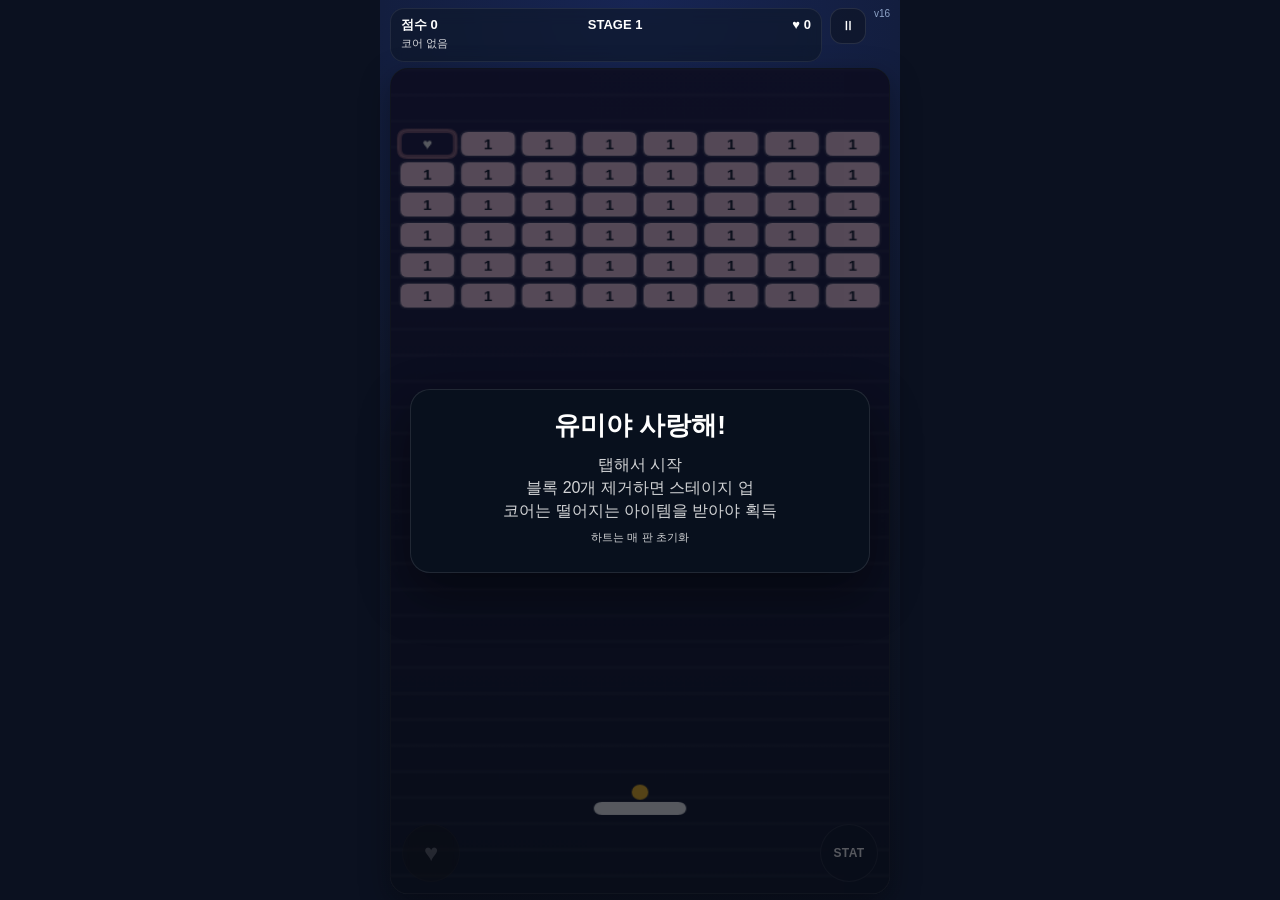
<file: index.html>
<!DOCTYPE html>
<html lang="ko">
<head>
<meta charset="utf-8" />
<meta name="viewport" content="width=device-width,initial-scale=1,viewport-fit=cover,user-scalable=no" />
<title>유미 벽돌깨기</title>
<meta name="theme-color" content="#0f172a" />
<meta name="apple-mobile-web-app-capable" content="yes" />
<meta name="apple-mobile-web-app-status-bar-style" content="black-translucent" />
<meta name="apple-mobile-web-app-title" content="유미 벽돌깨기" />
<link rel="manifest" href="./manifest.json?v=18" />
<link rel="apple-touch-icon" href="./apple-touch-icon.png?v=18" />
<style>
  :root{--bg:#0f172a;--bg2:#111827;--panel:rgba(15,23,42,0.66);--line:rgba(255,255,255,0.10);--text:#ffffff;--muted:rgba(255,255,255,0.82);--accent:#7dd3fc;--heart:#fb7185;--warn:#f59e0b;--danger:#ef4444;}
  *{box-sizing:border-box;-webkit-tap-highlight-color:transparent}
  html,body{margin:0;height:100%;background:#0b1120;color:var(--text);font-family:-apple-system,BlinkMacSystemFont,'Segoe UI',Roboto,sans-serif;overflow:hidden}
  body{display:flex;justify-content:center;align-items:stretch}
  .app{position:relative;width:100%;max-width:520px;height:100vh;display:flex;flex-direction:column;padding:8px 10px calc(env(safe-area-inset-bottom) + 6px);background:radial-gradient(circle at top,#172554 0%,#0f172a 55%,#0b1120 100%)}
  .topbar{display:grid;grid-template-columns:1fr auto auto;gap:8px;align-items:start;margin-bottom:6px}
  .hud{background:var(--panel);border:1px solid rgba(255,255,255,0.08);border-radius:14px;padding:8px 10px;line-height:1.25;min-height:54px;backdrop-filter:blur(8px)}
  .hud .row{display:flex;justify-content:space-between;gap:10px;font-weight:700;font-size:13px}
  .hud .sub{margin-top:4px;font-size:11px;color:var(--muted);min-height:16px;white-space:nowrap;overflow:hidden;text-overflow:ellipsis}
  .miniBtn{width:36px;height:36px;border-radius:12px;border:1px solid rgba(255,255,255,0.1);background:rgba(15,23,42,0.78);color:var(--text);font-weight:900;font-size:12px}
  .miniBtn:active{transform:scale(.97)}
  .gameWrap{position:relative;flex:1;min-height:0}
  canvas{display:block;width:100%;height:100%;border-radius:18px;border:1px solid #ffffff18;background:linear-gradient(180deg,#111827 0%,#0b1220 100%);box-shadow:0 10px 30px rgba(0,0,0,.35);touch-action:none}
  .corner{position:absolute;bottom:12px;width:58px;height:58px;border-radius:50%;display:flex;align-items:center;justify-content:center;border:1px solid var(--line);background:var(--panel);backdrop-filter:blur(6px);font-size:24px;font-weight:900;color:var(--text)}
  .corner.left{left:12px}
  .corner.right{right:12px;font-size:12px;letter-spacing:.4px}
  .corner.disabled{opacity:.35;filter:grayscale(1)}
  .overlay{position:absolute;inset:0;background:rgba(6,10,18,.68);display:none;align-items:center;justify-content:center;padding:16px;border-radius:18px}
  .overlay.show{display:flex}
  .panel{width:min(100%,460px);background:#09111ef0;border:1px solid var(--line);border-radius:20px;padding:18px;box-shadow:0 20px 50px rgba(0,0,0,.45)}
  .panel h2{margin:0 0 10px;font-size:26px;text-align:center}
  .panel p{margin:8px 0;color:var(--muted);text-align:center;line-height:1.45}
  .cards{display:grid;grid-template-columns:repeat(3,1fr);gap:10px;margin-top:14px}
  .card{border:1px solid var(--line);border-radius:16px;padding:12px;background:#132238;min-height:146px;display:flex;flex-direction:column;gap:6px;justify-content:space-between}
  .card.off{opacity:.42;filter:grayscale(.6)}
  .cost{font-size:12px;color:#ffd1dc;font-weight:800}
  .name{font-size:18px;font-weight:900}
  .desc{font-size:12px;color:var(--muted);line-height:1.3;white-space:pre-line}
  .delta{font-size:11px;color:#cde8ff}
  .buy{padding:8px 0;border:none;border-radius:12px;font-weight:900;background:#38bdf8;color:#062339}
  .closeRow{display:flex;justify-content:center;margin-top:12px}
  .closeBtn{padding:10px 18px;border:none;border-radius:12px;font-weight:900;background:#1f2937;color:var(--text);border:1px solid var(--line)}
  .stateList{display:grid;grid-template-columns:1fr 1fr;gap:8px 12px;font-size:13px;color:#dbeafe;margin-top:8px}
  .stateList div{padding:8px 10px;background:#112033;border-radius:12px;border:1px solid #ffffff12}
  .small{font-size:11px;color:var(--muted);text-align:center;margin-top:8px}
</style>
</head>
<body>
<div class="app">
  <div class="topbar">
    <div class="hud" id="hudMain">
      <div class="row"><span id="scoreText">점수 0</span><span id="stageText">STAGE 1</span><span id="heartText">♥ 0</span></div>
      <div class="sub" id="coreText">코어 없음</div>
    </div>
    <button class="miniBtn" id="pauseBtn">Ⅱ</button>
    <div style="display:flex;align-items:center;justify-content:center;font-size:10px;color:#8ea3c7">v16</div>
  </div>
  <div class="gameWrap">
    <canvas id="game" width="420" height="760"></canvas>
    <button class="corner left disabled" id="shopBtn">♥</button>
    <button class="corner right" id="statusBtn">STAT</button>

    <div class="overlay show" id="startOverlay"><div class="panel"><h2>유미야 사랑해!</h2><p>탭해서 시작<br>블록 20개 제거하면 스테이지 업<br>코어는 떨어지는 아이템을 받아야 획득</p><p class="small">하트는 매 판 초기화</p></div></div>
    <div class="overlay" id="messageOverlay"><div class="panel"><h2 id="messageTitle">유미야 사랑해!</h2><p id="messageBody">탭해서 계속</p></div></div>
    <div class="overlay" id="shopOverlay"><div class="panel"><h2>상점</h2><p>카드 1장 선택 시 즉시 적용되고 게임이 계속 진행돼.</p><div class="cards" id="cards"></div><div class="closeRow"><button class="closeBtn" id="shopCloseBtn">닫기</button></div></div></div>
    <div class="overlay" id="statusOverlay"><div class="panel"><h2>상태</h2><div class="stateList" id="stateList"></div><div class="closeRow"><button class="closeBtn" id="statusCloseBtn">닫기</button></div></div></div>
  </div>
</div>
<script>
(() => {
'use strict';
const VERSION = 'v16';
const canvas = document.getElementById('game');
const ctx = canvas.getContext('2d');
const W = canvas.width, H = canvas.height;
const shopBtn = document.getElementById('shopBtn');
const statusBtn = document.getElementById('statusBtn');
const pauseBtn = document.getElementById('pauseBtn');
const overlays = {
  start: document.getElementById('startOverlay'),
  msg: document.getElementById('messageOverlay'),
  shop: document.getElementById('shopOverlay'),
  status: document.getElementById('statusOverlay'),
};
const messageTitle = document.getElementById('messageTitle');
const messageBody = document.getElementById('messageBody');
const scoreText = document.getElementById('scoreText');
const stageText = document.getElementById('stageText');
const heartText = document.getElementById('heartText');
const coreText = document.getElementById('coreText');
const cardsBox = document.getElementById('cards');
const stateList = document.getElementById('stateList');
document.getElementById('shopCloseBtn').onclick = () => closeShop();
document.getElementById('statusCloseBtn').onclick = () => toggleStatus(false);

const CFG = {
  cols: 8,
  brickGap: 6,
  brickH: 22,
  topMargin: 58,
  side: 8,
  paddleY: H - 84,
  basePaddleW: 78,
  basePaddleH: 12,
  ballR: 7,
  coreDropChance: 0.017,
  coreDropVy: 1.9,
  heartEveryRows: 5,
  coreMaxLv: 10,
  coreLineInterval: 7000,
  bossDebuffInterval: 2000,
};
CFG.brickW = (W - CFG.side * 2 - CFG.brickGap * (CFG.cols - 1)) / CFG.cols;
CFG.rowPitch = CFG.brickH + CFG.brickGap;

const THEMES = [
  { top: '#1e1b4b', bottom: '#0f172a', block: '#f472b6', number: '#fbcfe8', boss: '#fb7185', accent: '#f9a8d4', line: '#fdf2f8' },
  { top: '#082f49', bottom: '#0f172a', block: '#38bdf8', number: '#bae6fd', boss: '#60a5fa', accent: '#7dd3fc', line: '#e0f2fe' },
  { top: '#312e81', bottom: '#0f172a', block: '#a78bfa', number: '#ddd6fe', boss: '#c084fc', accent: '#c4b5fd', line: '#f5f3ff' },
  { top: '#3f1d2e', bottom: '#0f172a', block: '#fb7185', number: '#fecdd3', boss: '#f97316', accent: '#fda4af', line: '#fff1f2' },
  { top: '#1f2937', bottom: '#0f172a', block: '#f8fafc', number: '#cbd5e1', boss: '#f59e0b', accent: '#fde68a', line: '#ffffff' }
];
function theme(){ return THEMES[Math.floor((state.stage - 1) / 10) % THEMES.length]; }


let state;

function resetState() {
  state = {
    running: false,
    paused: false,
    gameOver: false,
    gameOverPhase: 0,
    score: 0,
    stage: 1,
    killsInStage: 0,
    destroyedTotal: 0,
    rowsAdded: 0,
    hearts: 0,
    heartsSinceShop: 0,
    shopReady: false,
    coreLevels: { triangle: 0, long: 0, vlight: 0, hlight: 0 },
    upgrades: {
      crit: 0,
      attack: 1,
      maxBallBonus: 0,
      bomb: false,
      speed: 0,
      giantCard: 0,
      leftDrone: 0,
      rightDrone: 0,
      shields: 0,
    },
    balls: [],
    blocks: [],
    coreDrops: [],
    debuffs: [],
    projectiles: [],
    effects: [],
    texts: [],
    boss: null,
    bossIndex: 0,
    nextVlight: 0,
    nextHlight: 0,
    nextBossDebuff: 0,
    rowsTimer: 0,
    overlayMode: 'start',
    stageBossSpawnedFor: 0,
    heartRowsCounter: 0,
    dragActive: false,
    pointerX: W/2,
    shopCards: [],
  };

  const paddleScale = longScale();
  state.paddle = { x: W/2 - (CFG.basePaddleW*paddleScale)/2, y: CFG.paddleY, w: CFG.basePaddleW*paddleScale, h: CFG.basePaddleH };
  state.balls.push(makeBall(state.paddle.x + state.paddle.w/2, state.paddle.y - CFG.ballR - 2, 0, 0, true, 1));
  spawnInitialRows();
  updateHUD();
  showOverlay('start');
}

function makeBall(x,y,vx,vy,held=false,sizeMult=1){
  return {x,y,vx,vy,held,r:CFG.ballR*sizeMult,sizeMult, bombHits:0,bombReady:false};
}

function cloneBallFrom(ball, angle, speed){
  return makeBall(ball.x, ball.y, Math.cos(angle)*speed, Math.sin(angle)*speed, false, ball.sizeMult);
}

function longScale(){
  const lv = state?.coreLevels.long || 0;
  return 1 + (lv/10)*3; // lv10 => 4x
}

function triangleOutputs(){
  return 1 + (state.coreLevels.triangle||0);
}

function maxBalls(){
  const tri = state.coreLevels.triangle;
  const base = tri > 0 ? tri + 1 : 2;
  return base + state.upgrades.maxBallBonus;
}

function ballSpeed(){
  return 4.7 + state.upgrades.speed * 0.5;
}

function critChance(){ return Math.min(0.8, state.upgrades.crit * 0.05); }
function lineCount(type){
  const lv = state.coreLevels[type];
  if (lv >= 10) return 5;
  if (lv >= 7) return 4;
  if (lv >= 5) return 3;
  if (lv >= 3) return 2;
  if (lv >= 1) return 1;
  return 0;
}
function rowInterval(stage){
  if (stage >= 250) return 500;
  if (stage >= 200) return 700;
  if (stage >= 100) return 1000;
  if (stage >= 70) return 2000;
  if (stage >= 50) return 3000;
  if (stage >= 40) return 4000;
  if (stage >= 30) return 5000;
  if (stage >= 20) return 6000;
  if (stage >= 10) return 7000;
  return 8000;
}

function showOverlay(which){
  for (const k in overlays) overlays[k].classList.remove('show');
  if (which && overlays[which]) overlays[which].classList.add('show');
  state.overlayMode = which || null;
}

function addText(text,x,y,color='#fff',life=900,size=14){ state.texts.push({text,x,y,life,max:life,color,size}); }
function addEffect(obj){ state.effects.push(obj); }

function damageFloat(x,y,dmg,isCrit=false){
  addText((isCrit?'CRIT ':'') + (Math.round(dmg*100)/100), x, y, isCrit ? '#ff4d4f' : '#f8fafc', 750, isCrit?16:13);
}

function updateHUD(){
  scoreText.textContent = '점수 ' + state.score;
  stageText.textContent = 'STAGE ' + state.stage;
  heartText.textContent = '♥ ' + state.hearts;
  const c = state.coreLevels;
  const parts = [];
  if (c.triangle) parts.push('△ Lv' + c.triangle);
  if (c.long) parts.push('━ Lv' + c.long);
  if (c.vlight) parts.push('│⚡ Lv' + c.vlight);
  if (c.hlight) parts.push('─⚡ Lv' + c.hlight);
  if (!parts.length) parts.push('코어 없음');
  const fusion = [];
  if (state.upgrades.shields) fusion.push('실드 ' + state.upgrades.shields);
  if (state.upgrades.bomb) fusion.push('폭탄');
  coreText.textContent = parts.join(' · ') + (fusion.length ? ' | ' + fusion.join(' · ') : '');
  const ready = state.hearts >= 5 && state.heartsSinceShop >= 5;
  shopBtn.classList.toggle('disabled', !ready);
}

function strongestTierInfo(stage){
  if (stage === 1) return { base:1, strong:1, count:0 };
  const strong = 2 + Math.floor((stage - 2) / 6);
  const progress = ((stage - 2) % 6) + 1; //1..6
  const count = progress < 6 ? progress : CFG.cols;
  return { base: strong - 1, strong, count };
}

function makeBrick(col,rowY,hp,type='normal'){
  const x = CFG.side + col * (CFG.brickW + CFG.brickGap);
  return { x, y: rowY, w: CFG.brickW, h: CFG.brickH, hp, maxHp: hp, type };
}

function spawnRow(y, heart=false, eliteCount=0) {
  const info = strongestTierInfo(state.stage);
  const row = [];
  for (let c=0;c<CFG.cols;c++) row.push(makeBrick(c, y, info.base, 'normal'));
  let positions = [...Array(CFG.cols).keys()].sort(() => Math.random() - 0.5);
  for (let i=0;i<Math.min(info.count, CFG.cols);i++) row[positions[i]].hp = row[positions[i]].maxHp = info.strong;
  if (heart) {
    const idx = positions[CFG.cols-1] ?? Math.floor(Math.random()*CFG.cols);
    row[idx].type = 'heart';
    row[idx].hp = row[idx].maxHp = Math.max(1, info.base);
  }
  if (eliteCount > 0) {
    const pos2 = [...Array(CFG.cols).keys()].sort(() => Math.random() - 0.5).slice(0, eliteCount);
    for (const idx of pos2) {
      row[idx].type = 'elite';
      row[idx].hp = row[idx].maxHp = Math.max(info.strong, info.base + 1);
    }
  }
  state.blocks.push(...row);
}

function spawnInitialRows(){
  const rows = 6;
  for (let i=0;i<rows;i++) {
    const y = CFG.topMargin + i * CFG.rowPitch;
    spawnRow(y, i===0, 0);
  }
}

function addTopRow(){
  for (const b of state.blocks) b.y += CFG.rowPitch;
  if (state.boss) state.boss.y += CFG.rowPitch;
  state.rowsAdded++;
  state.heartRowsCounter++;
  let heart = false;
  if (state.heartRowsCounter >= CFG.heartEveryRows) {
    heart = true;
    state.heartRowsCounter = 0;
  }
  spawnRow(CFG.topMargin, heart, 0);
  if (state.blocks.some(b => b.y + b.h >= state.paddle.y - 2) || (state.boss && state.boss.y + state.boss.h >= state.paddle.y - 2)) {
    triggerGameOver();
  }
}

function spawnBossForStage(){
  if (state.stage % 10 !== 0 || state.stageBossSpawnedFor === state.stage) return;
  state.stageBossSpawnedFor = state.stage;
  state.bossIndex += 1;
  const hp = state.stage + 12; // restored from doubled to moderate original-ish
  state.boss = { x: CFG.side, y: CFG.topMargin - CFG.rowPitch*3, w: W - CFG.side*2, h: CFG.rowPitch*3 - CFG.brickGap, hp, maxHp: hp, halfTriggered:false, lastHitAt:0, debuffCount:0 };
  addText('BOSS 등장!', W/2, 160, '#fca5a5', 1200, 24);
}

function bossDebuffCount(){
  if (!state.boss || state.bossIndex < 11) return 0;
  return Math.min(10, Math.floor((state.bossIndex - 1) / 10));
}

function bossEliteCount(){
  if (state.bossIndex >= 111) return 10;
  return 5;
}

function triggerBossHalfPhase(){
  if (!state.boss || state.boss.halfTriggered) return;
  state.boss.halfTriggered = true;
  // elite blocks
  const eliteN = bossEliteCount();
  let attempts = 0;
  while (attempts < eliteN) {
    const col = Math.floor(Math.random()*CFG.cols);
    const row = Math.floor(Math.random()*5) + 1;
    const y = CFG.topMargin + row*CFG.rowPitch;
    const existing = state.blocks.find(b => Math.abs(b.x - (CFG.side + col*(CFG.brickW+CFG.brickGap))) < 1 && Math.abs(b.y - y) < 1);
    if (!existing) {
      const info = strongestTierInfo(state.stage);
      const hp = info.strong + Math.floor(state.stage/12);
      state.blocks.push({x: CFG.side + col*(CFG.brickW+CFG.brickGap), y, w: CFG.brickW, h: CFG.brickH, hp, maxHp: hp, type:'elite'});
      attempts++;
    } else { attempts++; }
  }
  addText('보스 분노!', W/2, 170, '#fb7185', 1400, 24);
  state.nextBossDebuff = 0;
}

function spawnDebuffBurst(){
  const count = bossDebuffCount();
  if (!count) return;
  for (let i=0;i<count;i++) {
    state.debuffs.push({ x: 30 + Math.random()*(W-60), y: 80 + Math.random()*40, vy: 2 + Math.random()*0.8, size: 15 });
  }
  addText('디버프 x' + count, W/2, 110, '#f87171', 900, 16);
}

function coreTypeName(type){ return ({triangle:'세모',long:'긴패들',vlight:'세로번개',hlight:'가로번개'})[type]||type; }

function spawnCoreDrop(x,y){
  const types = ['triangle','long','vlight','hlight'];
  const type = types[(Math.random()*types.length)|0];
  state.coreDrops.push({ x, y, vx: (Math.random()*2-1)*1.6, vy: CFG.coreDropVy + Math.random()*0.5, size: 18, type, collectDelay: 220 });
}

function gainCore(type){
  if (state.coreLevels[type] >= CFG.coreMaxLv) {
    addText('MAX', state.paddle.x + state.paddle.w/2, state.paddle.y - 18, '#7dd3fc', 700, 14);
    return;
  }
  state.coreLevels[type] += 1;
  if (type === 'long') state.paddle.w = CFG.basePaddleW * longScale();
  updateHUD();
  const label = state.coreLevels[type] === 1 ? 'NEW' : 'Lv Up';
  addText(label, state.paddle.x + state.paddle.w/2, state.paddle.y - 20, '#7dd3fc', 800, 16);
  addEffect({type:'flash', t:0, dur:220});
}

function lowerRandomCore(){
  const keys = Object.keys(state.coreLevels).filter(k => state.coreLevels[k] > 0);
  if (!keys.length) return false;
  const k = keys[(Math.random()*keys.length)|0];
  state.coreLevels[k]--;
  if (k === 'long') state.paddle.w = CFG.basePaddleW * longScale();
  updateHUD();
  addText(coreTypeName(k)+' Lv Down', W/2, state.paddle.y - 24, '#f87171', 900, 16);
  return true;
}

function damageBoss(amount, x, y){
  const now = performance.now();
  if (!state.boss || now - state.boss.lastHitAt < 55) return false;
  state.boss.lastHitAt = now;
  state.boss.hp -= amount;
  damageFloat(x, y, amount, false);
  if (!state.boss.halfTriggered && state.boss.hp <= state.boss.maxHp * 0.5) triggerBossHalfPhase();
  if (state.boss.hp <= 0) {
    state.hearts += 3; state.heartsSinceShop += 3;
    addText('+3 ♥', W/2, 140, '#fb7185', 1200, 20);
    state.boss = null;
    updateHUD();
  }
  return true;
}

function tryCrit(){ return Math.random() < critChance(); }

function hitBrick(brick, damage, ball){
  if (!brick) return;
  const isCrit = tryCrit();
  const dealt = damage * (isCrit ? 2 : 1);
  brick.hp -= dealt;
  damageFloat(ball.x, ball.y, dealt, isCrit);
  if (brick.type === 'heart' && brick.hp <= 0) {
    state.hearts += 1;
    state.heartsSinceShop += 1;
    addText('+1 ♥', brick.x+brick.w/2, brick.y+brick.h/2, '#fb7185', 1000, 16);
    addEffect({type:'heartBurst', x:brick.x+brick.w/2, y:brick.y+brick.h/2, t:0, dur:550});
    updateHUD();
  }
  if (brick.hp <= 0) {
    removeBlock(brick);
    if (Math.random() < CFG.coreDropChance && brick.type !== 'heart' && brick.type !== 'elite') spawnCoreDrop(brick.x + brick.w/2, brick.y + brick.h/2);
  }
}

function removeBlock(brick){
  const idx = state.blocks.indexOf(brick);
  if (idx >= 0) state.blocks.splice(idx,1);
  state.score += 1;
  state.destroyedTotal += 1;
  state.killsInStage += 1;
  if (state.killsInStage >= 20) {
    state.killsInStage = 0;
    state.stage += 1;
    addText('STAGE ' + state.stage, W/2, 150, '#f8fafc', 900, 20);
    spawnBossForStage();
  }
  updateHUD();
}

function explodeAt(x,y){
  addEffect({type:'explosion', x,y, t:0, dur:500});
  addText('BOOM!', x, y, '#f59e0b', 700, 18);
  for (const b of [...state.blocks]) {
    const cx = b.x + b.w/2, cy = b.y + b.h/2;
    if (Math.hypot(cx-x, cy-y) < 72) {
      b.hp -= 2;
      damageFloat(cx, cy, 2, false);
      if (b.type === 'heart' && b.hp <= 0) {
        state.hearts += 1; state.heartsSinceShop += 1; updateHUD(); addText('+1 ♥', cx, cy, '#fb7185', 900, 16);
      }
      if (b.hp <= 0) removeBlock(b);
    }
  }
}

function openShop(){
  if (state.gameOver) return;
  if (!(state.hearts >= 5 && state.heartsSinceShop >= 5)) return;
  state.paused = true;
  state.shopCards = rollShopCards();
  renderShopCards();
  showOverlay('shop');
}

function closeShop(consumed=false){
  if (state.overlayMode !== 'shop') return;
  state.heartsSinceShop = 0;
  updateHUD();
  state.paused = false;
  showOverlay(null);
}

function toggleStatus(force){
  const open = force===undefined ? state.overlayMode !== 'status' : force;
  if (open) {
    renderStatus();
    state.paused = true;
    showOverlay('status');
  } else {
    state.paused = false;
    showOverlay(null);
  }
}

function rollShopCards(){
  const pool5 = [
    {price:5,name:'치명타 +5%',desc:'치명타 확률 +5%',delta:()=>'현재 ' + (state.upgrades.crit*5) + '% → ' + ((state.upgrades.crit+1)*5) + '%',apply:()=>state.upgrades.crit+=1},
    {price:5,name:'공격력 +0.25',desc:'공 기본 데미지 +0.25',delta:()=>'현재 ' + state.upgrades.attack.toFixed(2) + ' → ' + (state.upgrades.attack+0.25).toFixed(2),apply:()=>state.upgrades.attack+=0.25},
    {price:5,name:'최대 공 +1 (25%)',desc:'25% 확률로 최대 공 한도 +1',delta:()=>'현재 ' + maxBalls() + ' → ? ',apply:()=>{ if (Math.random()<0.25){ state.upgrades.maxBallBonus += 1; addText('최대 공 증가!', W/2, state.paddle.y - 36, '#7dd3fc', 900, 16); } else { addText('꽝!', W/2, state.paddle.y - 36, '#f8fafc', 700, 16); } }},
  ];
  const pool10 = [
    {price:10,name:'폭탄',desc:'5번 패들 반사마다 1회 폭발',delta:()=>(state.upgrades.bomb?'이미 장착':'새 효과'),apply:()=>state.upgrades.bomb=true},
    {price:10,name:'거대 공',desc:'랜덤 공 1개를 2배\n모두 크면 랜덤 1개를 3배',delta:()=>'현재 공 강화',apply:()=>applyGiantBall()},
    {price:10,name:'속도 +0.5',desc:'공 이동속도 증가',delta:()=>'현재 ' + ballSpeed().toFixed(1) + ' → ' + (ballSpeed()+0.5).toFixed(1),apply:()=>state.upgrades.speed+=1},
  ];
  const pool15 = [
    {price:15,name:'뿅뿅이',desc:'왼쪽 드론 미사일 +0.5',delta:()=>'Lv ' + state.upgrades.leftDrone + ' → ' + (state.upgrades.leftDrone+1),apply:()=>state.upgrades.leftDrone+=1},
    {price:15,name:'뾱뾱이',desc:'오른쪽 드론 미사일 +0.5',delta:()=>'Lv ' + state.upgrades.rightDrone + ' → ' + (state.upgrades.rightDrone+1),apply:()=>state.upgrades.rightDrone+=1},
    {price:15,name:'실드 +1',desc:'보스 디버프 1회 방어',delta:()=>'현재 ' + state.upgrades.shields + ' → ' + Math.min(10,state.upgrades.shields+1),apply:()=>state.upgrades.shields=Math.min(10,state.upgrades.shields+1)},
  ];
  const groups=[pool5,pool10,pool15];
  const cards=[];
  for(let i=0;i<3;i++){
    const g=groups[(Math.random()*groups.length)|0];
    cards.push(g[(Math.random()*g.length)|0]);
  }
  return cards;
}

function renderShopCards(){
  cardsBox.innerHTML='';
  state.shopCards.forEach((card,idx)=>{
    const affordable = state.hearts >= card.price;
    const el = document.createElement('div');
    el.className = 'card' + (affordable ? '' : ' off');
    el.innerHTML = '<div class="cost">' + card.price + ' ♥</div><div class="name">' + card.name + '</div><div class="desc">' + card.desc + '</div><div class="delta">' + card.delta() + '</div>';
    const btn=document.createElement('button'); btn.className='buy'; btn.textContent='구매'; btn.disabled=!affordable;
    btn.onclick=()=>{ if(state.hearts<card.price)return; state.hearts-=card.price; card.apply(); updateHUD(); closeShop(true); };
    el.appendChild(btn); cardsBox.appendChild(el);
  });
}

function renderStatus(){
  stateList.innerHTML='';
  const items = [
    ['공격력', state.upgrades.attack.toFixed(2)],
    ['치명타', (state.upgrades.crit*5)+'%'],
    ['속도', ballSpeed().toFixed(1)],
    ['최대 공', maxBalls()],
    ['폭탄', state.upgrades.bomb ? 'ON' : 'OFF'],
    ['실드', state.upgrades.shields],
    ['뿅뿅이', 'Lv ' + state.upgrades.leftDrone],
    ['뾱뾱이', 'Lv ' + state.upgrades.rightDrone],
    ['세모', 'Lv ' + state.coreLevels.triangle],
    ['긴 패들', 'Lv ' + state.coreLevels.long],
    ['세로 번개', 'Lv ' + state.coreLevels.vlight],
    ['가로 번개', 'Lv ' + state.coreLevels.hlight],
  ];
  for (const [k,v] of items){ const d=document.createElement('div'); d.textContent=k+': '+v; stateList.appendChild(d); }
}

function applyGiantBall(){
  if (!state.balls.length) return;
  const tier2 = state.balls.filter(b => b.sizeMult >= 2).length;
  if (tier2 < state.balls.length) {
    const pool = state.balls.filter(b => b.sizeMult < 2);
    const b = pool[(Math.random()*pool.length)|0];
    b.sizeMult = 2; b.r = CFG.ballR*2;
    addText('거대 공!', b.x, b.y, '#fbbf24', 900, 16);
  } else {
    const b = state.balls[(Math.random()*state.balls.length)|0];
    b.sizeMult = Math.max(b.sizeMult, 3); b.r = CFG.ballR*b.sizeMult;
    addText('초거대 공!', b.x, b.y, '#f59e0b', 900, 16);
  }
}

function launchHeldBalls(targetX, targetY){
  const held = state.balls.filter(b=>b.held);
  if (!held.length) return;
  const originX = state.paddle.x + state.paddle.w/2;
  const originY = state.paddle.y;
  const dx = targetX - originX;
  let dy = targetY - originY; if (dy > -20) dy = -20;
  const len = Math.hypot(dx,dy)||1; const sp = ballSpeed();
  if (held.length === 1) {
    held[0].held=false; held[0].vx = dx/len*sp; held[0].vy = dy/len*sp;
  } else {
    const spread = Math.min(Math.PI/2.8, 0.2 + held.length*0.08);
    for (let i=0;i<held.length;i++) {
      const t = held.length===1?0.5:i/(held.length-1);
      const ang = Math.atan2(dy,dx) - spread/2 + spread*t;
      held[i].held=false; held[i].vx=Math.cos(ang)*sp; held[i].vy=Math.sin(ang)*sp;
    }
  }
  state.running = true; showOverlay(null);
}

function movePaddle(clientX){
  const rect = canvas.getBoundingClientRect();
  const x = (clientX - rect.left) * (W / rect.width);
  state.paddle.x = Math.max(0, Math.min(W - state.paddle.w, x - state.paddle.w/2));
  for (const b of state.balls) if (b.held){ b.x = state.paddle.x + state.paddle.w/2; b.y = state.paddle.y - b.r - 2; }
}

function triggerGameOver(){
  if (state.gameOver) return;
  state.gameOver = true;
  state.running = false;
  state.paused = true;
  state.gameOverPhase = 1;
  messageTitle.textContent = '게임 오버';
  messageBody.textContent = '당신은 유미에게 ' + Math.floor(state.score/20) + '번 사랑한다고 말했습니다!\n탭해서 계속';
  showOverlay('msg');
}

function handleOverlayTap(){
  if (state.overlayMode === 'start') {
    showOverlay(null); state.running = true; state.paused = false; return;
  }
  if (state.overlayMode === 'msg') {
    if (state.gameOverPhase === 1) {
      state.gameOverPhase = 2;
      messageTitle.textContent = '유미야 사랑해!';
      messageBody.textContent = '더 많이 사랑을 고백해보세요!\n다시 탭하면 새 게임';
      return;
    }
    resetState();
    return;
  }
}

function pointInRect(x,y,r){ return x >= r.x && x <= r.x+r.w && y >= r.y && y <= r.y+r.h; }

function onTap(clientX, clientY){
  if (state.overlayMode === 'shop' || state.overlayMode === 'status') return;
  if (state.overlayMode === 'start' || state.overlayMode === 'msg') { handleOverlayTap(); return; }
  const rect = canvas.getBoundingClientRect();
  const x = (clientX - rect.left) * (W / rect.width);
  const y = (clientY - rect.top) * (H / rect.height);
  if (state.balls.some(b=>b.held)) launchHeldBalls(x,y);
}

function spawnProjectile(fromX, fromY, angle, power){
  const sp = 6.5;
  state.projectiles.push({x:fromX,y:fromY,vx:Math.cos(angle)*sp,vy:Math.sin(angle)*sp,r:4,damage:0.5+power*0.5});
}

let droneSweep = 0;

function update(dt){
  if (state.paused || state.gameOver) return;
  if (state.running) {
    state.rowsTimer += dt;
    const interval = rowInterval(state.stage);
    while (state.rowsTimer >= interval) {
      state.rowsTimer -= interval;
      addTopRow();
    }
  }

  const now = performance.now();
  if (state.running && state.coreLevels.vlight && now >= state.nextVlight) { fireLine('vlight'); state.nextVlight = now + CFG.coreLineInterval; }
  if (state.running && state.coreLevels.hlight && now >= state.nextHlight) { fireLine('hlight'); state.nextHlight = now + CFG.coreLineInterval; }

  if (state.boss && state.boss.halfTriggered && bossDebuffCount() > 0 && now >= state.nextBossDebuff) {
    spawnDebuffBurst();
    state.nextBossDebuff = now + CFG.bossDebuffInterval;
  }

  // drones
  droneSweep += dt * 0.0018;
  if (state.running && (state.upgrades.leftDrone || state.upgrades.rightDrone)) {
    if (!state.nextDroneFire) state.nextDroneFire = 0;
    state.nextDroneFire -= dt;
    if (state.nextDroneFire <= 0) {
      state.nextDroneFire = 550;
      const swing = Math.sin(droneSweep) * (Math.PI/4);
      if (state.upgrades.leftDrone) spawnProjectile(state.paddle.x + state.paddle.w*0.35, state.paddle.y - 20, -Math.PI/2 + swing, state.upgrades.leftDrone);
      if (state.upgrades.rightDrone) spawnProjectile(state.paddle.x + state.paddle.w*0.65, state.paddle.y - 20, -Math.PI/2 - swing, state.upgrades.rightDrone);
    }
  }

  // projectiles
  for (const p of [...state.projectiles]) {
    p.x += p.vx; p.y += p.vy;
    if (state.boss && pointInRect(p.x,p.y,{x:state.boss.x,y:state.boss.y,w:state.boss.w,h:state.boss.h})) {
      damageBoss(p.damage, p.x, p.y); state.projectiles.splice(state.projectiles.indexOf(p),1); continue;
    }
    let hit = null;
    for (const b of state.blocks) if (pointInRect(p.x,p.y,b)) { hit = b; break; }
    if (hit) { hitBrick(hit,p.damage,{x:p.x,y:p.y}); state.projectiles.splice(state.projectiles.indexOf(p),1); continue; }
    if (p.x<0||p.x>W||p.y<0||p.y>H) state.projectiles.splice(state.projectiles.indexOf(p),1);
  }

  // debuffs
  for (const d of [...state.debuffs]) {
    d.y += d.vy;
    if (d.y > H + 20) { state.debuffs.splice(state.debuffs.indexOf(d),1); continue; }
    if (d.y + d.size >= state.paddle.y && d.x >= state.paddle.x && d.x <= state.paddle.x + state.paddle.w) {
      if (state.upgrades.shields > 0) { state.upgrades.shields--; addText('SHIELD!', d.x, d.y, '#93c5fd', 900, 16); }
      else { lowerRandomCore(); }
      state.debuffs.splice(state.debuffs.indexOf(d),1); updateHUD();
    }
  }

  // core drops
  for (const it of [...state.coreDrops]) {
    it.collectDelay -= dt;
    it.x += it.vx; it.y += it.vy;
    if (it.x < it.size/2 || it.x > W-it.size/2) { it.vx *= -1; it.x = Math.max(it.size/2, Math.min(W-it.size/2, it.x)); }
    if (it.y > H + 24) { state.coreDrops.splice(state.coreDrops.indexOf(it),1); continue; }
    if (it.collectDelay <= 0 && it.y + it.size >= state.paddle.y && it.x >= state.paddle.x && it.x <= state.paddle.x + state.paddle.w) {
      gainCore(it.type); state.coreDrops.splice(state.coreDrops.indexOf(it),1);
    }
  }

  // balls
  for (const ball of [...state.balls]) {
    if (ball.held) { ball.x = state.paddle.x + state.paddle.w/2; ball.y = state.paddle.y - ball.r - 2; continue; }
    ball.x += ball.vx; ball.y += ball.vy;
    if (ball.x - ball.r <= 0) { ball.x = ball.r; ball.vx *= -1; }
    if (ball.x + ball.r >= W) { ball.x = W-ball.r; ball.vx *= -1; }
    if (ball.y - ball.r <= 0) { ball.y = ball.r; ball.vy *= -1; }
    if (ball.y - ball.r > H + 40) { state.balls.splice(state.balls.indexOf(ball),1); if (!state.balls.length) triggerGameOver(); continue; }

    // paddle
    const pr = {x:state.paddle.x, y:state.paddle.y, w:state.paddle.w, h:state.paddle.h};
    if (circleRect(ball, pr) && ball.vy > 0) {
      ball.bombHits += 1;
      if (state.upgrades.bomb && ball.bombHits >= 5) {
        ball.bombReady = true;
        ball.bombHits = 5;
        addText('폭탄 준비!', ball.x, ball.y-16, '#f59e0b', 600, 13);
      }
      const rel = (ball.x - (state.paddle.x + state.paddle.w/2)) / (state.paddle.w/2);
      const baseAngle = -Math.PI/2 + rel * 0.9;
      const desired = triangleOutputs();
      const cap = maxBalls();
      if (state.coreLevels.triangle > 0 && state.balls.length < cap) {
        const possible = Math.min(desired, cap - (state.balls.length - 1));
        const sp = ballSpeed();
        const arr = [];
        const spread = Math.min(1.8, 0.35 + possible*0.08);
        for (let i=0;i<possible;i++) {
          const t = possible===1?0.5:i/(possible-1);
          const ang = baseAngle - spread/2 + spread*t;
          arr.push(cloneBallFrom(ball, ang, sp));
        }
        const idx = state.balls.indexOf(ball); if (idx>=0) state.balls.splice(idx,1);
        state.balls.push(...arr);
        continue;
      } else {
        const sp = ballSpeed();
        ball.vx = Math.cos(baseAngle) * sp; ball.vy = Math.sin(baseAngle) * sp; ball.y = state.paddle.y - ball.r - 1;
      }
    }

    // boss collision
    if (state.boss && circleRect(ball, {x:state.boss.x,y:state.boss.y,w:state.boss.w,h:state.boss.h})) {
      const dmg = state.upgrades.attack;
      const was = damageBoss(dmg, ball.x, ball.y);
      if (ball.bombReady) { explodeAt(ball.x, ball.y); ball.bombReady = false; ball.bombHits = 0; }
      // bounce
      if (ball.y < state.boss.y + 8 || ball.y > state.boss.y + state.boss.h - 8) ball.vy *= -1;
      else ball.vx *= -1;
      continue;
    }

    // bricks
    let hitBrickObj = null;
    for (const b of state.blocks) if (circleRect(ball,b)) { hitBrickObj = b; break; }
    if (hitBrickObj) {
      hitBrick(hitBrickObj, state.upgrades.attack, ball);
      if (ball.bombReady) { explodeAt(ball.x, ball.y); ball.bombReady=false; ball.bombHits=0; }
      // bounce estimate
      const cx = hitBrickObj.x + hitBrickObj.w/2, cy = hitBrickObj.y + hitBrickObj.h/2;
      const dx = ball.x - cx, dy = ball.y - cy;
      if (Math.abs(dx/hitBrickObj.w) > Math.abs(dy/hitBrickObj.h)) ball.vx *= -1; else ball.vy *= -1;
    }
  }

  // float texts/effects
  for (const t of [...state.texts]) { t.life -= dt; t.y -= dt*0.02; if (t.life<=0) state.texts.splice(state.texts.indexOf(t),1); }
  for (const e of [...state.effects]) { e.t += dt; if (e.t >= e.dur) state.effects.splice(state.effects.indexOf(e),1); }
}

function fireLine(type){
  const count = lineCount(type); if (!count) return;
  const used = new Set();
  for (let i=0;i<count;i++) {
    let idx = 0;
    do { idx = (Math.random()*CFG.cols)|0; } while (used.has(idx) && used.size < CFG.cols);
    used.add(idx);
    if (type === 'vlight') {
      const x = CFG.side + idx*(CFG.brickW+CFG.brickGap) + CFG.brickW/2;
      addEffect({type:'vline',x,t:0,dur:280});
      for (const b of [...state.blocks]) {
        if (x >= b.x && x <= b.x+b.w) { b.hp -= 1; damageFloat(x, b.y+b.h/2, 1, false); if (b.type==='heart' && b.hp<=0){state.hearts++;state.heartsSinceShop++;updateHUD();addText('+1 ♥',x,b.y,'#fb7185',900,16);} if (b.hp<=0) removeBlock(b); }
      }
      if (state.boss && x >= state.boss.x && x <= state.boss.x+state.boss.w) damageBoss(1, x, state.boss.y + state.boss.h/2);
    } else {
      const possibleRows = [...new Set(state.blocks.map(b => b.y))];
      if (!possibleRows.length) continue;
      const y = possibleRows[(Math.random()*possibleRows.length)|0] + CFG.brickH/2;
      addEffect({type:'hline',y,t:0,dur:280});
      for (const b of [...state.blocks]) {
        if (y >= b.y && y <= b.y+b.h) { b.hp -= 1; damageFloat(b.x+b.w/2, y, 1, false); if (b.type==='heart' && b.hp<=0){state.hearts++;state.heartsSinceShop++;updateHUD();addText('+1 ♥',b.x,y,'#fb7185',900,16);} if (b.hp<=0) removeBlock(b); }
      }
      if (state.boss && y >= state.boss.y && y <= state.boss.y+state.boss.h) damageBoss(1, state.boss.x+state.boss.w/2, y);
    }
  }
  updateHUD();
}

function circleRect(ball, rect){
  const cx = Math.max(rect.x, Math.min(ball.x, rect.x+rect.w));
  const cy = Math.max(rect.y, Math.min(ball.y, rect.y+rect.h));
  const dx = ball.x - cx, dy = ball.y - cy;
  return dx*dx + dy*dy <= ball.r*ball.r;
}


function drawBrick(b){
  const t = theme();
  let fill = t.block;
  let stroke = 'rgba(255,255,255,0.12)';
  if (b.type==='elite') fill = '#8b5cf6';
  else if (b.type==='heart') {
    const pulse = 0.86 + Math.sin(performance.now() / 180) * 0.14;
    ctx.save();
    ctx.globalAlpha = pulse;
    rr(b.x,b.y,b.w,b.h,6,'#fb7185','rgba(255,255,255,0.4)');
    ctx.restore();
    ctx.save();
    ctx.strokeStyle='rgba(253,164,175,0.45)';
    ctx.lineWidth=4;
    rr(b.x-1,b.y-1,b.w+2,b.h+2,7,null,'rgba(253,164,175,0.45)');
    ctx.restore();
    ctx.fillStyle='#fff';
    ctx.font='bold 14px sans-serif';
    ctx.textAlign='center';
    ctx.fillText('♥', b.x+b.w/2, b.y+b.h/2+5);
    return;
  } else {
    fill = t.number;
  }
  rr(b.x,b.y,b.w,b.h,6,fill,stroke);
  ctx.fillStyle='#0f172a';
  ctx.font='bold 13px sans-serif';
  ctx.textAlign='center';
  ctx.fillText(String(Math.max(1,Math.ceil(b.hp))), b.x+b.w/2, b.y+b.h/2+5);
}


function rr(x,y,w,h,r,fill,stroke){
  ctx.beginPath();
  ctx.moveTo(x+r,y); ctx.lineTo(x+w-r,y); ctx.quadraticCurveTo(x+w,y,x+w,y+r);
  ctx.lineTo(x+w,y+h-r); ctx.quadraticCurveTo(x+w,y+h,x+w-r,y+h);
  ctx.lineTo(x+r,y+h); ctx.quadraticCurveTo(x,y+h,x,y+h-r);
  ctx.lineTo(x,y+r); ctx.quadraticCurveTo(x,y,x+r,y);
  ctx.closePath(); ctx.fillStyle=fill; ctx.fill(); if(stroke){ctx.strokeStyle=stroke; ctx.stroke();}
}

function drawEffects(){
  for (const e of state.effects) {
    const p = e.t/e.dur;
    if (e.type==='flash') {
      ctx.fillStyle = 'rgba(125,211,252,' + (0.18*(1-p)) + ')'; ctx.fillRect(0,0,W,H);
    } else if (e.type==='heartBurst') {
      for (let i=0;i<8;i++){
        const a = (Math.PI*2/8)*i + p*2; const r = 10 + p*22;
        ctx.fillStyle = 'rgba(251,113,133,' + (1-p) + ')';
        ctx.beginPath(); ctx.arc(e.x + Math.cos(a)*r, e.y + Math.sin(a)*r, 3*(1-p)+1, 0, Math.PI*2); ctx.fill();
      }
    } else if (e.type==='explosion') {
      ctx.strokeStyle = 'rgba(245,158,11,' + (1-p) + ')'; ctx.lineWidth=4; ctx.beginPath(); ctx.arc(e.x,e.y,18+p*42,0,Math.PI*2); ctx.stroke();
    } else if (e.type==='vline') {
      ctx.strokeStyle='rgba(56,189,248,' + (1-p) + ')'; ctx.lineWidth=6; ctx.beginPath(); ctx.moveTo(e.x, CFG.topMargin); ctx.lineTo(e.x, H-40); ctx.stroke();
    } else if (e.type==='hline') {
      ctx.strokeStyle='rgba(56,189,248,' + (1-p) + ')'; ctx.lineWidth=6; ctx.beginPath(); ctx.moveTo(CFG.side, e.y); ctx.lineTo(W-CFG.side, e.y); ctx.stroke();
    }
  }
}


function drawBoss(){
  const b = state.boss; if (!b) return;
  const t = theme();
  rr(b.x,b.y,b.w,b.h,14,t.boss,'rgba(255,255,255,0.25)');
  const ratio = Math.max(0,b.hp/b.maxHp);
  ctx.strokeStyle='rgba(255,255,255,0.45)'; ctx.lineWidth=2;
  if (ratio < 0.75) { ctx.beginPath(); ctx.moveTo(b.x + 80, b.y + 20); ctx.lineTo(b.x + 130, b.y + 54); ctx.lineTo(b.x + 102, b.y + 82); ctx.stroke(); }
  if (ratio < 0.5) { ctx.beginPath(); ctx.moveTo(b.x + b.w - 90, b.y + 14); ctx.lineTo(b.x + b.w - 138, b.y + 48); ctx.lineTo(b.x + b.w - 98, b.y + 86); ctx.stroke(); }
  if (ratio < 0.25) { ctx.beginPath(); ctx.moveTo(b.x + b.w/2, b.y + 10); ctx.lineTo(b.x + b.w/2 - 30, b.y + 40); ctx.lineTo(b.x + b.w/2 + 20, b.y + 90); ctx.stroke(); }
  ctx.fillStyle='#fff';
  ctx.font='bold 18px sans-serif'; ctx.textAlign='center';
  ctx.fillText('BOSS ' + Math.ceil(b.hp), b.x + b.w/2, b.y + b.h/2 + 6);
}



function drawCoreDrop(it){
  const t = theme();
  const pulse = 0.92 + Math.sin(performance.now() / 150 + it.x) * 0.08;
  ctx.save();
  ctx.translate(it.x,it.y);
  ctx.rotate((it.rot||0) + performance.now()*0.002 + it.x*0.01);
  ctx.scale(pulse,pulse);
  ctx.lineWidth=2.5;
  ctx.beginPath();
  ctx.arc(0,0,18,0,Math.PI*2);
  ctx.fillStyle='rgba(15,23,42,0.72)';
  ctx.fill();
  ctx.strokeStyle=t.accent;
  ctx.stroke();
  ctx.strokeStyle='#ffffff';
  ctx.fillStyle=t.accent;
  if (it.type==='triangle') {
    ctx.beginPath(); ctx.moveTo(0,-14); ctx.lineTo(-13,10); ctx.lineTo(13,10); ctx.closePath(); ctx.fill(); ctx.stroke();
  } else if (it.type==='long') {
    rr(-22,-6,44,12,6,t.accent,'#ffffff');
  } else if (it.type==='vlight') {
    ctx.beginPath(); ctx.moveTo(0,-16); ctx.lineTo(-6,-2); ctx.lineTo(1,-2); ctx.lineTo(-5,16); ctx.lineTo(7,1); ctx.lineTo(0,1); ctx.closePath(); ctx.fill(); ctx.stroke();
  } else if (it.type==='hlight') {
    ctx.rotate(Math.PI/2);
    ctx.beginPath(); ctx.moveTo(0,-16); ctx.lineTo(-6,-2); ctx.lineTo(1,-2); ctx.lineTo(-5,16); ctx.lineTo(7,1); ctx.lineTo(0,1); ctx.closePath(); ctx.fill(); ctx.stroke();
  }
  ctx.restore();
}



function drawPaddle(){
  rr(state.paddle.x, state.paddle.y, state.paddle.w, state.paddle.h, 7, '#ffffff');
  if (state.coreLevels.triangle > 0) {
    ctx.fillStyle = theme().accent;
    ctx.beginPath();
    ctx.moveTo(state.paddle.x + state.paddle.w/2, state.paddle.y - 24);
    ctx.lineTo(state.paddle.x + state.paddle.w/2 - 18, state.paddle.y);
    ctx.lineTo(state.paddle.x + state.paddle.w/2 + 18, state.paddle.y);
    ctx.closePath();
    ctx.fill();
  }
  if (state.upgrades.shields > 0) {
    ctx.strokeStyle='rgba(125,211,252,.9)'; ctx.lineWidth=3;
    for (let i=0;i<Math.min(10,state.upgrades.shields);i++) {
      const py = state.paddle.y - 6 - i*3;
      ctx.beginPath(); ctx.moveTo(state.paddle.x+5,py); ctx.lineTo(state.paddle.x+state.paddle.w-5,py); ctx.stroke();
    }
  }
}


function drawBalls(){
  for (const b of state.balls) {
    ctx.beginPath(); ctx.arc(b.x,b.y,b.r,0,Math.PI*2); ctx.fillStyle='#fbbf24'; ctx.fill();
    if (b.sizeMult >= 2) { ctx.strokeStyle='rgba(255,255,255,.7)'; ctx.lineWidth=2; ctx.stroke(); }
    if (b.bombReady) { ctx.strokeStyle='rgba(245,158,11,.95)'; ctx.lineWidth=3; const pulse = 2 + Math.sin(performance.now()*0.01)*1.5; ctx.beginPath(); ctx.arc(b.x,b.y,b.r+pulse,0,Math.PI*2); ctx.stroke(); }
  }
}


function drawProjectiles(){
  for (const p of state.projectiles) {
    ctx.strokeStyle = p.color || '#fb7185';
    ctx.lineWidth = 2;
    ctx.beginPath();
    ctx.moveTo(p.x, p.y);
    ctx.lineTo(p.x - p.vx * 2, p.y - p.vy * 2);
    ctx.stroke();
  }
}



function drawDebuffs(){
  ctx.strokeStyle='#ef4444'; ctx.lineWidth=3; ctx.fillStyle='rgba(239,68,68,.18)';
  for (const d of state.debuffs){
    ctx.beginPath(); ctx.arc(d.x,d.y,d.size,0,Math.PI*2); ctx.fill(); ctx.stroke();
    ctx.beginPath(); ctx.moveTo(d.x-8,d.y-8); ctx.lineTo(d.x+8,d.y+8); ctx.moveTo(d.x+8,d.y-8); ctx.lineTo(d.x-8,d.y+8); ctx.stroke();
  }
}


function drawTexts(){
  for (const t of state.texts) {
    ctx.globalAlpha = Math.max(0, t.life/t.max);
    ctx.fillStyle=t.color; ctx.font='bold '+t.size+'px sans-serif'; ctx.textAlign='center'; ctx.fillText(t.text,t.x,t.y);
    ctx.globalAlpha=1;
  }
}


function draw(){
  const t = theme();
  const g = ctx.createLinearGradient(0,0,0,H);
  g.addColorStop(0,t.top); g.addColorStop(1,t.bottom);
  ctx.fillStyle=g; ctx.fillRect(0,0,W,H);
  ctx.strokeStyle='rgba(255,255,255,.04)';
  for(let y=0;y<H;y+=24){ ctx.beginPath(); ctx.moveTo(0,y); ctx.lineTo(W,y); ctx.stroke(); }

  if (state.effects) drawEffects();
  if (state.beams) {
    for (const beam of state.beams) {
      ctx.strokeStyle = beam.color || t.accent;
      ctx.lineWidth = 4;
      ctx.globalAlpha = 0.7;
      ctx.beginPath();
      if (beam.type === 'v') { ctx.moveTo(beam.x, CFG.topMargin - 8); ctx.lineTo(beam.x, state.paddle.y + 18); }
      else { ctx.moveTo(0, beam.y); ctx.lineTo(W, beam.y); }
      ctx.stroke();
      ctx.globalAlpha = 1;
    }
  }
  for (const b of state.blocks) drawBrick(b);
  drawBoss();
  drawProjectiles();
  drawDebuffs();
  for (const it of state.coreDrops) drawCoreDrop(it);
  drawPaddle();
  drawBalls();
  if (state.upgrades.leftDrone){ ctx.fillStyle='#fb7185'; ctx.beginPath(); ctx.arc(state.paddle.x + state.paddle.w/2 - 24, state.paddle.y-20, 8, 0, Math.PI*2); ctx.fill(); ctx.fillStyle='#fff'; ctx.font='bold 10px sans-serif'; ctx.textAlign='center'; ctx.fillText('♥', state.paddle.x + state.paddle.w/2 - 24, state.paddle.y - 17); }
  if (state.upgrades.rightDrone){ ctx.fillStyle='#f9a8d4'; ctx.beginPath(); ctx.arc(state.paddle.x + state.paddle.w/2 + 24, state.paddle.y-20, 8, 0, Math.PI*2); ctx.fill(); ctx.fillStyle='#fff'; ctx.font='bold 10px sans-serif'; ctx.textAlign='center'; ctx.fillText('♥', state.paddle.x + state.paddle.w/2 + 24, state.paddle.y - 17); }
  drawTexts();
  if (!state.running && !state.gameOver && state.overlayMode===null) {
    ctx.fillStyle='rgba(255,255,255,.18)'; ctx.font='bold 22px sans-serif'; ctx.textAlign='center'; ctx.fillText('탭해서 시작', W/2, H/2);
  }
}


let last = performance.now();
function loop(now){
  const dt = Math.min(33, now-last); last=now;
  update(dt); draw(); requestAnimationFrame(loop);
}
requestAnimationFrame(loop);

pauseBtn.onclick = () => { if (state.gameOver || state.overlayMode==='shop' || state.overlayMode==='status') return; state.paused = !state.paused; pauseBtn.textContent = state.paused ? '▶' : 'Ⅱ'; if (!state.paused && state.overlayMode===null) state.running = true; };
shopBtn.onclick = () => openShop();
statusBtn.onclick = () => toggleStatus();

canvas.addEventListener('touchstart', e => { e.preventDefault(); const t = e.touches[0]; movePaddle(t.clientX); onTap(t.clientX, t.clientY); }, {passive:false});
canvas.addEventListener('touchmove', e => { e.preventDefault(); const t = e.touches[0]; movePaddle(t.clientX); }, {passive:false});
canvas.addEventListener('mousedown', e => { movePaddle(e.clientX); onTap(e.clientX, e.clientY); });
canvas.addEventListener('mousemove', e => { if (e.buttons===1) movePaddle(e.clientX); });

overlays.start.addEventListener('click', handleOverlayTap);
overlays.msg.addEventListener('click', handleOverlayTap);

resetState();
})();
</script>
</body>
</html>
</file>
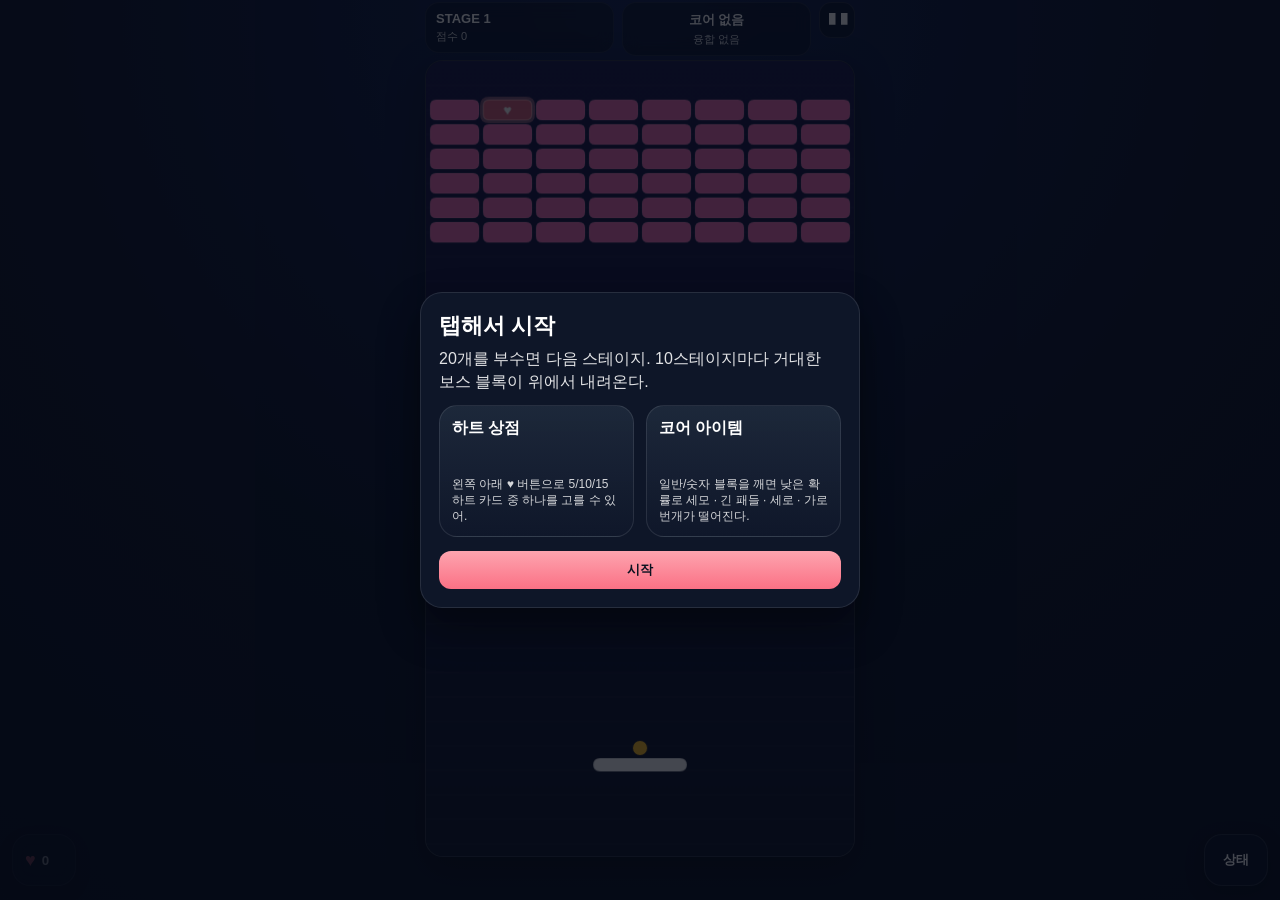
<file: index 2.html>
<!DOCTYPE html>
<html lang="ko">
<head>
  <meta charset="UTF-8" />
  <meta name="viewport" content="width=device-width, initial-scale=1.0, viewport-fit=cover" />
  <meta name="theme-color" content="#0f172a" />
  <meta name="apple-mobile-web-app-capable" content="yes" />
  <meta name="apple-mobile-web-app-status-bar-style" content="black-translucent" />
  <meta name="apple-mobile-web-app-title" content="유미 벽돌깨기" />
  <title>유미 벽돌깨기</title>
  
  
  <style>
* { box-sizing: border-box; }
html, body {
  margin: 0;
  padding: 0;
  background: #0b1220;
  color: #fff;
  font-family: -apple-system, BlinkMacSystemFont, "Segoe UI", Roboto, sans-serif;
}
body { min-height: 100vh; }
.app {
  min-height: 100vh;
  display: flex;
  flex-direction: column;
  align-items: center;
  justify-content: flex-start;
  padding: env(safe-area-inset-top) 8px calc(8px + env(safe-area-inset-bottom));
  position: relative;
  background: radial-gradient(circle at top, #172554 0%, #0f172a 55%, #0b1120 100%);
}
.topbar {
  width: min(98vw, 430px);
  display: grid;
  grid-template-columns: 1fr 1fr auto;
  gap: 8px;
  align-items: start;
  margin: 2px 0 4px;
}
.stat-group {
  background: rgba(15, 23, 42, 0.66);
  border: 1px solid rgba(255,255,255,0.08);
  border-radius: 14px;
  padding: 8px 10px;
  backdrop-filter: blur(8px);
  min-height: 48px;
}
.stat-group.center { text-align: center; }
.stat-group > div:first-child { font-size: 13px; font-weight: 800; }
.stat-group > div:last-child { font-size: 11px; opacity: 0.82; margin-top: 3px; }
.pause-btn {
  align-self: stretch;
  width: 36px;
  height: 36px;
  border: none;
  border-radius: 12px;
  background: rgba(15,23,42,0.78);
  color: #fff;
  font-weight: 900;
  font-size: 12px;
  border: 1px solid rgba(255,255,255,0.1);
}
#game {
  width: min(98vw, 430px);
  height: auto;
  border-radius: 18px;
  border: 1px solid rgba(255,255,255,0.12);
  box-shadow: 0 12px 36px rgba(0,0,0,0.35);
  display: block;
  touch-action: none;
  background: linear-gradient(180deg, #0f172a 0%, #111827 100%);
}
.corner-btn {
  position: fixed;
  bottom: calc(14px + env(safe-area-inset-bottom));
  min-width: 64px;
  min-height: 52px;
  border: none;
  border-radius: 18px;
  padding: 8px 12px;
  font-weight: 800;
  background: rgba(15,23,42,0.85);
  color: #fff;
  border: 1px solid rgba(255,255,255,0.1);
  box-shadow: 0 6px 18px rgba(0,0,0,0.25);
  backdrop-filter: blur(8px);
}
.shop-btn { left: 12px; display: flex; align-items: center; gap: 6px; }
.shop-btn .heart { font-size: 18px; color: #fb7185; }
.shop-btn.disabled { opacity: 0.4; }
.status-btn { right: 12px; }
.overlay.hidden { display: none; }
.overlay {
  position: fixed;
  inset: 0;
  background: rgba(3,7,18,0.74);
  display: flex;
  align-items: center;
  justify-content: center;
  padding: 20px;
  z-index: 20;
}
.modal {
  width: min(94vw, 440px);
  max-height: 90vh;
  overflow-y: auto;
  background: rgba(15,23,42,0.96);
  border: 1px solid rgba(255,255,255,0.1);
  border-radius: 22px;
  box-shadow: 0 20px 40px rgba(0,0,0,0.4);
  padding: 18px;
}
.modal h2 {
  margin: 0 0 6px;
  font-size: 22px;
}
.modal p { margin: 0 0 12px; line-height: 1.45; color: rgba(255,255,255,0.88); }
.cards {
  display: grid;
  gap: 12px;
}
.cards.cols-3 {
  grid-template-columns: repeat(3, 1fr);
}
.cards.cols-2 {
  grid-template-columns: repeat(2, 1fr);
}
.card {
  border-radius: 18px;
  padding: 12px;
  background: linear-gradient(180deg, rgba(30,41,59,0.95) 0%, rgba(15,23,42,1) 100%);
  border: 1px solid rgba(255,255,255,0.1);
  min-height: 132px;
  display: flex;
  flex-direction: column;
  justify-content: space-between;
  gap: 8px;
}
.card h3 { margin: 0; font-size: 16px; }
.card .cost { font-size: 12px; font-weight: 800; color: #fda4af; }
.card .desc { font-size: 12px; color: rgba(255,255,255,0.82); line-height: 1.35; }
.card button, .modal .ghost-btn, .modal .primary-btn {
  border: none;
  border-radius: 12px;
  padding: 10px 12px;
  font-weight: 800;
  color: #08111f;
}
.card button, .modal .primary-btn { background: linear-gradient(180deg, #fda4af 0%, #fb7185 100%); }
.card button.disabled { opacity: 0.4; }
.modal .ghost-btn {
  background: rgba(255,255,255,0.08);
  color: #fff;
  border: 1px solid rgba(255,255,255,0.1);
}
.modal .actions {
  display: flex;
  gap: 10px;
  margin-top: 14px;
}
.kv { display: grid; grid-template-columns: 1fr auto; gap: 8px; padding: 6px 0; border-bottom: 1px solid rgba(255,255,255,0.08); font-size: 13px; }
.kv:last-child { border-bottom: none; }
.big-love {
  font-size: 32px;
  font-weight: 900;
  text-align: center;
  color: #fda4af;
  text-shadow: 0 0 18px rgba(251,113,133,0.5);
}
.center-note { text-align: center; }
@media (max-width: 420px) {
  .cards.cols-3 { grid-template-columns: 1fr; }
  .cards.cols-2 { grid-template-columns: 1fr; }
}

.card .preview { color: #fde68a; font-weight: 700; }

</style>
</head>
<body>
  <div class="app">
    <div class="topbar">
      <div class="stat-group left">
        <div id="stageInfo">STAGE 1</div>
        <div id="scoreInfo">점수 0</div>
      </div>
      <div class="stat-group center">
        <div id="itemLevelInfo">코어 없음</div>
        <div id="fusionInfo">융합 없음</div>
      </div>
      <button id="pauseBtn" class="pause-btn" aria-label="일시정지">❚❚</button>
    </div>

    <canvas id="game" width="420" height="780"></canvas>

    <button id="shopBtn" class="corner-btn shop-btn" aria-label="상점">
      <span class="heart">♥</span>
      <span id="heartCount">0</span>
    </button>

    <button id="statusBtn" class="corner-btn status-btn" aria-label="상태">상태</button>

    <div id="overlay" class="overlay hidden"></div>
  </div>

  <script>
const canvas = document.getElementById('game');
const ctx = canvas.getContext('2d');

const stageInfoEl = document.getElementById('stageInfo');
const scoreInfoEl = document.getElementById('scoreInfo');
const itemLevelInfoEl = document.getElementById('itemLevelInfo');
const fusionInfoEl = document.getElementById('fusionInfo');
const pauseBtn = document.getElementById('pauseBtn');
const shopBtn = document.getElementById('shopBtn');
const heartCountEl = document.getElementById('heartCount');
const statusBtn = document.getElementById('statusBtn');
const overlayEl = document.getElementById('overlay');

const W = canvas.width;
const H = canvas.height;
const STORAGE_KEY = 'yumi_brick_breaker_stage_shop_v14';

const THEMES = [
  { top: '#1e1b4b', bottom: '#0f172a', block: '#f472b6', number: '#fbcfe8', boss: '#fb7185', accent: '#f9a8d4', line: '#fdf2f8' },
  { top: '#082f49', bottom: '#0f172a', block: '#38bdf8', number: '#bae6fd', boss: '#60a5fa', accent: '#7dd3fc', line: '#e0f2fe' },
  { top: '#312e81', bottom: '#0f172a', block: '#a78bfa', number: '#ddd6fe', boss: '#c084fc', accent: '#c4b5fd', line: '#f5f3ff' },
  { top: '#3f1d2e', bottom: '#0f172a', block: '#fb7185', number: '#fecdd3', boss: '#f97316', accent: '#fda4af', line: '#fff1f2' },
  { top: '#1f2937', bottom: '#0f172a', block: '#f8fafc', number: '#cbd5e1', boss: '#f59e0b', accent: '#fde68a', line: '#ffffff' }
];

const BRICK = {
  cols: 8,
  gap: 4,
  height: 20,
  top: 38,
};
BRICK.width = Math.floor((W - 8 - BRICK.gap * (BRICK.cols - 1)) / BRICK.cols);
BRICK.left = 4;
const ROW_STEP = BRICK.height + BRICK.gap;
const START_ROWS = 6;
const BASE_PADDLE = { width: 92, height: 13, y: H - 96 };
const BALL_RADIUS = 7;
const BASE_BALL_SPEED = 5.2;
const LOVE_DELAY = 3000;
const LASER_INTERVAL = 7000;
const MISSILE_INTERVAL = 380;
const MAX_STAGE_ROW_INTERVAL = 8000;
const CORE_DROP_CHANCE = 0.018;

const save = loadSave();
const state = {
  stage: 1,
  score: 0,
  totalLove: save.totalLove || 0,
  runLove: 0,
  destroyedThisStage: 0,
  destroyedTotal: 0,
  status: 'start', // start, playing, paused, shop, status, choose, love, gameover1, gameover2
  previousStatus: 'start',
  rowTimer: 0,
  lastTime: 0,
  bossStage: false,
  bossSpawnAnim: 0,
  bossHp: 0,
  bossMaxHp: 0,
  hearts: 0,
  comboTextUntil: 0,
  comboText: '',
  overlaysLocked: false,
  particles: [],
  floatingTexts: [],
  missiles: [],
  beams: [],
  lastVerticalAt: 0,
  lastHorizontalAt: 0,
  lastMissileAt: 0,
  pauseRequested: false,
  loveUntil: 0,
  gameOverTapCount: 0,
  selectedCoreUntil: 0,
  shopOffers: [],
  heartCycleProgress: 0,
  heartScheduledRows: randomHeartRows(),
  shopCharge: 0,
  itemLevels: {
    triangle: 0,
    long: 0,
    vlaser: 0,
    hlaser: 0,
  },
  upgrades: {
    crit: 0,
    attack: 0,
    maxBallBonus: 0,
    bomb: 0,
    giantBall: 0,
    speed: 0,
    leftDrone: 0,
    rightDrone: 0,
    shield: 0,
  },
};

const paddle = {
  x: W / 2 - BASE_PADDLE.width / 2,
  y: BASE_PADDLE.y,
  width: BASE_PADDLE.width,
  height: BASE_PADDLE.height,
};

let bricks = [];
let balls = [];
let drones = [];
let items = [];
let debuffs = [];


function updateHUD() {
  stageInfoEl.textContent = `STAGE ${state.stage}`;
  scoreInfoEl.textContent = `점수 ${Math.floor(state.score)}`;
  heartCountEl.textContent = String(state.hearts);

  const coreParts = [];
  if (state.itemLevels.triangle > 0) coreParts.push(`△ Lv${state.itemLevels.triangle}`);
  if (state.itemLevels.long > 0) coreParts.push(`━ Lv${state.itemLevels.long}`);
  if (state.itemLevels.vlaser > 0) coreParts.push(`│⚡ Lv${state.itemLevels.vlaser}`);
  if (state.itemLevels.hlaser > 0) coreParts.push(`─⚡ Lv${state.itemLevels.hlaser}`);
  itemLevelInfoEl.textContent = coreParts.length ? coreParts.join('  ') : '코어 없음';

  const fusionParts = [];
  if (state.upgrades.crit > 0) fusionParts.push(`치명 ${state.upgrades.crit * 5}%`);
  if (state.upgrades.attack > 0) fusionParts.push(`공격 +${(state.upgrades.attack * 0.25).toFixed(2)}`);
  if (state.upgrades.maxBallBonus > 0) fusionParts.push(`최대공 +${state.upgrades.maxBallBonus}`);
  if (state.upgrades.bomb > 0) fusionParts.push(`폭탄 Lv${state.upgrades.bomb}`);
  if (state.upgrades.giantBall > 0) fusionParts.push(`거대공 Lv${state.upgrades.giantBall}`);
  if (state.upgrades.speed > 0) fusionParts.push(`속도 +${(state.upgrades.speed * 0.5).toFixed(1)}`);
  if (state.upgrades.leftDrone > 0) fusionParts.push(`좌드론 Lv${state.upgrades.leftDrone}`);
  if (state.upgrades.rightDrone > 0) fusionParts.push(`우드론 Lv${state.upgrades.rightDrone}`);
  if (state.upgrades.shield > 0) fusionParts.push(`실드 ${state.upgrades.shield}`);
  fusionInfoEl.textContent = fusionParts.length ? fusionParts.join(' · ') : '융합 없음';

  if (state.hearts >= 5 && state.shopCharge >= 5) shopBtn.classList.remove('disabled');
  else shopBtn.classList.add('disabled');
}


function loadSave() {
  try {
    return JSON.parse(localStorage.getItem(STORAGE_KEY)) || {};
  } catch {
    return {};
  }
}

function persistSave() {
  localStorage.setItem(STORAGE_KEY, JSON.stringify({
    totalLove: state.totalLove,
  }));
}

function theme() {
  return THEMES[Math.floor((state.stage - 1) / 10) % THEMES.length];
}

function nowMs() { return performance.now(); }
function clamp(v, min, max) { return Math.max(min, Math.min(max, v)); }
function rand(min, max) { return min + Math.random() * (max - min); }
function choice(arr) { return arr[Math.floor(Math.random() * arr.length)]; }
function randomHeartRows() {
  const rows = new Set();
  while (rows.size < 2) rows.add(1 + Math.floor(Math.random() * 5));
  return [...rows];
}

function mainFusionText() {
  const i = state.itemLevels;
  if (i.vlaser > 0 && i.hlaser > 0) return '융합: 십자 번개';
  if (i.triangle > 0 && i.long > 0) return '융합: 와이드 스플릿';
  if (i.triangle > 0) return '융합: 스플릿';
  if (i.long > 0) return '융합: 와이드';
  if (i.vlaser > 0) return '융합: 세로 번개';
  if (i.hlaser > 0) return '융합: 가로 번개';
  return '융합 없음';
}

function coreLevelText() {
  const entries = [];
  if (state.itemLevels.triangle) entries.push(`세모 Lv.${state.itemLevels.triangle}`);
  if (state.itemLevels.long) entries.push(`패들 Lv.${state.itemLevels.long}`);
  if (state.itemLevels.vlaser) entries.push(`세로 Lv.${state.itemLevels.vlaser}`);
  if (state.itemLevels.hlaser) entries.push(`가로 Lv.${state.itemLevels.hlaser}`);
  return entries.length ? entries.join(' · ') : '코어 없음';
}

function randomCoreType() {
  return choice(['triangle', 'long', 'vlaser', 'hlaser']);
}

function spawnCoreDropFromBrick(brick) {
  items.push({
    x: brick.x + brick.width / 2,
    y: brick.y + brick.height / 2,
    vy: 1.75,
    vx: rand(-1.15, 1.15),
    wobble: rand(0, Math.PI * 2),
    rotation: rand(-0.2, 0.2),
    spin: rand(-0.04, 0.04),
    type: randomCoreType(),
    size: 23,
    collectAfter: nowMs() + 700,
  });
}

function attackPower() { return 1 + state.upgrades.attack * 0.25; }
function critChance() { return state.upgrades.crit * 0.05; }
function ballSpeed() { return BASE_BALL_SPEED + state.upgrades.speed * 0.5; }
function shieldCount() { return state.upgrades.shield || 0; }
function longMultiplier() {
  const lv = state.itemLevels.long;
  if (lv <= 0) return 1;
  return 1 + (3 * lv) / 10; // Lv10 => x4.0 (old Lv3 scale)
}
function maxBallCount() {
  const base = Math.max(1, state.itemLevels.triangle + 1);
  return base + (state.upgrades.maxBallBonus || 0);
}

function splitCountForLevel() {
  const lv = state.itemLevels.triangle;
  if (lv <= 0) return 0;
  return lv + 1;
}
function lightningCount(lv) {
  if (lv <= 0) return 0;
  if (lv >= 10) return 5;
  if (lv >= 7) return 4;
  if (lv >= 5) return 3;
  if (lv >= 3) return 2;
  return 1;
}
function dronePower(side) {
  const v = side === 'left' ? state.upgrades.leftDrone : state.upgrades.rightDrone;
  return v * 0.5;
}

function bossNumber() { return Math.floor(state.stage / 10); }
function bossDebuffCount() {
  const n = bossNumber();
  if (n < 11) return 0;
  if (n >= 101) return 10;
  return Math.min(10, Math.floor((n - 1) / 10));
}
function bossReinforcementCount() {
  const n = bossNumber();
  if (n >= 111) return 10;
  return 5;
}
function bossDebuffInterval() {
  return bossNumber() >= 121 ? 1500 : 2000;
}
function strongestBlockHp() {
  const plan = currentNumberBlockPlan();
  return Math.max(1, plan.hp);
}

function rowIntervalMs() {
  if (state.stage >= 250) return 500;
  if (state.stage >= 200) return 700;
  if (state.stage >= 100) return 1000;
  if (state.stage >= 70) return 2000;
  const bucket = Math.floor((state.stage - 1) / 10);
  return Math.max(3000, 8000 - bucket * 1000);
}

function currentNumberBlockPlan() {
  if (state.stage === 1) return { hp: 1, count: 0 };
  const cycleIndex = state.stage - 2;
  return {
    hp: 2 + Math.floor(cycleIndex / 6),
    count: Math.min(BRICK.cols, 1 + (cycleIndex % 6)),
  };
}

function addFloatingText(text, x, y, color = '#ffffff', size = 16) {
  state.floatingTexts.push({ text, x, y, color, size, until: nowMs() + 900 });
}

function addParticles(x, y, color, count = 12, speed = 2.4) {
  for (let i = 0; i < count; i += 1) {
    const angle = Math.random() * Math.PI * 2;
    const s = rand(0.4, speed);
    state.particles.push({ x, y, vx: Math.cos(angle) * s, vy: Math.sin(angle) * s, size: rand(2, 4), color, until: nowMs() + rand(300, 700) });
  }
}

function makeBall(x, y, angle = -Math.PI / 2, radius = BALL_RADIUS) {
  const speed = ballSpeed();
  return {
    x,
    y,
    vx: Math.cos(angle) * speed,
    vy: Math.sin(angle) * speed,
    r: radius,
    held: false,
    paddleHits: 0,
    skipSplitUntil: 0,
    bombReady: false,
  };
}

function resetPaddle() {
  paddle.width = BASE_PADDLE.width * longMultiplier();
  paddle.height = BASE_PADDLE.height;
  paddle.x = clamp(paddle.x, 0, W - paddle.width);
}

function syncHeldBalls() {
  const held = balls.filter((b) => b.held);
  if (!held.length) return;
  const center = paddle.x + paddle.width / 2;
  const spread = Math.min(10, paddle.width / 6);
  held.forEach((ball, idx) => {
    const offset = (idx - (held.length - 1) / 2) * spread;
    ball.x = center + offset;
    ball.y = paddle.y - 10;
    ball.vx = 0;
    ball.vy = 0;
  });
}

function launchHeldBalls(targetX, targetY) {
  const held = balls.filter((b) => b.held);
  if (!held.length) return;
  let dx = targetX - (paddle.x + paddle.width / 2);
  let dy = targetY - paddle.y;
  if (dy > -30) dy = -30;
  const baseAngle = Math.atan2(dy, dx);
  const fan = held.length > 1 ? Math.min(Math.PI / 3, held.length * 0.08) : 0;
  held.forEach((ball, idx) => {
    const offset = held.length > 1 ? (-fan / 2) + (fan * idx) / (held.length - 1) : 0;
    ball.held = false;
    const speed = ballSpeed();
    ball.vx = Math.cos(baseAngle + offset) * speed;
    ball.vy = Math.sin(baseAngle + offset) * speed;
  });
  state.status = 'playing';
}

function createBrick(col, row, type = 'normal', hp = 1) {
  const x = BRICK.left + col * (BRICK.width + BRICK.gap);
  const y = BRICK.top + row * ROW_STEP;
  return {
    x,
    y,
    col,
    row,
    width: BRICK.width,
    height: BRICK.height,
    type,
    hp,
    maxHp: hp,
  };
}

function allBlocksCleared() {
  return bricks.every((b) => b.destroyed || b.type === 'boss');
}

function createStageRows() {
  bricks = [];
  resetPaddle();
  state.heartCycleProgress = 0;
  state.heartScheduledRows = randomHeartRows();
  const heartCol = Math.floor(rand(0, BRICK.cols));
  const numberPlan = currentNumberBlockPlan();
  const protectedCols = new Set();
  if (numberPlan.count > 0) {
    while (protectedCols.size < numberPlan.count) protectedCols.add(Math.floor(rand(0, BRICK.cols)));
  }
  for (let r = 0; r < START_ROWS; r += 1) {
    for (let c = 0; c < BRICK.cols; c += 1) {
      let type = 'normal';
      let hp = 1;
      if (r === 0 && c === heartCol) {
        type = 'heart';
      } else if (protectedCols.has(c) && r >= START_ROWS - 2) {
        type = 'number';
        hp = numberPlan.hp;
      }
      bricks.push(createBrick(c, r, type, hp));
    }
  }
}

function maybeMarkNewRowHeart(newRowBricks) {
  state.heartCycleProgress += 1;
  if (state.heartScheduledRows.includes(state.heartCycleProgress) && newRowBricks.length) {
    const pool = newRowBricks.filter((b) => b.type !== 'heart');
    const target = choice(pool.length ? pool : newRowBricks);
    target.type = 'heart';
    target.hp = 1;
    target.maxHp = 1;
  }
  if (state.heartCycleProgress >= 5) {
    state.heartCycleProgress = 0;
    state.heartScheduledRows = randomHeartRows();
  }
}

function createBossStage() {
  if (bricks.some((b) => !b.destroyed && b.type === 'boss')) return;
  const hp = state.stage + 10;
  state.bossMaxHp = hp;
  state.bossHp = hp;
  const spawnY = BRICK.top - 3 * ROW_STEP;
  bricks.push({
    x: BRICK.left,
    y: spawnY,
    targetY: BRICK.top,
    width: W - 8,
    height: BRICK.height * 3 + BRICK.gap * 2,
    type: 'boss',
    hp,
    maxHp: hp,
    destroyed: false,
  });
}

function initStage() {
  state.rowTimer = 0;
  state.bossStage = state.stage % 10 === 0;
  state.destroyedThisStage = 0;
  if (!balls.length) {
    balls = [makeBall(paddle.x + paddle.width / 2, paddle.y - 12)];
    balls[0].held = true;
  }
  syncHeldBalls();
  updateHUD();
}

function fullReset() {
  state.stage = 1;
  state.score = 0;
  state.runLove = 0;
  state.destroyedThisStage = 0;
  state.destroyedTotal = 0;
  state.status = 'start';
  state.previousStatus = 'start';
  state.lastVerticalAt = nowMs();
  state.lastHorizontalAt = nowMs();
  state.lastMissileAt = nowMs();
  state.gameOverTapCount = 0;
  state.shopOffers = [];
  state.heartCycleProgress = 0;
  state.heartScheduledRows = randomHeartRows();
  state.hearts = 0;
  state.shopCharge = 0;
  state.itemLevels = { triangle: 0, long: 0, vlaser: 0, hlaser: 0 };
  state.upgrades = {
    crit: 0,
    attack: 0,
    maxBallBonus: 0,
    bomb: 0,
    giantBall: 0,
    speed: 0,
    leftDrone: 0,
    rightDrone: 0,
    shield: 0,
  };
  bricks = [];
  balls = [];
  items = [];
  debuffs = [];
  state.particles = [];
  state.floatingTexts = [];
  state.missiles = [];
  state.beams = [];
  paddle.x = W / 2 - BASE_PADDLE.width / 2;
  resetPaddle();
  createStageRows();
  initStage();
}

function update(dt) {
  if (state.status === 'love') {
    if (nowMs() >= state.loveUntil) {
      closeOverlay();
      balls = balls.length ? balls : [makeBall(paddle.x + paddle.width / 2, paddle.y - 12)];
      balls.forEach((b) => { b.paddleHits = 0; });
      state.status = 'playing';
    }
    return;
  }
  if (state.status !== 'playing') return;

  updateBossAnimation(dt);
  updateRows(dt);
  updateAbilities(dt);
  updateBossDebuffs();
  updateItems();
  updateBalls(dt);
  updateEffects(dt);
  syncHeldBalls();
  checkDanger();
  updateHUD();
}

function openOverlay(html) {
  overlayEl.innerHTML = html;
  overlayEl.classList.remove('hidden');
}
function closeOverlay() {
  overlayEl.classList.add('hidden');
  overlayEl.innerHTML = '';
}

function showStartOverlay() {
  state.status = 'start';
  openOverlay(`
    <div class="modal">
      <h2>탭해서 시작</h2>
      <p>20개를 부수면 다음 스테이지. 10스테이지마다 거대한 보스 블록이 위에서 내려온다.</p>
      <div class="cards cols-2">
        <div class="card"><h3>하트 상점</h3><div class="desc">왼쪽 아래 ♥ 버튼으로 5/10/15 하트 카드 중 하나를 고를 수 있어.</div></div>
        <div class="card"><h3>코어 아이템</h3><div class="desc">일반/숫자 블록을 깨면 낮은 확률로 세모 · 긴 패들 · 세로 · 가로 번개가 떨어진다.</div></div>
      </div>
      <div class="actions"><button id="startRunBtn" class="primary-btn" style="flex:1">시작</button></div>
    </div>
  `);
  document.getElementById('startRunBtn').onclick = () => {
    closeOverlay();
    state.status = 'playing';
  };
}

function showGameOverOverlay() {
  state.status = 'gameover1';
  state.gameOverTapCount = 0;
  openOverlay(`
    <div class="modal center-note">
      <h2>게임 오버</h2>
      <p>당신은 유미에게 <strong>${state.runLove}번</strong> 사랑한다고 말했습니다!</p>
      <p>한 번 탭해서 계속.</p>
    </div>
  `);
}

function advanceGameOverTap() {
  if (state.status === 'gameover1') {
    state.status = 'gameover2';
    openOverlay(`
      <div class="modal center-note">
        <h2>더 많이 사랑을 고백해보세요!</h2>
        <p>한 번 더 탭하면 처음으로 돌아갑니다.</p>
      </div>
    `);
    return;
  }
  if (state.status === 'gameover2') {
    closeOverlay();
    fullReset();
    showStartOverlay();
  }
}

function offerPreview(offer) {
  switch (offer.key) {
    case 'crit': {
      const cur = Math.round(critChance() * 100);
      return `현재 ${cur}% → ${cur + 5}%`;
    }
    case 'attack': {
      const cur = attackPower();
      return `현재 ${cur.toFixed(2)} → ${(cur + 0.25).toFixed(2)}`;
    }
    case 'addBall': {
      const cur = maxBallCount();
      return `현재 최대 ${cur}개 → ${cur + 1}개 (성공 시)`;
    }
    case 'bomb': {
      const cur = state.upgrades.bomb;
      return cur > 0 ? `현재 활성 → 폭발 반경 강화` : '5회 반사마다 1회 폭발';
    }
    case 'giantBall': {
      return '현재 공 중 하나가 2배, 이미 모두 2배면 하나가 3배';
    }
    case 'speed': {
      const cur = ballSpeed();
      return `현재 ${cur.toFixed(1)} → ${(cur + 0.5).toFixed(1)}`;
    }
    case 'leftDrone': {
      const cur = dronePower('left');
      return `현재 ${cur.toFixed(1)} → ${(cur + 0.5).toFixed(1)}`;
    }
    case 'rightDrone': {
      const cur = dronePower('right');
      return `현재 ${cur.toFixed(1)} → ${(cur + 0.5).toFixed(1)}`;
    }
    case 'shield': {
      const cur = shieldCount();
      return `현재 ${cur}개 → ${Math.min(10, cur + 1)}개`;
    }
    default:
      return '';
  }
}

function showPauseOverlay() {
  state.previousStatus = state.status;
  state.status = 'paused';
  openOverlay(`
    <div class="modal center-note">
      <h2>일시정지</h2>
      <p>왼쪽 아래 ♥ 상점, 오른쪽 아래 상태 버튼도 사용할 수 있어.</p>
      <div class="actions">
        <button id="resumeBtn" class="primary-btn" style="flex:1">계속</button>
      </div>
    </div>
  `);
  document.getElementById('resumeBtn').onclick = () => {
    closeOverlay();
    state.status = 'playing';
  };
}

function shopPool() {
  return [
    { key: 'crit', cost: 5, title: '치명타 +5%', desc: '공의 치명타 확률이 5% 증가', apply: () => state.upgrades.crit += 1 },
    { key: 'attack', cost: 5, title: '공격력 +0.25', desc: '공격력이 0.25 증가', apply: () => state.upgrades.attack += 1 },
    { key: 'addBall', cost: 5, title: '최대 공 +1 (25%)', desc: '25% 확률로 최대 공 개수가 1 증가', apply: () => tryIncreaseMaxBall() },
    { key: 'bomb', cost: 10, title: '폭탄', desc: '패들에 5번 맞을 때마다 1회 폭탄 충전, 다음 충돌 때 주변에 2 데미지', apply: () => state.upgrades.bomb += 1 },
    { key: 'giantBall', cost: 10, title: '거대 공', desc: '현재 공 중 랜덤 1개를 2배로, 이미 모두 2배면 1개를 3배로', apply: () => upgradeRandomBallSize() },
    { key: 'speed', cost: 10, title: '속도 +0.5', desc: '공 기본 속도 +0.5', apply: () => state.upgrades.speed += 1 },
    { key: 'leftDrone', cost: 15, title: '뿅뿅이', desc: '왼쪽 하트 드론 공격력 +0.5', apply: () => state.upgrades.leftDrone += 1 },
    { key: 'rightDrone', cost: 15, title: '뾱뾱이', desc: '오른쪽 하트 드론 공격력 +0.5', apply: () => state.upgrades.rightDrone += 1 },
    { key: 'shield', cost: 15, title: '실드 +1', desc: '보스 디버프 1개를 막는 패들 실드 추가', apply: () => state.upgrades.shield = Math.min(10, (state.upgrades.shield || 0) + 1) },
  ];
}

function makeShopOffers() {
  const costs = [5, 10, 15].map(() => choice([5, 10, 15]));
  const pool = shopPool();
  return costs.map((cost) => choice(pool.filter((p) => p.cost === cost)));
}

function showShopOverlay() {
  state.previousStatus = state.status;
  state.status = 'shop';
  state.shopOffers = makeShopOffers();
  openOverlay(`
    <div class="modal">
      <h2>하트 상점</h2>
      <p>하트를 써서 능력치를 올려. 닫으면 다시 하트 5개를 더 모을 때까지 상점을 열 수 없어.</p>
      <div class="cards cols-3" id="shopCards"></div>
      <div class="actions"><button id="closeShopBtn" class="ghost-btn" style="flex:1">닫기</button></div>
    </div>
  `);
  const wrap = document.getElementById('shopCards');
  state.shopOffers.forEach((offer, idx) => {
    const disabled = state.hearts < offer.cost;
    const card = document.createElement('div');
    card.className = 'card';
    card.innerHTML = `
      <div>
        <div class="cost">${offer.cost} ♥</div>
        <h3>${offer.title}</h3>
        <div class="desc">${offer.desc}</div>
        <div class="desc preview">${offerPreview(offer)}</div>
      </div>
      <button class="${disabled ? 'disabled' : ''}" ${disabled ? 'disabled' : ''}>선택</button>
    `;
    card.querySelector('button').onclick = () => {
      if (state.hearts < offer.cost) return;
      state.hearts -= offer.cost;
      offer.apply();
      state.shopCharge = 0;
      persistSave();
      closeOverlay();
      state.status = 'playing';
      updateHUD();
    };
    wrap.appendChild(card);
  });
  document.getElementById('closeShopBtn').onclick = () => {
    state.shopCharge = 0;
    closeOverlay();
    state.status = 'playing';
    updateHUD();
  };
}

function showStatusOverlay() {
  state.previousStatus = state.status;
  state.status = 'status';
  openOverlay(`
    <div class="modal">
      <h2>현재 능력치</h2>
      <div class="kv"><span>공격력</span><strong>${attackPower().toFixed(2)}</strong></div>
      <div class="kv"><span>치명타</span><strong>${Math.round(critChance() * 100)}%</strong></div>
      <div class="kv"><span>현재 공 수</span><strong>${balls.length}</strong></div>
      <div class="kv"><span>최대 공 수</span><strong>${maxBallCount()}</strong></div>
      <div class="kv"><span>공 속도</span><strong>${ballSpeed().toFixed(1)}</strong></div>
      <div class="kv"><span>거대 공 업그레이드</span><strong>${state.upgrades.giantBall || 0}</strong></div>
      <div class="kv"><span>폭탄 공</span><strong>${state.upgrades.bomb > 0 ? '활성' : '없음'}</strong></div>
      <div class="kv"><span>실드</span><strong>${shieldCount()}</strong></div>
      <div class="kv"><span>왼쪽 드론</span><strong>${dronePower('left').toFixed(1)}</strong></div>
      <div class="kv"><span>오른쪽 드론</span><strong>${dronePower('right').toFixed(1)}</strong></div>
      <div class="kv"><span>세모</span><strong>Lv.${state.itemLevels.triangle}</strong></div>
      <div class="kv"><span>긴 패들</span><strong>Lv.${state.itemLevels.long}</strong></div>
      <div class="kv"><span>세로 번개</span><strong>Lv.${state.itemLevels.vlaser}</strong></div>
      <div class="kv"><span>가로 번개</span><strong>Lv.${state.itemLevels.hlaser}</strong></div>
      <div class="kv"><span>융합 상태</span><strong>${mainFusionText().replace('융합: ', '')}</strong></div>
      <div class="actions"><button id="closeStatusBtn" class="primary-btn" style="flex:1">닫기</button></div>
    </div>
  `);
  document.getElementById('closeStatusBtn').onclick = () => {
    closeOverlay();
    state.status = state.previousStatus === 'playing' ? 'playing' : 'paused';
  };
}

function upgradeRandomBallSize() {
  if (!balls.length) {
    addFloatingText('공 없음', paddle.x + paddle.width / 2, paddle.y - 24, '#fca5a5', 14);
    return;
  }
  const normal = balls.filter((b) => b.r < BALL_RADIUS * 2 - 0.01);
  const doubled = balls.filter((b) => b.r >= BALL_RADIUS * 2 - 0.01 && b.r < BALL_RADIUS * 3 - 0.01);
  if (normal.length) {
    const target = choice(normal);
    target.r = BALL_RADIUS * 2;
    addFloatingText('거대 공!', target.x, target.y, '#93c5fd', 15);
  } else if (doubled.length) {
    const target = choice(doubled);
    target.r = BALL_RADIUS * 3;
    addFloatingText('초거대 공!', target.x, target.y, '#60a5fa', 15);
  } else {
    addFloatingText('모든 공 최대', paddle.x + paddle.width / 2, paddle.y - 24, '#fde68a', 14);
  }
  state.upgrades.giantBall = (state.upgrades.giantBall || 0) + 1;
}

function spawnBossReinforcements() {
  const count = bossReinforcementCount();
  const hp = strongestBlockHp();
  const used = new Set();
  for (let i = 0; i < count; i += 1) {
    let col = 0;
    let row = 0;
    let tries = 0;
    do {
      col = Math.floor(rand(0, BRICK.cols));
      row = Math.floor(rand(0, Math.max(START_ROWS + 2, 8)));
      tries += 1;
    } while (used.has(`${col}:${row}`) && tries < 30);
    used.add(`${col}:${row}`);
    const existing = bricks.find((b) => !b.destroyed && b.type !== 'boss' && b.col === col && b.row === row);
    if (existing) {
      existing.type = 'elite';
      existing.hp = Math.max(existing.hp, hp);
      existing.maxHp = existing.hp;
    } else {
      const brick = createBrick(col, row, 'elite', hp);
      bricks.push(brick);
    }
  }
  addFloatingText('보스 증원!', W / 2, BRICK.top + 24, '#fca5a5', 20);
}

function spawnBossDebuffs() {
  const count = bossDebuffCount();
  if (!count) return;
  for (let i = 0; i < count; i += 1) {
    debuffs.push({ x: rand(24, W - 24), y: BRICK.top - 16, vy: rand(2.1, 2.8), size: 14 });
  }
}

function randomActiveCoreKey() {
  const keys = Object.keys(state.itemLevels).filter((k) => state.itemLevels[k] > 0);
  return keys.length ? choice(keys) : null;
}

function applyBossDebuff() {
  if (shieldCount() > 0) {
    state.upgrades.shield -= 1;
    addFloatingText('실드 방어!', paddle.x + paddle.width / 2, paddle.y - 18, '#93c5fd', 15);
    return;
  }
  const hits = bossNumber() >= 121 ? 2 : 1;
  let changed = false;
  for (let i = 0; i < hits; i += 1) {
    const key = randomActiveCoreKey();
    if (!key) break;
    state.itemLevels[key] = Math.max(0, state.itemLevels[key] - 1);
    changed = true;
  }
  if (changed) {
    resetPaddle();
    updateHUD();
    addFloatingText('코어 다운!', paddle.x + paddle.width / 2, paddle.y - 18, '#fca5a5', 15);
  } else {
    addFloatingText('디버프 무효', paddle.x + paddle.width / 2, paddle.y - 18, '#fde68a', 14);
  }
}

function updateBossDebuffs() {
  for (const d of debuffs) d.y += d.vy;
  debuffs = debuffs.filter((d) => {
    const caught = d.y + d.size >= paddle.y && d.y - d.size <= paddle.y + paddle.height && d.x >= paddle.x && d.x <= paddle.x + paddle.width;
    if (caught) {
      applyBossDebuff();
      addParticles(d.x, d.y, '#f43f5e', 10, 2.5);
      return false;
    }
    return d.y - d.size <= H + 20;
  });
}

function showCoreChoice() {}

function movePaddle(clientX) {
  const rect = canvas.getBoundingClientRect();
  const scaleX = W / rect.width;
  paddle.x = clamp((clientX - rect.left) * scaleX - paddle.width / 2, 0, W - paddle.width);
  syncHeldBalls();
}

function pointerPos(clientX, clientY) {
  const rect = canvas.getBoundingClientRect();
  const scaleX = W / rect.width;
  const scaleY = H / rect.height;
  return { x: (clientX - rect.left) * scaleX, y: (clientY - rect.top) * scaleY };
}

function circleRectCollision(ball, rect) {
  const closestX = clamp(ball.x, rect.x, rect.x + rect.width);
  const closestY = clamp(ball.y, rect.y, rect.y + rect.height);
  const dx = ball.x - closestX;
  const dy = ball.y - closestY;
  return dx * dx + dy * dy <= ball.r * ball.r;
}

function stageAdvance() {
  state.stage += 1;
  state.bossStage = state.stage % 10 === 0;
  state.destroyedThisStage = 0;
  state.rowTimer = 0;
  if (state.bossStage) createBossStage();
  updateHUD();
  addFloatingText(`STAGE ${state.stage}`, W / 2, H / 2, theme().accent, 22);
}

function registerDestroyed(brick) {
  if (brick.type === 'boss') return;
  state.score += 1;
  state.destroyedThisStage += 1;
  state.destroyedTotal += 1;
  if (state.destroyedThisStage >= 20) {
    stageAdvance();
  }
}

function destroyBrick(brick, silent = false) {
  if (brick.destroyed) return;
  brick.destroyed = true;
  if (!silent) registerDestroyed(brick);
  if (!silent) {
    addParticles(brick.x + brick.width / 2, brick.y + brick.height / 2, brick.type === 'heart' ? '#fb7185' : theme().accent, 10);
  }
  if (brick.type === 'heart' && !silent) {
    state.hearts += 1;
    state.shopCharge += 1;
    persistSave();
    updateHUD();
  }
  if (!silent && brick.type !== 'heart' && brick.type !== 'boss' && Math.random() < CORE_DROP_CHANCE) {
    spawnCoreDropFromBrick(brick);
  }
  if (brick.type === 'boss') {
    state.hearts += 3;
    state.shopCharge += 3;
    state.runLove += 1;
    state.totalLove += 1;
    persistSave();
    updateHUD();
    state.loveUntil = nowMs() + LOVE_DELAY;
    state.status = 'love';
    openOverlay(`
      <div class="modal center-note">
        <div class="big-love">유미야 사랑해!</div>
        <p>하트 +3 · 3초 뒤 다음 스테이지로 이어집니다.</p>
      </div>
    `);
  }
}

function damageBrick(brick, amount, isBeam = false, hitColor = '#ffffff') {
  if (brick.destroyed) return;
  brick.hp -= amount;
  if (!isBeam) {
    addFloatingText(`-${amount % 1 === 0 ? amount : amount.toFixed(2)}`, brick.x + brick.width / 2, brick.y + 8, hitColor, hitColor === '#ff4d6d' ? 14 : 12);
  }
  if (brick.type === 'boss') {
    state.bossHp = Math.max(0, brick.hp);
    if (!brick.phaseTriggered && brick.hp > 0 && brick.hp <= brick.maxHp / 2) {
      brick.phaseTriggered = true;
      spawnBossReinforcements();
      brick.lastDebuffAt = nowMs();
      if (bossDebuffCount() > 0) spawnBossDebuffs();
    }
  }
  if (brick.hp <= 0) {
    destroyBrick(brick);
  }
}

function critDamage(base) {
  const isCrit = Math.random() < critChance();
  return { amount: isCrit ? base * 2 : base, isCrit };
}

function findBrickAtGrid(col, row) {
  return bricks.find((b) => !b.destroyed && b.type !== 'boss' && b.col === col && b.row === row);
}

function explosionAt(col, row) {
  for (let r = row - 1; r <= row + 1; r += 1) {
    for (let c = col - 1; c <= col + 1; c += 1) {
      const target = findBrickAtGrid(c, r);
      if (target) damageBrick(target, 2, true);
    }
  }
}

function splitBall(ball, totalCount) {
  if (nowMs() < ball.skipSplitUntil) return [ball];
  const speed = Math.max(3, Math.hypot(ball.vx, ball.vy));
  const spread = Math.PI / 2;
  const out = [];
  for (let i = 0; i < totalCount; i += 1) {
    const t = totalCount === 1 ? 0 : i / (totalCount - 1);
    const angle = -Math.PI / 2 - spread / 2 + spread * t;
    out.push({
      x: ball.x,
      y: ball.y - 2,
      vx: Math.cos(angle) * speed,
      vy: Math.sin(angle) * speed,
      r: ball.r,
      held: false,
      paddleHits: ball.paddleHits,
      skipSplitUntil: nowMs() + 350,
      bombReady: ball.bombReady,
    });
  }
  addParticles(ball.x, ball.y, theme().accent, 14, 3.5);
  return out;
}

function spawnSelfSplit(ball) {
  const speed = Math.max(3, Math.hypot(ball.vx, ball.vy));
  const angle = Math.atan2(ball.vy, ball.vx) + rand(-0.5, 0.5);
  balls.push({
    x: ball.x,
    y: ball.y,
    vx: Math.cos(angle) * speed,
    vy: Math.sin(angle) * speed,
    r: ball.r,
    held: false,
    paddleHits: 0,
    skipSplitUntil: nowMs() + 350,
    bombReady: false,
  });
  addFloatingText('+분열', ball.x, ball.y, '#fde68a', 12);
}


function tryIncreaseMaxBall() {
  if (Math.random() < 0.25) {
    state.upgrades.maxBallBonus = (state.upgrades.maxBallBonus || 0) + 1;
    addFloatingText('최대 공 증가!', paddle.x + paddle.width / 2, paddle.y - 24, '#93c5fd', 15);
    updateHUD();
  } else {
    addFloatingText('꽝!', paddle.x + paddle.width / 2, paddle.y - 24, '#fca5a5', 15);
  }
}

function addNewRow() {
  bricks.filter((b) => !b.destroyed).forEach((b) => {
    if (b.type === 'boss') {
      b.y += ROW_STEP;
      b.targetY = (b.targetY ?? b.y) + ROW_STEP;
    } else {
      b.row += 1;
      b.y += ROW_STEP;
    }
  });
  const plan = currentNumberBlockPlan();
  const numberCols = new Set();
  while (numberCols.size < plan.count) numberCols.add(Math.floor(rand(0, BRICK.cols)));
  const newRowBricks = [];
  for (let c = 0; c < BRICK.cols; c += 1) {
    const type = numberCols.has(c) ? 'number' : 'normal';
    const hp = type === 'number' ? plan.hp : 1;
    const brick = createBrick(c, 0, type, hp);
    bricks.push(brick);
    newRowBricks.push(brick);
  }
  maybeMarkNewRowHeart(newRowBricks);
}

function randomUniqueIndexes(total, count) {
  const set = new Set();
  while (set.size < Math.min(total, count)) set.add(Math.floor(rand(0, total)));
  return [...set];
}

function fireVerticalLightning() {
  const count = lightningCount(state.itemLevels.vlaser);
  if (!count) return;
  const cols = randomUniqueIndexes(BRICK.cols, count);
  cols.forEach((col) => {
    state.beams.push({ type: 'v', x: BRICK.left + col * (BRICK.width + BRICK.gap) + BRICK.width / 2, y: BRICK.top, until: nowMs() + 220, color: '#60a5fa' });
    bricks.filter((b) => !b.destroyed && b.type !== 'boss' && b.col === col).forEach((brick) => damageBrick(brick, 1, true));
    const boss = bricks.find((b) => !b.destroyed && b.type === 'boss');
    if (boss) {
      const bx = boss.x + boss.width / 2;
      if (Math.abs((BRICK.left + col * (BRICK.width + BRICK.gap) + BRICK.width / 2) - bx) < boss.width / 2) damageBrick(boss, 1, true);
    }
  });
}

function fireHorizontalLightning() {
  const count = lightningCount(state.itemLevels.hlaser);
  if (!count) return;
  const rowCount = 14;
  const rows = randomUniqueIndexes(rowCount, count);
  rows.forEach((row) => {
    state.beams.push({ type: 'h', y: BRICK.top + row * ROW_STEP + BRICK.height / 2, until: nowMs() + 220, color: '#c084fc' });
    bricks.filter((b) => !b.destroyed && b.type !== 'boss' && b.row === row).forEach((brick) => damageBrick(brick, 1, true));
    const boss = bricks.find((b) => !b.destroyed && b.type === 'boss');
    if (boss) {
      const by = BRICK.top + row * ROW_STEP + BRICK.height / 2;
      if (by >= boss.y && by <= boss.y + boss.height) damageBrick(boss, 1, true);
    }
  });
}

function updateDrones(dt) {
  const now = nowMs();
  if (now - state.lastMissileAt < MISSILE_INTERVAL) return;
  state.lastMissileAt = now;
  const powerLeft = dronePower('left');
  const powerRight = dronePower('right');
  const sweep = Math.sin(now / 400) * (Math.PI / 4);
  if (powerLeft > 0) {
    state.missiles.push({ x: paddle.x + paddle.width / 2 - 24, y: paddle.y - 20, vx: Math.cos(-Math.PI / 2 + sweep) * 4.4, vy: Math.sin(-Math.PI / 2 + sweep) * 4.4, dmg: powerLeft, color: '#fb7185' });
  }
  if (powerRight > 0) {
    state.missiles.push({ x: paddle.x + paddle.width / 2 + 24, y: paddle.y - 20, vx: Math.cos(-Math.PI / 2 - sweep) * 4.4, vy: Math.sin(-Math.PI / 2 - sweep) * 4.4, dmg: powerRight, color: '#f9a8d4' });
  }
}

function updateMissiles(dt) {
  for (const m of state.missiles) {
    m.x += m.vx;
    m.y += m.vy;
    for (const brick of bricks) {
      if (brick.destroyed) continue;
      if (m.x >= brick.x && m.x <= brick.x + brick.width && m.y >= brick.y && m.y <= brick.y + brick.height) {
        damageBrick(brick, m.dmg, true);
        m.dead = true;
        addParticles(m.x, m.y, m.color, 6);
        break;
      }
    }
  }
  state.missiles = state.missiles.filter((m) => !m.dead && m.x >= -20 && m.x <= W + 20 && m.y >= -20 && m.y <= H + 20);
}

function handleBallBrickCollision(ball) {
  for (const brick of bricks) {
    if (brick.destroyed) continue;
    const rect = { x: brick.x, y: brick.y, width: brick.width, height: brick.height };
    if (!circleRectCollision(ball, rect)) continue;

    const overlapLeft = Math.abs(ball.x + ball.r - brick.x);
    const overlapRight = Math.abs(brick.x + brick.width - (ball.x - ball.r));
    const overlapTop = Math.abs(ball.y + ball.r - brick.y);
    const overlapBottom = Math.abs(brick.y + brick.height - (ball.y - ball.r));
    const minOverlap = Math.min(overlapLeft, overlapRight, overlapTop, overlapBottom);
    if (minOverlap === overlapLeft) { ball.vx *= -1; ball.x = brick.x - ball.r - 0.5; }
    else if (minOverlap === overlapRight) { ball.vx *= -1; ball.x = brick.x + brick.width + ball.r + 0.5; }
    else if (minOverlap === overlapTop) { ball.vy *= -1; ball.y = brick.y - ball.r - 0.5; }
    else { ball.vy *= -1; ball.y = brick.y + brick.height + ball.r + 0.5; }

    const crit = critDamage(attackPower());
    damageBrick(brick, crit.amount, false, crit.isCrit ? '#ff4d6d' : '#ffffff');
    if (state.upgrades.bomb > 0 && ball.bombReady && brick.type !== 'boss') {
      explosionAt(brick.col, brick.row);
      addFloatingText('폭탄!', brick.x + brick.width / 2, brick.y, '#fbbf24', 18);
      addParticles(brick.x + brick.width / 2, brick.y + brick.height / 2, '#f59e0b', 26, 4.2);
      addParticles(brick.x + brick.width / 2, brick.y + brick.height / 2, '#fde68a', 18, 3.0);
      ball.bombReady = false;
      ball.paddleHits = 0;
    }
    return true;
  }
  return false;
}

function updateBossAnimation(dt) {
  const boss = bricks.find((b) => !b.destroyed && b.type === 'boss');
  if (!boss) return;
  if (boss.targetY == null) boss.targetY = boss.y;
  if (boss.y < boss.targetY) {
    boss.y = Math.min(boss.targetY, boss.y + dt * 0.12);
  }
}

function updateBalls(dt) {
  const next = [];
  for (const ball of balls) {
    if (ball.held) {
      next.push(ball);
      continue;
    }
    ball.x += ball.vx;
    ball.y += ball.vy;

    if (ball.x - ball.r <= 0) { ball.x = ball.r; ball.vx *= -1; }
    if (ball.x + ball.r >= W) { ball.x = W - ball.r; ball.vx *= -1; }
    if (ball.y - ball.r <= 0) { ball.y = ball.r; ball.vy *= -1; }

    const triSplitCount = splitCountForLevel();
    const triZone = triSplitCount > 0 ? {
      x: paddle.x,
      y: paddle.y - 24,
      width: paddle.width,
      height: 24 + paddle.height,
    } : null;

    if (triZone && circleRectCollision(ball, triZone) && ball.vy > 0) {
      const allowed = Math.max(1, maxBallCount() - (balls.length - 1));
      if (allowed > 1) next.push(...splitBall(ball, Math.min(triSplitCount, allowed)));
      else {
        ball.vy *= -1;
        ball.y = paddle.y - ball.r - 1;
        next.push(ball);
      }
      continue;
    }

    const paddleRect = { x: paddle.x, y: paddle.y, width: paddle.width, height: paddle.height };
    if (circleRectCollision(ball, paddleRect) && ball.vy > 0) {
      const hit = (ball.x - (paddle.x + paddle.width / 2)) / (paddle.width / 2);
      const angle = hit * (Math.PI / 3);
      const speed = ballSpeed();
      ball.vx = Math.sin(angle) * speed;
      ball.vy = -Math.abs(Math.cos(angle) * speed);
      ball.y = paddle.y - ball.r - 1;
      ball.paddleHits += 1;
      if (state.upgrades.bomb > 0 && ball.paddleHits > 0 && ball.paddleHits % 5 === 0) ball.bombReady = true;
      next.push(ball);
      continue;
    }

    handleBallBrickCollision(ball);
    if (ball.y - ball.r <= H + 20) next.push(ball);
  }
  balls = next;
  if (!balls.length) triggerGameOver();
}

function triggerGameOver() {
  if (state.status === 'gameover1' || state.status === 'gameover2') return;
  persistSave();
  showGameOverOverlay();
}

function collectCoreItem(item) {
  const prev = state.itemLevels[item.type];
  state.itemLevels[item.type] = Math.min(10, state.itemLevels[item.type] + 1);
  resetPaddle();
  updateHUD();
  const names = { triangle: '세모', long: '긴 패들', vlaser: '세로 번개', hlaser: '가로 번개' };
  const nextLv = state.itemLevels[item.type];
  const tag = prev === 0 ? 'NEW' : nextLv === prev ? 'MAX' : 'Lv Up';
  addFloatingText(tag, item.x, item.y - 10, '#ffffff', 14);
  addFloatingText(`${names[item.type]} Lv.${nextLv}`, item.x, item.y + 8, theme().accent, 14);
  addParticles(item.x, item.y, theme().accent, 14, 3.2);
}

function updateItems() {
  const now = nowMs();
  for (const item of items) {
    item.y += item.vy;
    item.x += item.vx || 0;
    item.wobble = (item.wobble || 0) + 0.08;
    item.x += Math.sin(item.wobble) * 0.25;
    item.rotation = (item.rotation || 0) + (item.spin || 0);
    if (item.x - item.size <= 0) { item.x = item.size; item.vx = Math.abs(item.vx || 0.6); }
    if (item.x + item.size >= W) { item.x = W - item.size; item.vx = -Math.abs(item.vx || 0.6); }
  }
  items = items.filter((item) => {
    const canCollect = now >= (item.collectAfter || 0);
    const caught = canCollect && item.y + item.size >= paddle.y && item.y - item.size <= paddle.y + paddle.height && item.x >= paddle.x && item.x <= paddle.x + paddle.width;
    if (caught) {
      collectCoreItem(item);
      return false;
    }
    return item.y - item.size <= H + 30;
  });
}

function updateRows(dt) {
  state.rowTimer += dt;
  if (state.rowTimer >= rowIntervalMs()) {
    state.rowTimer = 0;
    addNewRow();
  }
}

function updateAbilities(dt) {
  const now = nowMs();
  if (state.itemLevels.vlaser > 0 && now - state.lastVerticalAt >= LASER_INTERVAL) {
    state.lastVerticalAt = now;
    fireVerticalLightning();
  }
  if (state.itemLevels.hlaser > 0 && now - state.lastHorizontalAt >= LASER_INTERVAL) {
    state.lastHorizontalAt = now;
    fireHorizontalLightning();
  }
  const boss = bricks.find((b) => !b.destroyed && b.type === 'boss');
  if (boss && boss.phaseTriggered && bossDebuffCount() > 0) {
    boss.lastDebuffAt = boss.lastDebuffAt || now;
    if (now - boss.lastDebuffAt >= bossDebuffInterval()) {
      boss.lastDebuffAt = now;
      spawnBossDebuffs();
    }
  }
  updateDrones(dt);
}

function updateEffects(dt) {
  const now = nowMs();
  state.beams = state.beams.filter((b) => b.until > now);
  state.floatingTexts = state.floatingTexts.filter((t) => t.until > now);
  state.particles = state.particles.filter((p) => p.until > now);
  state.particles.forEach((p) => {
    p.x += p.vx;
    p.y += p.vy;
    p.vx *= 0.98;
    p.vy *= 0.98;
  });
  updateMissiles(dt);
}

function checkDanger() {
  if (bricks.some((b) => !b.destroyed && b.y + b.height >= paddle.y - 6)) {
    triggerGameOver();
  }
}

function update(dt) {
  if (state.status === 'love') {
    if (nowMs() >= state.loveUntil) {
      closeOverlay();
      balls = balls.length ? balls : [makeBall(paddle.x + paddle.width / 2, paddle.y - 12)];
      balls.forEach((b) => { b.paddleHits = 0; });
      state.status = 'playing';
    }
    return;
  }
  if (state.status !== 'playing') return;

  updateBossAnimation(dt);
  updateRows(dt);
  updateAbilities(dt);
  updateBossDebuffs();
  updateItems();
  updateBalls(dt);
  updateEffects(dt);
  syncHeldBalls();
  checkDanger();
  updateHUD();
}

function drawBackground() {
  const t = theme();
  const grad = ctx.createLinearGradient(0, 0, 0, H);
  grad.addColorStop(0, t.top);
  grad.addColorStop(1, t.bottom);
  ctx.fillStyle = grad;
  ctx.fillRect(0, 0, W, H);
  ctx.strokeStyle = 'rgba(255,255,255,0.04)';
  for (let y = 0; y < H; y += 24) {
    ctx.beginPath();
    ctx.moveTo(0, y);
    ctx.lineTo(W, y);
    ctx.stroke();
  }
}

function roundRect(x, y, w, h, r, fill, stroke) {
  ctx.beginPath();
  ctx.moveTo(x + r, y);
  ctx.lineTo(x + w - r, y);
  ctx.quadraticCurveTo(x + w, y, x + w, y + r);
  ctx.lineTo(x + w, y + h - r);
  ctx.quadraticCurveTo(x + w, y + h, x + w - r, y + h);
  ctx.lineTo(x + r, y + h);
  ctx.quadraticCurveTo(x, y + h, x, y + h - r);
  ctx.lineTo(x, y + r);
  ctx.quadraticCurveTo(x, y, x + r, y);
  ctx.closePath();
  if (fill) { ctx.fillStyle = fill; ctx.fill(); }
  if (stroke) { ctx.strokeStyle = stroke; ctx.stroke(); }
}

function drawBricks() {
  const t = theme();
  for (const brick of bricks) {
    if (brick.destroyed) continue;
    if (brick.type === 'boss') {
      roundRect(brick.x, brick.y, brick.width, brick.height, 14, t.boss, 'rgba(255,255,255,0.25)');
      ctx.fillStyle = '#fff';
      ctx.font = 'bold 18px sans-serif';
      ctx.textAlign = 'center';
      ctx.fillText(`BOSS ${Math.ceil(brick.hp)}`, brick.x + brick.width / 2, brick.y + brick.height / 2 + 6);
      continue;
    }
    let fill = t.block;
    let stroke = 'rgba(255,255,255,0.12)';
    if (brick.type === 'number') fill = t.number;
    if (brick.type === 'elite') fill = '#f59e0b';
    if (brick.type === 'heart') {
      const pulse = 0.86 + Math.sin(nowMs() / 180) * 0.14;
      ctx.save();
      ctx.globalAlpha = pulse;
      fill = '#fb7185';
      roundRect(brick.x, brick.y, brick.width, brick.height, 6, fill, 'rgba(255,255,255,0.4)');
      ctx.restore();
      ctx.save();
      ctx.strokeStyle = 'rgba(253,164,175,0.45)';
      ctx.lineWidth = 4;
      roundRect(brick.x - 1, brick.y - 1, brick.width + 2, brick.height + 2, 7, null, 'rgba(253,164,175,0.45)');
      ctx.restore();
    } else {
      roundRect(brick.x, brick.y, brick.width, brick.height, 6, fill, stroke);
    }
    ctx.textAlign = 'center';
    if (brick.type === 'heart') {
      ctx.fillStyle = '#fff';
      ctx.font = 'bold 14px sans-serif';
      ctx.fillText('♥', brick.x + brick.width / 2, brick.y + brick.height / 2 + 5);
    } else if (brick.type === 'number' || brick.type === 'elite') {
      ctx.fillStyle = '#111827';
      ctx.font = 'bold 13px sans-serif';
      ctx.fillText(String(Math.ceil(brick.hp)), brick.x + brick.width / 2, brick.y + brick.height / 2 + 5);
    }
  }
}

function drawItems() {
  for (const item of items) {
    const pulse = 0.92 + Math.sin(nowMs() / 150 + item.x) * 0.08;
    ctx.save();
    ctx.translate(item.x, item.y);
    ctx.rotate(item.rotation || 0);
    ctx.scale(pulse, pulse);
    ctx.strokeStyle = '#ffffff';
    ctx.fillStyle = theme().accent;
    ctx.lineWidth = 2.5;

    ctx.beginPath();
    ctx.arc(0, 0, item.size, 0, Math.PI * 2);
    ctx.fillStyle = 'rgba(15,23,42,0.72)';
    ctx.fill();
    ctx.strokeStyle = theme().accent;
    ctx.stroke();

    ctx.strokeStyle = '#ffffff';
    ctx.fillStyle = theme().accent;
    if (item.type === 'triangle') {
      ctx.beginPath();
      ctx.moveTo(0, -14);
      ctx.lineTo(-13, 10);
      ctx.lineTo(13, 10);
      ctx.closePath();
      ctx.fill();
      ctx.stroke();
    } else if (item.type === 'long') {
      roundRect(-22, -6, 44, 12, 6, theme().accent, '#ffffff');
    } else if (item.type === 'vlaser') {
      ctx.beginPath();
      ctx.moveTo(0, -16);
      ctx.lineTo(-6, -2);
      ctx.lineTo(1, -2);
      ctx.lineTo(-5, 16);
      ctx.lineTo(7, 1);
      ctx.lineTo(0, 1);
      ctx.closePath();
      ctx.fill();
      ctx.stroke();
    } else if (item.type === 'hlaser') {
      ctx.rotate(Math.PI / 2);
      ctx.beginPath();
      ctx.moveTo(0, -16);
      ctx.lineTo(-6, -2);
      ctx.lineTo(1, -2);
      ctx.lineTo(-5, 16);
      ctx.lineTo(7, 1);
      ctx.lineTo(0, 1);
      ctx.closePath();
      ctx.fill();
      ctx.stroke();
    }
    ctx.restore();
  }
}

function drawPaddle() {
  roundRect(paddle.x, paddle.y, paddle.width, paddle.height, 7, '#ffffff', null);
  if (shieldCount() > 0) {
    ctx.save();
    ctx.globalAlpha = 0.28;
    roundRect(paddle.x - 3, paddle.y - 5, paddle.width + 6, paddle.height + 10, 10, '#60a5fa', '#bfdbfe');
    ctx.restore();
    ctx.fillStyle = '#dbeafe';
    ctx.font = 'bold 12px sans-serif';
    ctx.textAlign = 'center';
    ctx.fillText(`x${shieldCount()}`, paddle.x + paddle.width / 2, paddle.y - 8);
  }
  if (state.itemLevels.triangle > 0) {
    ctx.fillStyle = theme().accent;
    ctx.beginPath();
    ctx.moveTo(paddle.x + paddle.width / 2, paddle.y - 24);
    ctx.lineTo(paddle.x + paddle.width / 2 - 18, paddle.y);
    ctx.lineTo(paddle.x + paddle.width / 2 + 18, paddle.y);
    ctx.closePath();
    ctx.fill();
  }
}

function drawBalls() {
  balls.forEach((ball) => {
    if (ball.bombReady) {
      ctx.beginPath();
      ctx.arc(ball.x, ball.y, ball.r + 4, 0, Math.PI * 2);
      ctx.strokeStyle = '#f59e0b';
      ctx.lineWidth = 3;
      ctx.stroke();
    }
    ctx.beginPath();
    ctx.arc(ball.x, ball.y, ball.r, 0, Math.PI * 2);
    ctx.fillStyle = ball.r >= BALL_RADIUS * 3 - 0.01 ? '#60a5fa' : ball.r >= BALL_RADIUS * 2 - 0.01 ? '#93c5fd' : '#fbbf24';
    ctx.fill();
  });
}

function drawDrones() {
  const leftPower = dronePower('left');
  const rightPower = dronePower('right');
  if (leftPower > 0) {
    ctx.fillStyle = '#fb7185';
    ctx.beginPath();
    ctx.arc(paddle.x + paddle.width / 2 - 24, paddle.y - 20, 8, 0, Math.PI * 2);
    ctx.fill();
    ctx.fillStyle = '#fff';
    ctx.font = 'bold 10px sans-serif';
    ctx.textAlign = 'center';
    ctx.fillText('♥', paddle.x + paddle.width / 2 - 24, paddle.y - 17);
  }
  if (rightPower > 0) {
    ctx.fillStyle = '#f9a8d4';
    ctx.beginPath();
    ctx.arc(paddle.x + paddle.width / 2 + 24, paddle.y - 20, 8, 0, Math.PI * 2);
    ctx.fill();
    ctx.fillStyle = '#fff';
    ctx.font = 'bold 10px sans-serif';
    ctx.textAlign = 'center';
    ctx.fillText('♥', paddle.x + paddle.width / 2 + 24, paddle.y - 17);
  }
}

function drawMissiles() {
  state.missiles.forEach((m) => {
    ctx.strokeStyle = m.color;
    ctx.lineWidth = 2;
    ctx.beginPath();
    ctx.moveTo(m.x, m.y);
    ctx.lineTo(m.x - m.vx * 2, m.y - m.vy * 2);
    ctx.stroke();
  });
}

function drawBeams() {
  state.beams.forEach((beam) => {
    ctx.strokeStyle = beam.color;
    ctx.lineWidth = 4;
    ctx.globalAlpha = 0.7;
    ctx.beginPath();
    if (beam.type === 'v') {
      ctx.moveTo(beam.x, BRICK.top - 8);
      ctx.lineTo(beam.x, paddle.y + 18);
    } else {
      ctx.moveTo(0, beam.y);
      ctx.lineTo(W, beam.y);
    }
    ctx.stroke();
    ctx.globalAlpha = 1;
  });
}

function drawParticles() {
  state.particles.forEach((p) => {
    ctx.globalAlpha = Math.max(0, (p.until - nowMs()) / 700);
    ctx.fillStyle = p.color;
    ctx.fillRect(p.x, p.y, p.size, p.size);
  });
  ctx.globalAlpha = 1;
}

function drawFloatingTexts() {
  state.floatingTexts.forEach((t) => {
    ctx.globalAlpha = Math.max(0, (t.until - nowMs()) / 900);
    ctx.fillStyle = t.color;
    ctx.font = `bold ${t.size}px sans-serif`;
    ctx.textAlign = 'center';
    ctx.fillText(t.text, t.x, t.y - ((900 - (t.until - nowMs())) / 45));
  });
  ctx.globalAlpha = 1;
}

function drawBossBar() {
  const boss = bricks.find((b) => !b.destroyed && b.type === 'boss');
  if (!boss) return;
  const x = 42;
  const y = 12;
  const w = W - 84;
  roundRect(x, y, w, 12, 6, 'rgba(255,255,255,0.12)', null);
  const ratio = clamp(boss.hp / boss.maxHp, 0, 1);
  roundRect(x, y, w * ratio, 12, 6, theme().boss, null);
}

function drawDebuffs() {
  debuffs.forEach((d) => {
    ctx.save();
    ctx.translate(d.x, d.y);
    ctx.fillStyle = '#f43f5e';
    ctx.strokeStyle = '#fecdd3';
    ctx.lineWidth = 2;
    ctx.beginPath();
    ctx.moveTo(0, -d.size);
    ctx.lineTo(-d.size * 0.9, d.size);
    ctx.lineTo(d.size * 0.9, d.size);
    ctx.closePath();
    ctx.fill();
    ctx.stroke();
    ctx.fillStyle = '#fff';
    ctx.font = 'bold 12px sans-serif';
    ctx.textAlign = 'center';
    ctx.fillText('!', 0, 4);
    ctx.restore();
  });
}

function drawOverlayHints() {
  if (state.status === 'start') return;
  if (state.status === 'playing' && balls.every((b) => b.held)) {
    ctx.fillStyle = 'rgba(0,0,0,0.35)';
    ctx.fillRect(0, 0, W, H);
    ctx.fillStyle = '#fff';
    ctx.font = 'bold 28px sans-serif';
    ctx.textAlign = 'center';
    ctx.fillText('탭해서 발사', W / 2, H / 2 - 10);
  }
}

function draw() {
  drawBackground();
  drawBeams();
  drawBricks();
  drawItems();
  drawDebuffs();
  drawMissiles();
  drawPaddle();
  drawDrones();
  drawBalls();
  drawParticles();
  drawFloatingTexts();
  drawBossBar();
  drawOverlayHints();
}

function handleTap(clientX, clientY) {
  const pos = pointerPos(clientX, clientY);
  if (state.status === 'gameover1' || state.status === 'gameover2') {
    advanceGameOverTap();
    return;
  }
  if (state.status === 'start') {
    closeOverlay();
    state.status = 'playing';
    return;
  }
  if (balls.some((b) => b.held)) {
    launchHeldBalls(pos.x, pos.y);
  }
}

canvas.addEventListener('touchstart', (e) => {
  e.preventDefault();
  const t = e.touches[0];
  movePaddle(t.clientX);
  handleTap(t.clientX, t.clientY);
}, { passive: false });

canvas.addEventListener('touchmove', (e) => {
  e.preventDefault();
  movePaddle(e.touches[0].clientX);
}, { passive: false });

canvas.addEventListener('mousedown', (e) => {
  movePaddle(e.clientX);
  handleTap(e.clientX, e.clientY);
});
canvas.addEventListener('mousemove', (e) => {
  if (e.buttons === 1) movePaddle(e.clientX);
});

pauseBtn.onclick = () => {
  if (state.status === 'playing') showPauseOverlay();
  else if (state.status === 'paused') {
    closeOverlay();
    state.status = 'playing';
  }
};
shopBtn.onclick = () => {
  if (state.hearts < 5 || state.shopCharge < 5 || ['choose', 'love', 'gameover1', 'gameover2', 'start'].includes(state.status)) return;
  showShopOverlay();
};
statusBtn.onclick = () => {
  if (['choose', 'love', 'gameover1', 'gameover2', 'start'].includes(state.status)) return;
  showStatusOverlay();
};

overlayEl.addEventListener('click', (e) => {
  if (state.status === 'gameover1' || state.status === 'gameover2') {
    advanceGameOverTap();
    return;
  }
  if (e.target === overlayEl && state.status === 'paused') {
    closeOverlay();
    state.status = 'playing';
  }
});

overlayEl.addEventListener('touchstart', (e) => {
  if (state.status === 'gameover1' || state.status === 'gameover2') {
    e.preventDefault();
    advanceGameOverTap();
  }
}, { passive: false });

function loop(ts) {
  if (!state.lastTime) state.lastTime = ts;
  const dt = ts - state.lastTime;
  state.lastTime = ts;
  update(dt);
  draw();
  requestAnimationFrame(loop);
}

fullReset();
showStartOverlay();
requestAnimationFrame(loop);

</script>
</body>
</html>
</file>
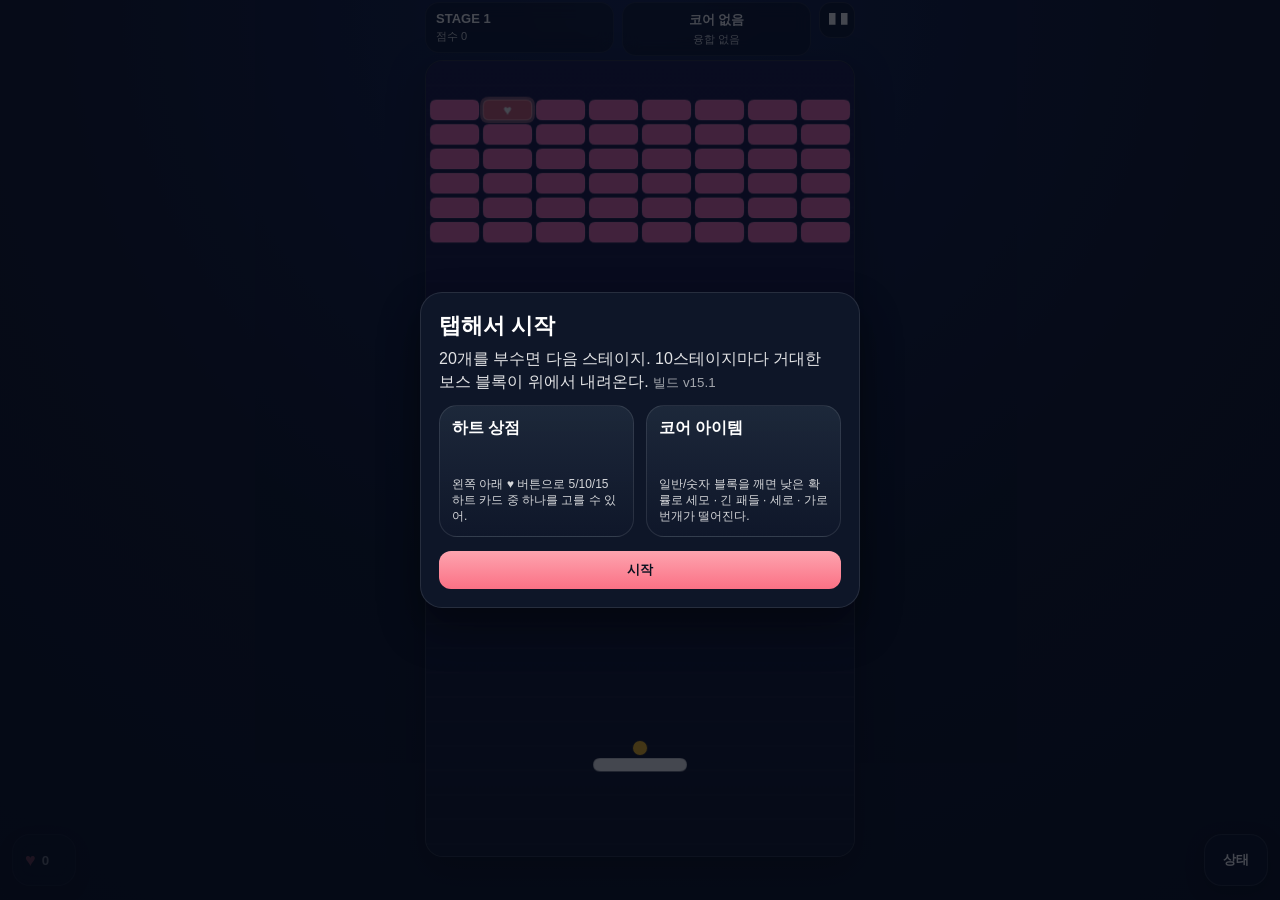
<file: index 3.html>
<!DOCTYPE html>
<html lang="ko">
<head>
  <meta charset="UTF-8" />
  <meta name="viewport" content="width=device-width, initial-scale=1.0, viewport-fit=cover" />
  <meta name="theme-color" content="#0f172a" />
  <meta name="apple-mobile-web-app-capable" content="yes" />
  <meta name="apple-mobile-web-app-status-bar-style" content="black-translucent" />
  <meta name="apple-mobile-web-app-title" content="유미 벽돌깨기" />
  <title>유미 벽돌깨기 v15.1</title>
  
  
  <style>
* { box-sizing: border-box; }
html, body {
  margin: 0;
  padding: 0;
  background: #0b1220;
  color: #fff;
  font-family: -apple-system, BlinkMacSystemFont, "Segoe UI", Roboto, sans-serif;
}
body { min-height: 100vh; }
.app {
  min-height: 100vh;
  display: flex;
  flex-direction: column;
  align-items: center;
  justify-content: flex-start;
  padding: env(safe-area-inset-top) 8px calc(8px + env(safe-area-inset-bottom));
  position: relative;
  background: radial-gradient(circle at top, #172554 0%, #0f172a 55%, #0b1120 100%);
}
.topbar {
  width: min(98vw, 430px);
  display: grid;
  grid-template-columns: 1fr 1fr auto;
  gap: 8px;
  align-items: start;
  margin: 2px 0 4px;
}
.stat-group {
  background: rgba(15, 23, 42, 0.66);
  border: 1px solid rgba(255,255,255,0.08);
  border-radius: 14px;
  padding: 8px 10px;
  backdrop-filter: blur(8px);
  min-height: 48px;
}
.stat-group.center { text-align: center; }
.stat-group > div:first-child { font-size: 13px; font-weight: 800; }
.stat-group > div:last-child { font-size: 11px; opacity: 0.82; margin-top: 3px; }
.pause-btn {
  align-self: stretch;
  width: 36px;
  height: 36px;
  border: none;
  border-radius: 12px;
  background: rgba(15,23,42,0.78);
  color: #fff;
  font-weight: 900;
  font-size: 12px;
  border: 1px solid rgba(255,255,255,0.1);
}
#game {
  width: min(98vw, 430px);
  height: auto;
  border-radius: 18px;
  border: 1px solid rgba(255,255,255,0.12);
  box-shadow: 0 12px 36px rgba(0,0,0,0.35);
  display: block;
  touch-action: none;
  background: linear-gradient(180deg, #0f172a 0%, #111827 100%);
}
.corner-btn {
  position: fixed;
  bottom: calc(14px + env(safe-area-inset-bottom));
  min-width: 64px;
  min-height: 52px;
  border: none;
  border-radius: 18px;
  padding: 8px 12px;
  font-weight: 800;
  background: rgba(15,23,42,0.85);
  color: #fff;
  border: 1px solid rgba(255,255,255,0.1);
  box-shadow: 0 6px 18px rgba(0,0,0,0.25);
  backdrop-filter: blur(8px);
}
.shop-btn { left: 12px; display: flex; align-items: center; gap: 6px; }
.shop-btn .heart { font-size: 18px; color: #fb7185; }
.shop-btn.disabled { opacity: 0.4; }
.status-btn { right: 12px; }
.overlay.hidden { display: none; }
.overlay {
  position: fixed;
  inset: 0;
  background: rgba(3,7,18,0.74);
  display: flex;
  align-items: center;
  justify-content: center;
  padding: 20px;
  z-index: 20;
}
.modal {
  width: min(94vw, 440px);
  max-height: 90vh;
  overflow-y: auto;
  background: rgba(15,23,42,0.96);
  border: 1px solid rgba(255,255,255,0.1);
  border-radius: 22px;
  box-shadow: 0 20px 40px rgba(0,0,0,0.4);
  padding: 18px;
}
.modal h2 {
  margin: 0 0 6px;
  font-size: 22px;
}
.modal p { margin: 0 0 12px; line-height: 1.45; color: rgba(255,255,255,0.88); }
.cards {
  display: grid;
  gap: 12px;
}
.cards.cols-3 {
  grid-template-columns: repeat(3, 1fr);
}
.cards.cols-2 {
  grid-template-columns: repeat(2, 1fr);
}
.card {
  border-radius: 18px;
  padding: 12px;
  background: linear-gradient(180deg, rgba(30,41,59,0.95) 0%, rgba(15,23,42,1) 100%);
  border: 1px solid rgba(255,255,255,0.1);
  min-height: 132px;
  display: flex;
  flex-direction: column;
  justify-content: space-between;
  gap: 8px;
}
.card h3 { margin: 0; font-size: 16px; }
.card .cost { font-size: 12px; font-weight: 800; color: #fda4af; }
.card .desc { font-size: 12px; color: rgba(255,255,255,0.82); line-height: 1.35; }
.card button, .modal .ghost-btn, .modal .primary-btn {
  border: none;
  border-radius: 12px;
  padding: 10px 12px;
  font-weight: 800;
  color: #08111f;
}
.card button, .modal .primary-btn { background: linear-gradient(180deg, #fda4af 0%, #fb7185 100%); }
.card button.disabled { opacity: 0.4; }
.modal .ghost-btn {
  background: rgba(255,255,255,0.08);
  color: #fff;
  border: 1px solid rgba(255,255,255,0.1);
}
.modal .actions {
  display: flex;
  gap: 10px;
  margin-top: 14px;
}
.kv { display: grid; grid-template-columns: 1fr auto; gap: 8px; padding: 6px 0; border-bottom: 1px solid rgba(255,255,255,0.08); font-size: 13px; }
.kv:last-child { border-bottom: none; }
.big-love {
  font-size: 32px;
  font-weight: 900;
  text-align: center;
  color: #fda4af;
  text-shadow: 0 0 18px rgba(251,113,133,0.5);
}
.center-note { text-align: center; }
@media (max-width: 420px) {
  .cards.cols-3 { grid-template-columns: 1fr; }
  .cards.cols-2 { grid-template-columns: 1fr; }
}

.card .preview { color: #fde68a; font-weight: 700; }

</style>
</head>
<body>
  <div class="app">
    <div class="topbar">
      <div class="stat-group left">
        <div id="stageInfo">STAGE 1</div>
        <div id="scoreInfo">점수 0</div>
      </div>
      <div class="stat-group center">
        <div id="itemLevelInfo">코어 없음</div>
        <div id="fusionInfo">융합 없음</div>
      </div>
      <button id="pauseBtn" class="pause-btn" aria-label="일시정지">❚❚</button>
    </div>

    <canvas id="game" width="420" height="780"></canvas>

    <button id="shopBtn" class="corner-btn shop-btn" aria-label="상점">
      <span class="heart">♥</span>
      <span id="heartCount">0</span>
    </button>

    <button id="statusBtn" class="corner-btn status-btn" aria-label="상태">상태</button>

    <div id="overlay" class="overlay hidden"></div>
  </div>

  <script>
const canvas = document.getElementById('game');
const ctx = canvas.getContext('2d');

const stageInfoEl = document.getElementById('stageInfo');
const scoreInfoEl = document.getElementById('scoreInfo');
const itemLevelInfoEl = document.getElementById('itemLevelInfo');
const fusionInfoEl = document.getElementById('fusionInfo');
const pauseBtn = document.getElementById('pauseBtn');
const shopBtn = document.getElementById('shopBtn');
const heartCountEl = document.getElementById('heartCount');
const statusBtn = document.getElementById('statusBtn');
const overlayEl = document.getElementById('overlay');

const W = canvas.width;
const H = canvas.height;
const STORAGE_KEY = 'yumi_brick_breaker_stage_shop_v14';

const THEMES = [
  { top: '#1e1b4b', bottom: '#0f172a', block: '#f472b6', number: '#fbcfe8', boss: '#fb7185', accent: '#f9a8d4', line: '#fdf2f8' },
  { top: '#082f49', bottom: '#0f172a', block: '#38bdf8', number: '#bae6fd', boss: '#60a5fa', accent: '#7dd3fc', line: '#e0f2fe' },
  { top: '#312e81', bottom: '#0f172a', block: '#a78bfa', number: '#ddd6fe', boss: '#c084fc', accent: '#c4b5fd', line: '#f5f3ff' },
  { top: '#3f1d2e', bottom: '#0f172a', block: '#fb7185', number: '#fecdd3', boss: '#f97316', accent: '#fda4af', line: '#fff1f2' },
  { top: '#1f2937', bottom: '#0f172a', block: '#f8fafc', number: '#cbd5e1', boss: '#f59e0b', accent: '#fde68a', line: '#ffffff' }
];

const BRICK = {
  cols: 8,
  gap: 4,
  height: 20,
  top: 38,
};
BRICK.width = Math.floor((W - 8 - BRICK.gap * (BRICK.cols - 1)) / BRICK.cols);
BRICK.left = 4;
const ROW_STEP = BRICK.height + BRICK.gap;
const START_ROWS = 6;
const BASE_PADDLE = { width: 92, height: 13, y: H - 96 };
const BALL_RADIUS = 7;
const BASE_BALL_SPEED = 5.2;
const LOVE_DELAY = 3000;
const LASER_INTERVAL = 7000;
const MISSILE_INTERVAL = 380;
const MAX_STAGE_ROW_INTERVAL = 8000;
const CORE_DROP_CHANCE = 0.018;

const save = loadSave();
const state = {
  stage: 1,
  score: 0,
  totalLove: save.totalLove || 0,
  runLove: 0,
  destroyedThisStage: 0,
  destroyedTotal: 0,
  status: 'start', // start, playing, paused, shop, status, choose, love, gameover1, gameover2
  previousStatus: 'start',
  rowTimer: 0,
  lastTime: 0,
  bossStage: false,
  bossSpawnAnim: 0,
  bossHp: 0,
  bossMaxHp: 0,
  hearts: 0,
  comboTextUntil: 0,
  comboText: '',
  overlaysLocked: false,
  particles: [],
  floatingTexts: [],
  missiles: [],
  beams: [],
  lastVerticalAt: 0,
  lastHorizontalAt: 0,
  lastMissileAt: 0,
  pauseRequested: false,
  loveUntil: 0,
  gameOverTapCount: 0,
  selectedCoreUntil: 0,
  shopOffers: [],
  heartCycleProgress: 0,
  heartScheduledRows: randomHeartRows(),
  shopCharge: 0,
  itemLevels: {
    triangle: 0,
    long: 0,
    vlaser: 0,
    hlaser: 0,
  },
  upgrades: {
    crit: 0,
    attack: 0,
    maxBallBonus: 0,
    bomb: 0,
    giantBall: 0,
    speed: 0,
    leftDrone: 0,
    rightDrone: 0,
    shield: 0,
  },
};

const paddle = {
  x: W / 2 - BASE_PADDLE.width / 2,
  y: BASE_PADDLE.y,
  width: BASE_PADDLE.width,
  height: BASE_PADDLE.height,
};

let bricks = [];
let balls = [];
let drones = [];
let items = [];
let debuffs = [];


function updateHUD() {
  stageInfoEl.textContent = `STAGE ${state.stage}`;
  scoreInfoEl.textContent = `점수 ${Math.floor(state.score)}`;
  heartCountEl.textContent = String(state.hearts);

  const coreParts = [];
  if (state.itemLevels.triangle > 0) coreParts.push(`△ Lv${state.itemLevels.triangle}`);
  if (state.itemLevels.long > 0) coreParts.push(`━ Lv${state.itemLevels.long}`);
  if (state.itemLevels.vlaser > 0) coreParts.push(`│⚡ Lv${state.itemLevels.vlaser}`);
  if (state.itemLevels.hlaser > 0) coreParts.push(`─⚡ Lv${state.itemLevels.hlaser}`);
  itemLevelInfoEl.textContent = coreParts.length ? coreParts.join('  ') : '코어 없음';

  const fusionParts = [];
  if (state.upgrades.crit > 0) fusionParts.push(`치명 ${state.upgrades.crit * 5}%`);
  if (state.upgrades.attack > 0) fusionParts.push(`공격 +${(state.upgrades.attack * 0.25).toFixed(2)}`);
  if (state.upgrades.maxBallBonus > 0) fusionParts.push(`최대공 +${state.upgrades.maxBallBonus}`);
  if (state.upgrades.bomb > 0) fusionParts.push(`폭탄 Lv${state.upgrades.bomb}`);
  if (state.upgrades.giantBall > 0) fusionParts.push(`거대공 Lv${state.upgrades.giantBall}`);
  if (state.upgrades.speed > 0) fusionParts.push(`속도 +${(state.upgrades.speed * 0.5).toFixed(1)}`);
  if (state.upgrades.leftDrone > 0) fusionParts.push(`좌드론 Lv${state.upgrades.leftDrone}`);
  if (state.upgrades.rightDrone > 0) fusionParts.push(`우드론 Lv${state.upgrades.rightDrone}`);
  if (state.upgrades.shield > 0) fusionParts.push(`실드 ${state.upgrades.shield}`);
  fusionInfoEl.textContent = fusionParts.length ? fusionParts.join(' · ') : '융합 없음';

  if (state.hearts >= 5 && state.shopCharge >= 5) shopBtn.classList.remove('disabled');
  else shopBtn.classList.add('disabled');
}


function loadSave() {
  try {
    return JSON.parse(localStorage.getItem(STORAGE_KEY)) || {};
  } catch {
    return {};
  }
}

function persistSave() {
  localStorage.setItem(STORAGE_KEY, JSON.stringify({
    totalLove: state.totalLove,
  }));
}

function theme() {
  return THEMES[Math.floor((state.stage - 1) / 10) % THEMES.length];
}

function nowMs() { return performance.now(); }
function clamp(v, min, max) { return Math.max(min, Math.min(max, v)); }
function rand(min, max) { return min + Math.random() * (max - min); }
function choice(arr) { return arr[Math.floor(Math.random() * arr.length)]; }
function randomHeartRows() {
  const rows = new Set();
  while (rows.size < 3) rows.add(1 + Math.floor(Math.random() * 5));
  return [...rows];
}

function mainFusionText() {
  const i = state.itemLevels;
  if (i.vlaser > 0 && i.hlaser > 0) return '융합: 십자 번개';
  if (i.triangle > 0 && i.long > 0) return '융합: 와이드 스플릿';
  if (i.triangle > 0) return '융합: 스플릿';
  if (i.long > 0) return '융합: 와이드';
  if (i.vlaser > 0) return '융합: 세로 번개';
  if (i.hlaser > 0) return '융합: 가로 번개';
  return '융합 없음';
}

function coreLevelText() {
  const entries = [];
  if (state.itemLevels.triangle) entries.push(`세모 Lv.${state.itemLevels.triangle}`);
  if (state.itemLevels.long) entries.push(`패들 Lv.${state.itemLevels.long}`);
  if (state.itemLevels.vlaser) entries.push(`세로 Lv.${state.itemLevels.vlaser}`);
  if (state.itemLevels.hlaser) entries.push(`가로 Lv.${state.itemLevels.hlaser}`);
  return entries.length ? entries.join(' · ') : '코어 없음';
}

function randomCoreType() {
  return choice(['triangle', 'long', 'vlaser', 'hlaser']);
}

function spawnCoreDropFromBrick(brick) {
  items.push({
    x: brick.x + brick.width / 2,
    y: brick.y + brick.height / 2,
    vy: 1.75,
    vx: rand(-1.15, 1.15),
    wobble: rand(0, Math.PI * 2),
    rotation: rand(-0.2, 0.2),
    spin: rand(-0.04, 0.04),
    type: randomCoreType(),
    size: 23,
    collectAfter: nowMs() + 700,
  });
}

function attackPower() { return 1 + state.upgrades.attack * 0.25; }
function critChance() { return state.upgrades.crit * 0.05; }
function ballSpeed() { return BASE_BALL_SPEED + state.upgrades.speed * 0.5; }
function shieldCount() { return state.upgrades.shield || 0; }
function longMultiplier() {
  const lv = state.itemLevels.long;
  if (lv <= 0) return 1;
  return 1 + (3 * lv) / 10; // Lv10 => x4.0 (old Lv3 scale)
}
function maxBallCount() {
  const base = Math.max(1, state.itemLevels.triangle + 1);
  return base + (state.upgrades.maxBallBonus || 0);
}

function applyPersistentBallSizes() {
  if (!balls.length) return;
  const units = Math.max(0, state.upgrades.giantBall || 0);
  balls.forEach((b) => { b.r = BALL_RADIUS; });
  for (let i = 0; i < units; i += 1) {
    const candidates = balls.filter((b) => b.r < BALL_RADIUS * 3 - 0.01);
    if (!candidates.length) break;
    const minR = Math.min(...candidates.map((b) => b.r));
    const pool = candidates.filter((b) => Math.abs(b.r - minR) < 0.01);
    const target = choice(pool);
    target.r = Math.min(BALL_RADIUS * 3, target.r + BALL_RADIUS);
  }
}

function splitCountForLevel() {
  const lv = state.itemLevels.triangle;
  if (lv <= 0) return 0;
  return lv + 1;
}
function lightningCount(lv) {
  if (lv <= 0) return 0;
  if (lv >= 10) return 5;
  if (lv >= 7) return 4;
  if (lv >= 5) return 3;
  if (lv >= 3) return 2;
  return 1;
}
function dronePower(side) {
  const v = side === 'left' ? state.upgrades.leftDrone : state.upgrades.rightDrone;
  return v * 0.5;
}

function bossNumber() { return Math.floor(state.stage / 10); }
function bossDebuffCount() {
  const n = bossNumber();
  if (n < 11) return 0;
  if (n >= 101) return 10;
  return Math.min(10, Math.floor((n - 1) / 10));
}
function bossReinforcementCount() {
  const n = bossNumber();
  if (n >= 111) return 10;
  return 5;
}
function bossDebuffInterval() {
  return bossNumber() >= 121 ? 1500 : 2000;
}
function strongestBlockHp() {
  const plan = currentNumberBlockPlan();
  return Math.max(1, plan.hp);
}

function rowIntervalMs() {
  if (state.stage >= 250) return 500;
  if (state.stage >= 200) return 700;
  if (state.stage >= 100) return 1000;
  if (state.stage >= 70) return 2000;
  const bucket = Math.floor((state.stage - 1) / 10);
  return Math.max(3000, 8000 - bucket * 1000);
}

function currentNumberBlockPlan() {
  if (state.stage === 1) return { hp: 1, count: 0 };
  const cycleIndex = state.stage - 2;
  return {
    hp: 2 + Math.floor(cycleIndex / 6),
    count: Math.min(BRICK.cols, 1 + (cycleIndex % 6)),
  };
}

function addFloatingText(text, x, y, color = '#ffffff', size = 16) {
  state.floatingTexts.push({ text, x, y, color, size, until: nowMs() + 900 });
}

function addParticles(x, y, color, count = 12, speed = 2.4) {
  for (let i = 0; i < count; i += 1) {
    const angle = Math.random() * Math.PI * 2;
    const s = rand(0.4, speed);
    state.particles.push({ x, y, vx: Math.cos(angle) * s, vy: Math.sin(angle) * s, size: rand(2, 4), color, until: nowMs() + rand(300, 700) });
  }
}

function makeBall(x, y, angle = -Math.PI / 2, radius = BALL_RADIUS) {
  const speed = ballSpeed();
  return {
    x,
    y,
    vx: Math.cos(angle) * speed,
    vy: Math.sin(angle) * speed,
    r: radius,
    held: false,
    paddleHits: 0,
    skipSplitUntil: 0,
    bombReady: false,
  };
}

function resetPaddle() {
  paddle.width = BASE_PADDLE.width * longMultiplier();
  paddle.height = BASE_PADDLE.height;
  paddle.x = clamp(paddle.x, 0, W - paddle.width);
}

function syncHeldBalls() {
  const held = balls.filter((b) => b.held);
  if (!held.length) return;
  const center = paddle.x + paddle.width / 2;
  const spread = Math.min(10, paddle.width / 6);
  held.forEach((ball, idx) => {
    const offset = (idx - (held.length - 1) / 2) * spread;
    ball.x = center + offset;
    ball.y = paddle.y - 10;
    ball.vx = 0;
    ball.vy = 0;
  });
}

function launchHeldBalls(targetX, targetY) {
  const held = balls.filter((b) => b.held);
  if (!held.length) return;
  let dx = targetX - (paddle.x + paddle.width / 2);
  let dy = targetY - paddle.y;
  if (dy > -30) dy = -30;
  const baseAngle = Math.atan2(dy, dx);
  const fan = held.length > 1 ? Math.min(Math.PI / 3, held.length * 0.08) : 0;
  held.forEach((ball, idx) => {
    const offset = held.length > 1 ? (-fan / 2) + (fan * idx) / (held.length - 1) : 0;
    ball.held = false;
    const speed = ballSpeed();
    ball.vx = Math.cos(baseAngle + offset) * speed;
    ball.vy = Math.sin(baseAngle + offset) * speed;
  });
  state.status = 'playing';
}

function createBrick(col, row, type = 'normal', hp = 1) {
  const x = BRICK.left + col * (BRICK.width + BRICK.gap);
  const y = BRICK.top + row * ROW_STEP;
  return {
    x,
    y,
    col,
    row,
    width: BRICK.width,
    height: BRICK.height,
    type,
    hp,
    maxHp: hp,
  };
}

function allBlocksCleared() {
  return bricks.every((b) => b.destroyed || b.type === 'boss');
}

function createStageRows() {
  bricks = [];
  resetPaddle();
  state.heartCycleProgress = 0;
  state.heartScheduledRows = randomHeartRows();
  const heartCol = Math.floor(rand(0, BRICK.cols));
  const numberPlan = currentNumberBlockPlan();
  const protectedCols = new Set();
  if (numberPlan.count > 0) {
    while (protectedCols.size < numberPlan.count) protectedCols.add(Math.floor(rand(0, BRICK.cols)));
  }
  for (let r = 0; r < START_ROWS; r += 1) {
    for (let c = 0; c < BRICK.cols; c += 1) {
      let type = 'normal';
      let hp = 1;
      if (r === 0 && c === heartCol) {
        type = 'heart';
      } else if (protectedCols.has(c) && r >= START_ROWS - 2) {
        type = 'number';
        hp = numberPlan.hp;
      }
      bricks.push(createBrick(c, r, type, hp));
    }
  }
}

function maybeMarkNewRowHeart(newRowBricks) {
  state.heartCycleProgress += 1;
  if (state.heartScheduledRows.includes(state.heartCycleProgress) && newRowBricks.length) {
    const pool = newRowBricks.filter((b) => b.type !== 'heart');
    const target = choice(pool.length ? pool : newRowBricks);
    target.type = 'heart';
    target.hp = 1;
    target.maxHp = 1;
  }
  if (state.heartCycleProgress >= 5) {
    state.heartCycleProgress = 0;
    state.heartScheduledRows = randomHeartRows();
  }
}

function createBossStage() {
  if (bricks.some((b) => !b.destroyed && b.type === 'boss')) return;
  const hp = state.stage + 10;
  state.bossMaxHp = hp;
  state.bossHp = hp;
  const spawnY = BRICK.top - 3 * ROW_STEP;
  bricks.push({
    x: BRICK.left,
    y: spawnY,
    targetY: BRICK.top,
    width: W - 8,
    height: BRICK.height * 3 + BRICK.gap * 2,
    type: 'boss',
    hp,
    maxHp: hp,
    destroyed: false,
  });
}

function initStage() {
  state.rowTimer = 0;
  state.bossStage = state.stage % 10 === 0;
  state.destroyedThisStage = 0;
  if (!balls.length) {
    balls = [makeBall(paddle.x + paddle.width / 2, paddle.y - 12)];
    balls[0].held = true;
  }
  syncHeldBalls();
  applyPersistentBallSizes();
  updateHUD();
}

function fullReset() {
  state.stage = 1;
  state.score = 0;
  state.runLove = 0;
  state.destroyedThisStage = 0;
  state.destroyedTotal = 0;
  state.status = 'start';
  state.previousStatus = 'start';
  state.lastVerticalAt = nowMs();
  state.lastHorizontalAt = nowMs();
  state.lastMissileAt = nowMs();
  state.gameOverTapCount = 0;
  state.shopOffers = [];
  state.heartCycleProgress = 0;
  state.heartScheduledRows = randomHeartRows();
  state.hearts = 0;
  state.shopCharge = 0;
  state.itemLevels = { triangle: 0, long: 0, vlaser: 0, hlaser: 0 };
  state.upgrades = {
    crit: 0,
    attack: 0,
    maxBallBonus: 0,
    bomb: 0,
    giantBall: 0,
    speed: 0,
    leftDrone: 0,
    rightDrone: 0,
    shield: 0,
  };
  bricks = [];
  balls = [];
  items = [];
  debuffs = [];
  state.particles = [];
  state.floatingTexts = [];
  state.missiles = [];
  state.beams = [];
  paddle.x = W / 2 - BASE_PADDLE.width / 2;
  resetPaddle();
  createStageRows();
  initStage();
}

function update(dt) {
  if (state.status === 'love') {
    if (nowMs() >= state.loveUntil) {
      closeOverlay();
      balls = balls.length ? balls : [makeBall(paddle.x + paddle.width / 2, paddle.y - 12)];
      balls.forEach((b) => { b.paddleHits = 0; });
      applyPersistentBallSizes();
      state.status = 'playing';
    }
    return;
  }
  if (state.status !== 'playing') return;

  updateBossAnimation(dt);
  updateRows(dt);
  updateAbilities(dt);
  updateBossDebuffs();
  updateItems();
  updateBalls(dt);
  updateEffects(dt);
  syncHeldBalls();
  checkDanger();
  updateHUD();
}

function openOverlay(html) {
  overlayEl.innerHTML = html;
  overlayEl.classList.remove('hidden');
}
function closeOverlay() {
  overlayEl.classList.add('hidden');
  overlayEl.innerHTML = '';
}

function showStartOverlay() {
  state.status = 'start';
  openOverlay(`
    <div class="modal">
      <h2>탭해서 시작</h2>
      <p>20개를 부수면 다음 스테이지. 10스테이지마다 거대한 보스 블록이 위에서 내려온다. <small style="opacity:.7">빌드 v15.1</small></p>
      <div class="cards cols-2">
        <div class="card"><h3>하트 상점</h3><div class="desc">왼쪽 아래 ♥ 버튼으로 5/10/15 하트 카드 중 하나를 고를 수 있어.</div></div>
        <div class="card"><h3>코어 아이템</h3><div class="desc">일반/숫자 블록을 깨면 낮은 확률로 세모 · 긴 패들 · 세로 · 가로 번개가 떨어진다.</div></div>
      </div>
      <div class="actions"><button id="startRunBtn" class="primary-btn" style="flex:1">시작</button></div>
    </div>
  `);
  document.getElementById('startRunBtn').onclick = () => {
    closeOverlay();
    state.status = 'playing';
  };
}

function showGameOverOverlay() {
  state.status = 'gameover1';
  state.gameOverTapCount = 0;
  openOverlay(`
    <div class="modal center-note">
      <h2>게임 오버</h2>
      <p>당신은 유미에게 <strong>${state.runLove}번</strong> 사랑한다고 말했습니다!</p>
      <p>한 번 탭해서 계속.</p>
    </div>
  `);
}

function advanceGameOverTap() {
  if (state.status === 'gameover1') {
    state.status = 'gameover2';
    openOverlay(`
      <div class="modal center-note">
        <h2>더 많이 사랑을 고백해보세요!</h2>
        <p>한 번 더 탭하면 처음으로 돌아갑니다.</p>
      </div>
    `);
    return;
  }
  if (state.status === 'gameover2') {
    closeOverlay();
    fullReset();
    showStartOverlay();
  }
}

function offerPreview(offer) {
  switch (offer.key) {
    case 'crit': {
      const cur = Math.round(critChance() * 100);
      return `현재 ${cur}% → ${cur + 5}%`;
    }
    case 'attack': {
      const cur = attackPower();
      return `현재 ${cur.toFixed(2)} → ${(cur + 0.25).toFixed(2)}`;
    }
    case 'addBall': {
      const cur = maxBallCount();
      return `현재 최대 ${cur}개 → ${cur + 1}개 (성공 시)`;
    }
    case 'bomb': {
      const cur = state.upgrades.bomb;
      return cur > 0 ? `현재 활성 → 폭발 반경 강화` : '5회 반사마다 1회 폭발';
    }
    case 'giantBall': {
      return '현재 공 중 하나가 2배, 이미 모두 2배면 하나가 3배';
    }
    case 'speed': {
      const cur = ballSpeed();
      return `현재 ${cur.toFixed(1)} → ${(cur + 0.5).toFixed(1)}`;
    }
    case 'leftDrone': {
      const cur = dronePower('left');
      return `현재 ${cur.toFixed(1)} → ${(cur + 0.5).toFixed(1)}`;
    }
    case 'rightDrone': {
      const cur = dronePower('right');
      return `현재 ${cur.toFixed(1)} → ${(cur + 0.5).toFixed(1)}`;
    }
    case 'shield': {
      const cur = shieldCount();
      return `현재 ${cur}개 → ${Math.min(10, cur + 1)}개`;
    }
    default:
      return '';
  }
}

function showPauseOverlay() {
  state.previousStatus = state.status;
  state.status = 'paused';
  openOverlay(`
    <div class="modal center-note">
      <h2>일시정지</h2>
      <p>왼쪽 아래 ♥ 상점, 오른쪽 아래 상태 버튼도 사용할 수 있어.</p>
      <div class="actions">
        <button id="resumeBtn" class="primary-btn" style="flex:1">계속</button>
      </div>
    </div>
  `);
  document.getElementById('resumeBtn').onclick = () => {
    closeOverlay();
    state.status = 'playing';
  };
}

function shopPool() {
  return [
    { key: 'crit', cost: 5, title: '치명타 +5%', desc: '공의 치명타 확률이 5% 증가', apply: () => state.upgrades.crit += 1 },
    { key: 'attack', cost: 5, title: '공격력 +0.25', desc: '공격력이 0.25 증가', apply: () => state.upgrades.attack += 1 },
    { key: 'addBall', cost: 5, title: '최대 공 +1 (25%)', desc: '25% 확률로 최대 공 개수가 1 증가', apply: () => tryIncreaseMaxBall() },
    { key: 'bomb', cost: 10, title: '폭탄', desc: '패들에 5번 맞을 때마다 1회 폭탄 충전, 다음 충돌 때 주변에 2 데미지', apply: () => state.upgrades.bomb += 1 },
    { key: 'giantBall', cost: 10, title: '거대 공', desc: '현재 공 중 랜덤 1개를 2배로, 이미 모두 2배면 1개를 3배로', apply: () => upgradeRandomBallSize() },
    { key: 'speed', cost: 10, title: '속도 +0.5', desc: '공 기본 속도 +0.5', apply: () => state.upgrades.speed += 1 },
    { key: 'leftDrone', cost: 15, title: '뿅뿅이', desc: '왼쪽 하트 드론 공격력 +0.5', apply: () => state.upgrades.leftDrone += 1 },
    { key: 'rightDrone', cost: 15, title: '뾱뾱이', desc: '오른쪽 하트 드론 공격력 +0.5', apply: () => state.upgrades.rightDrone += 1 },
    { key: 'shield', cost: 15, title: '실드 +1', desc: '보스 디버프 1개를 막는 패들 실드 추가', apply: () => state.upgrades.shield = Math.min(10, (state.upgrades.shield || 0) + 1) },
  ];
}

function makeShopOffers() {
  const costs = [5, 10, 15].map(() => choice([5, 10, 15]));
  const pool = shopPool();
  return costs.map((cost) => choice(pool.filter((p) => p.cost === cost)));
}

function showShopOverlay() {
  state.previousStatus = state.status;
  state.status = 'shop';
  state.shopOffers = makeShopOffers();
  openOverlay(`
    <div class="modal">
      <h2>하트 상점</h2>
      <p>하트를 써서 능력치를 올려. 닫으면 다시 하트 5개를 더 모을 때까지 상점을 열 수 없어.</p>
      <div class="cards cols-3" id="shopCards"></div>
      <div class="actions"><button id="closeShopBtn" class="ghost-btn" style="flex:1">닫기</button></div>
    </div>
  `);
  const wrap = document.getElementById('shopCards');
  state.shopOffers.forEach((offer, idx) => {
    const disabled = state.hearts < offer.cost;
    const card = document.createElement('div');
    card.className = 'card';
    card.innerHTML = `
      <div>
        <div class="cost">${offer.cost} ♥</div>
        <h3>${offer.title}</h3>
        <div class="desc">${offer.desc}</div>
        <div class="desc preview">${offerPreview(offer)}</div>
      </div>
      <button class="${disabled ? 'disabled' : ''}" ${disabled ? 'disabled' : ''}>선택</button>
    `;
    card.querySelector('button').onclick = () => {
      if (state.hearts < offer.cost) return;
      state.hearts -= offer.cost;
      offer.apply();
      state.shopCharge = 0;
      persistSave();
      closeOverlay();
      state.status = 'playing';
      updateHUD();
    };
    wrap.appendChild(card);
  });
  document.getElementById('closeShopBtn').onclick = () => {
    state.shopCharge = 0;
    closeOverlay();
    state.status = 'playing';
    updateHUD();
  };
}

function showStatusOverlay() {
  state.previousStatus = state.status;
  state.status = 'status';
  openOverlay(`
    <div class="modal">
      <h2>현재 능력치</h2>
      <div class="kv"><span>공격력</span><strong>${attackPower().toFixed(2)}</strong></div>
      <div class="kv"><span>치명타</span><strong>${Math.round(critChance() * 100)}%</strong></div>
      <div class="kv"><span>현재 공 수</span><strong>${balls.length}</strong></div>
      <div class="kv"><span>최대 공 수</span><strong>${maxBallCount()}</strong></div>
      <div class="kv"><span>공 속도</span><strong>${ballSpeed().toFixed(1)}</strong></div>
      <div class="kv"><span>거대 공 업그레이드</span><strong>${state.upgrades.giantBall || 0}</strong></div>
      <div class="kv"><span>폭탄 공</span><strong>${state.upgrades.bomb > 0 ? '활성' : '없음'}</strong></div>
      <div class="kv"><span>실드</span><strong>${shieldCount()}</strong></div>
      <div class="kv"><span>왼쪽 드론</span><strong>${dronePower('left').toFixed(1)}</strong></div>
      <div class="kv"><span>오른쪽 드론</span><strong>${dronePower('right').toFixed(1)}</strong></div>
      <div class="kv"><span>세모</span><strong>Lv.${state.itemLevels.triangle}</strong></div>
      <div class="kv"><span>긴 패들</span><strong>Lv.${state.itemLevels.long}</strong></div>
      <div class="kv"><span>세로 번개</span><strong>Lv.${state.itemLevels.vlaser}</strong></div>
      <div class="kv"><span>가로 번개</span><strong>Lv.${state.itemLevels.hlaser}</strong></div>
      <div class="kv"><span>융합 상태</span><strong>${mainFusionText().replace('융합: ', '')}</strong></div>
      <div class="actions"><button id="closeStatusBtn" class="primary-btn" style="flex:1">닫기</button></div>
    </div>
  `);
  document.getElementById('closeStatusBtn').onclick = () => {
    closeOverlay();
    state.status = state.previousStatus === 'playing' ? 'playing' : 'paused';
  };
}

function upgradeRandomBallSize() {
  if (!balls.length) {
    addFloatingText('공 없음', paddle.x + paddle.width / 2, paddle.y - 24, '#fca5a5', 14);
    return;
  }
  state.upgrades.giantBall = (state.upgrades.giantBall || 0) + 1;
  applyPersistentBallSizes();
  const maxR = Math.max(...balls.map((b) => b.r));
  if (maxR >= BALL_RADIUS * 3 - 0.01) addFloatingText('초거대 공!', paddle.x + paddle.width / 2, paddle.y - 24, '#60a5fa', 15);
  else addFloatingText('거대 공!', paddle.x + paddle.width / 2, paddle.y - 24, '#93c5fd', 15);
}

function spawnBossReinforcements() {
  const count = bossReinforcementCount();
  const hp = strongestBlockHp();
  const used = new Set();
  for (let i = 0; i < count; i += 1) {
    let col = 0;
    let row = 0;
    let tries = 0;
    do {
      col = Math.floor(rand(0, BRICK.cols));
      row = Math.floor(rand(0, Math.max(START_ROWS + 2, 8)));
      tries += 1;
    } while (used.has(`${col}:${row}`) && tries < 30);
    used.add(`${col}:${row}`);
    const existing = bricks.find((b) => !b.destroyed && b.type !== 'boss' && b.col === col && b.row === row);
    if (existing) {
      existing.type = 'elite';
      existing.hp = Math.max(existing.hp, hp);
      existing.maxHp = existing.hp;
    } else {
      const brick = createBrick(col, row, 'elite', hp);
      bricks.push(brick);
    }
  }
  addFloatingText('보스 증원!', W / 2, BRICK.top + 24, '#fca5a5', 20);
}

function spawnBossDebuffs() {
  const count = bossDebuffCount();
  if (!count) return;
  for (let i = 0; i < count; i += 1) {
    debuffs.push({ x: rand(24, W - 24), y: BRICK.top - 20, vy: rand(2.4, 3.1), size: 16, wobble: rand(0, Math.PI * 2) });
  }
  addFloatingText(`디버프 x${count}`, W / 2, BRICK.top + 40, '#fda4af', 18);
}

function randomActiveCoreKey() {
  const keys = Object.keys(state.itemLevels).filter((k) => state.itemLevels[k] > 0);
  return keys.length ? choice(keys) : null;
}

function applyBossDebuff() {
  if (shieldCount() > 0) {
    state.upgrades.shield -= 1;
    addFloatingText('실드 방어!', paddle.x + paddle.width / 2, paddle.y - 18, '#93c5fd', 15);
    return;
  }
  const hits = bossNumber() >= 121 ? 2 : 1;
  let changed = false;
  for (let i = 0; i < hits; i += 1) {
    const key = randomActiveCoreKey();
    if (!key) break;
    state.itemLevels[key] = Math.max(0, state.itemLevels[key] - 1);
    changed = true;
  }
  if (changed) {
    resetPaddle();
    updateHUD();
    addFloatingText('코어 다운!', paddle.x + paddle.width / 2, paddle.y - 18, '#fca5a5', 15);
  } else {
    addFloatingText('디버프 무효', paddle.x + paddle.width / 2, paddle.y - 18, '#fde68a', 14);
  }
}

function updateBossDebuffs() {
  for (const d of debuffs) {
    d.y += d.vy;
    d.wobble = (d.wobble || 0) + 0.09;
    d.x += Math.sin(d.wobble) * 0.8;
  }
  debuffs = debuffs.filter((d) => {
    const caught = d.y + d.size >= paddle.y && d.y - d.size <= paddle.y + paddle.height && d.x >= paddle.x && d.x <= paddle.x + paddle.width;
    if (caught) {
      applyBossDebuff();
      addParticles(d.x, d.y, '#f43f5e', 10, 2.5);
      return false;
    }
    return d.y - d.size <= H + 20;
  });
}

function showCoreChoice() {}

function movePaddle(clientX) {
  const rect = canvas.getBoundingClientRect();
  const scaleX = W / rect.width;
  paddle.x = clamp((clientX - rect.left) * scaleX - paddle.width / 2, 0, W - paddle.width);
  syncHeldBalls();
}

function pointerPos(clientX, clientY) {
  const rect = canvas.getBoundingClientRect();
  const scaleX = W / rect.width;
  const scaleY = H / rect.height;
  return { x: (clientX - rect.left) * scaleX, y: (clientY - rect.top) * scaleY };
}

function circleRectCollision(ball, rect) {
  const closestX = clamp(ball.x, rect.x, rect.x + rect.width);
  const closestY = clamp(ball.y, rect.y, rect.y + rect.height);
  const dx = ball.x - closestX;
  const dy = ball.y - closestY;
  return dx * dx + dy * dy <= ball.r * ball.r;
}

function stageAdvance() {
  state.stage += 1;
  state.bossStage = state.stage % 10 === 0;
  state.destroyedThisStage = 0;
  state.rowTimer = 0;
  if (state.bossStage) createBossStage();
  updateHUD();
  addFloatingText(`STAGE ${state.stage}`, W / 2, H / 2, theme().accent, 22);
}

function registerDestroyed(brick) {
  if (brick.type === 'boss') return;
  state.score += 1;
  state.destroyedThisStage += 1;
  state.destroyedTotal += 1;
  if (state.destroyedThisStage >= 20) {
    stageAdvance();
  }
}

function destroyBrick(brick, silent = false) {
  if (brick.destroyed) return;
  brick.destroyed = true;
  if (!silent) registerDestroyed(brick);
  if (!silent) {
    addParticles(brick.x + brick.width / 2, brick.y + brick.height / 2, brick.type === 'heart' ? '#fb7185' : theme().accent, 10);
  }
  if (brick.type === 'heart' && !silent) {
    state.hearts += 1;
    state.shopCharge += 1;
    persistSave();
    updateHUD();
  }
  if (!silent && brick.type !== 'heart' && brick.type !== 'boss' && Math.random() < CORE_DROP_CHANCE) {
    spawnCoreDropFromBrick(brick);
  }
  if (brick.type === 'boss') {
    state.hearts += 3;
    state.shopCharge += 3;
    state.runLove += 1;
    state.totalLove += 1;
    persistSave();
    updateHUD();
    state.loveUntil = nowMs() + LOVE_DELAY;
    state.status = 'love';
    openOverlay(`
      <div class="modal center-note">
        <div class="big-love">유미야 사랑해!</div>
        <p>하트 +3 · 3초 뒤 다음 스테이지로 이어집니다.</p>
      </div>
    `);
  }
}

function damageBrick(brick, amount, isBeam = false, hitColor = '#ffffff') {
  if (brick.destroyed) return;
  if (brick.type === 'boss') {
    const now = nowMs();
    if (!isBeam && brick.lastHitAt && now - brick.lastHitAt < 35) return;
    brick.lastHitAt = now;
  }
  brick.hp -= amount;
  if (!isBeam) {
    addFloatingText(`-${amount % 1 === 0 ? amount : amount.toFixed(2)}`, brick.x + brick.width / 2, brick.y + 8, hitColor, hitColor === '#ff4d6d' ? 14 : 12);
  }
  if (brick.type === 'boss') {
    state.bossHp = Math.max(0, brick.hp);
    if (!brick.phaseTriggered && brick.hp > 0 && brick.hp <= brick.maxHp / 2) {
      brick.phaseTriggered = true;
      spawnBossReinforcements();
      brick.lastDebuffAt = nowMs();
      if (bossDebuffCount() > 0) spawnBossDebuffs();
    }
  }
  if (brick.hp <= 0) {
    destroyBrick(brick);
  }
}

function critDamage(base) {
  const isCrit = Math.random() < critChance();
  return { amount: isCrit ? base * 2 : base, isCrit };
}

function findBrickAtGrid(col, row) {
  return bricks.find((b) => !b.destroyed && b.type !== 'boss' && b.col === col && b.row === row);
}

function explosionAt(col, row) {
  for (let r = row - 1; r <= row + 1; r += 1) {
    for (let c = col - 1; c <= col + 1; c += 1) {
      const target = findBrickAtGrid(c, r);
      if (target) damageBrick(target, 2, true);
    }
  }
}

function splitBall(ball, totalCount) {
  if (nowMs() < ball.skipSplitUntil) return [ball];
  const speed = Math.max(3, Math.hypot(ball.vx, ball.vy));
  const spread = Math.PI / 2;
  const out = [];
  for (let i = 0; i < totalCount; i += 1) {
    const t = totalCount === 1 ? 0 : i / (totalCount - 1);
    const angle = -Math.PI / 2 - spread / 2 + spread * t;
    out.push({
      x: ball.x,
      y: ball.y - 2,
      vx: Math.cos(angle) * speed,
      vy: Math.sin(angle) * speed,
      r: ball.r,
      held: false,
      paddleHits: ball.paddleHits,
      skipSplitUntil: nowMs() + 350,
      bombReady: ball.bombReady,
    });
  }
  addParticles(ball.x, ball.y, theme().accent, 14, 3.5);
  return out;
}

function spawnSelfSplit(ball) {
  const speed = Math.max(3, Math.hypot(ball.vx, ball.vy));
  const angle = Math.atan2(ball.vy, ball.vx) + rand(-0.5, 0.5);
  balls.push({
    x: ball.x,
    y: ball.y,
    vx: Math.cos(angle) * speed,
    vy: Math.sin(angle) * speed,
    r: ball.r,
    held: false,
    paddleHits: 0,
    skipSplitUntil: nowMs() + 350,
    bombReady: false,
  });
  addFloatingText('+분열', ball.x, ball.y, '#fde68a', 12);
}


function tryIncreaseMaxBall() {
  if (Math.random() < 0.25) {
    state.upgrades.maxBallBonus = (state.upgrades.maxBallBonus || 0) + 1;
    addFloatingText('최대 공 증가!', paddle.x + paddle.width / 2, paddle.y - 24, '#93c5fd', 15);
    updateHUD();
  } else {
    addFloatingText('꽝!', paddle.x + paddle.width / 2, paddle.y - 24, '#fca5a5', 15);
  }
}

function addNewRow() {
  bricks.filter((b) => !b.destroyed).forEach((b) => {
    if (b.type === 'boss') {
      b.y += ROW_STEP;
      b.targetY = (b.targetY ?? b.y) + ROW_STEP;
    } else {
      b.row += 1;
      b.y += ROW_STEP;
    }
  });
  const plan = currentNumberBlockPlan();
  const numberCols = new Set();
  while (numberCols.size < plan.count) numberCols.add(Math.floor(rand(0, BRICK.cols)));
  const newRowBricks = [];
  for (let c = 0; c < BRICK.cols; c += 1) {
    const type = numberCols.has(c) ? 'number' : 'normal';
    const hp = type === 'number' ? plan.hp : 1;
    const brick = createBrick(c, 0, type, hp);
    bricks.push(brick);
    newRowBricks.push(brick);
  }
  maybeMarkNewRowHeart(newRowBricks);
}

function randomUniqueIndexes(total, count) {
  const set = new Set();
  while (set.size < Math.min(total, count)) set.add(Math.floor(rand(0, total)));
  return [...set];
}

function fireVerticalLightning() {
  const count = lightningCount(state.itemLevels.vlaser);
  if (!count) return;
  const cols = randomUniqueIndexes(BRICK.cols, count);
  cols.forEach((col) => {
    state.beams.push({ type: 'v', x: BRICK.left + col * (BRICK.width + BRICK.gap) + BRICK.width / 2, y: BRICK.top, until: nowMs() + 220, color: '#60a5fa' });
    bricks.filter((b) => !b.destroyed && b.type !== 'boss' && b.col === col).forEach((brick) => damageBrick(brick, 1, true));
    const boss = bricks.find((b) => !b.destroyed && b.type === 'boss');
    if (boss) {
      const bx = boss.x + boss.width / 2;
      if (Math.abs((BRICK.left + col * (BRICK.width + BRICK.gap) + BRICK.width / 2) - bx) < boss.width / 2) damageBrick(boss, 1, true);
    }
  });
}

function fireHorizontalLightning() {
  const count = lightningCount(state.itemLevels.hlaser);
  if (!count) return;
  const rowCount = 14;
  const rows = randomUniqueIndexes(rowCount, count);
  rows.forEach((row) => {
    state.beams.push({ type: 'h', y: BRICK.top + row * ROW_STEP + BRICK.height / 2, until: nowMs() + 220, color: '#c084fc' });
    bricks.filter((b) => !b.destroyed && b.type !== 'boss' && b.row === row).forEach((brick) => damageBrick(brick, 1, true));
    const boss = bricks.find((b) => !b.destroyed && b.type === 'boss');
    if (boss) {
      const by = BRICK.top + row * ROW_STEP + BRICK.height / 2;
      if (by >= boss.y && by <= boss.y + boss.height) damageBrick(boss, 1, true);
    }
  });
}

function updateDrones(dt) {
  const now = nowMs();
  if (now - state.lastMissileAt < MISSILE_INTERVAL) return;
  state.lastMissileAt = now;
  const powerLeft = dronePower('left');
  const powerRight = dronePower('right');
  const sweep = Math.sin(now / 400) * (Math.PI / 4);
  if (powerLeft > 0) {
    state.missiles.push({ x: paddle.x + paddle.width / 2 - 24, y: paddle.y - 20, vx: Math.cos(-Math.PI / 2 + sweep) * 4.4, vy: Math.sin(-Math.PI / 2 + sweep) * 4.4, dmg: powerLeft, color: '#fb7185' });
  }
  if (powerRight > 0) {
    state.missiles.push({ x: paddle.x + paddle.width / 2 + 24, y: paddle.y - 20, vx: Math.cos(-Math.PI / 2 - sweep) * 4.4, vy: Math.sin(-Math.PI / 2 - sweep) * 4.4, dmg: powerRight, color: '#f9a8d4' });
  }
}

function updateMissiles(dt) {
  for (const m of state.missiles) {
    m.x += m.vx;
    m.y += m.vy;
    for (const brick of bricks) {
      if (brick.destroyed) continue;
      if (m.x >= brick.x && m.x <= brick.x + brick.width && m.y >= brick.y && m.y <= brick.y + brick.height) {
        damageBrick(brick, m.dmg, true);
        m.dead = true;
        addParticles(m.x, m.y, m.color, 6);
        break;
      }
    }
  }
  state.missiles = state.missiles.filter((m) => !m.dead && m.x >= -20 && m.x <= W + 20 && m.y >= -20 && m.y <= H + 20);
}

function handleBallBrickCollision(ball) {
  for (const brick of bricks) {
    if (brick.destroyed) continue;
    const rect = { x: brick.x, y: brick.y, width: brick.width, height: brick.height };
    if (!circleRectCollision(ball, rect)) continue;

    const overlapLeft = Math.abs(ball.x + ball.r - brick.x);
    const overlapRight = Math.abs(brick.x + brick.width - (ball.x - ball.r));
    const overlapTop = Math.abs(ball.y + ball.r - brick.y);
    const overlapBottom = Math.abs(brick.y + brick.height - (ball.y - ball.r));
    const minOverlap = Math.min(overlapLeft, overlapRight, overlapTop, overlapBottom);
    if (minOverlap === overlapLeft) { ball.vx *= -1; ball.x = brick.x - ball.r - 0.5; }
    else if (minOverlap === overlapRight) { ball.vx *= -1; ball.x = brick.x + brick.width + ball.r + 0.5; }
    else if (minOverlap === overlapTop) { ball.vy *= -1; ball.y = brick.y - ball.r - 0.5; }
    else { ball.vy *= -1; ball.y = brick.y + brick.height + ball.r + 0.5; }

    const crit = critDamage(attackPower());
    damageBrick(brick, crit.amount, false, crit.isCrit ? '#ff4d6d' : '#ffffff');
    if (state.upgrades.bomb > 0 && ball.bombReady && brick.type !== 'boss') {
      explosionAt(brick.col, brick.row);
      addFloatingText('폭탄!', brick.x + brick.width / 2, brick.y, '#fbbf24', 18);
      addParticles(brick.x + brick.width / 2, brick.y + brick.height / 2, '#f59e0b', 26, 4.2);
      addParticles(brick.x + brick.width / 2, brick.y + brick.height / 2, '#fde68a', 18, 3.0);
      ball.bombReady = false;
      ball.paddleHits = 0;
    }
    return true;
  }
  return false;
}

function updateBossAnimation(dt) {
  const boss = bricks.find((b) => !b.destroyed && b.type === 'boss');
  if (!boss) return;
  if (boss.targetY == null) boss.targetY = boss.y;
  if (boss.y < boss.targetY) {
    boss.y = Math.min(boss.targetY, boss.y + dt * 0.12);
  }
}

function updateBalls(dt) {
  const next = [];
  for (const ball of balls) {
    if (ball.held) {
      next.push(ball);
      continue;
    }
    ball.x += ball.vx;
    ball.y += ball.vy;

    if (ball.x - ball.r <= 0) { ball.x = ball.r; ball.vx *= -1; }
    if (ball.x + ball.r >= W) { ball.x = W - ball.r; ball.vx *= -1; }
    if (ball.y - ball.r <= 0) { ball.y = ball.r; ball.vy *= -1; }

    const triSplitCount = splitCountForLevel();
    const triZone = triSplitCount > 0 ? {
      x: paddle.x,
      y: paddle.y - 24,
      width: paddle.width,
      height: 24 + paddle.height,
    } : null;

    if (triZone && circleRectCollision(ball, triZone) && ball.vy > 0) {
      const allowed = Math.max(1, maxBallCount() - (balls.length - 1));
      if (allowed > 1) next.push(...splitBall(ball, Math.min(triSplitCount, allowed)));
      else {
        ball.vy *= -1;
        ball.y = paddle.y - ball.r - 1;
        next.push(ball);
      }
      continue;
    }

    const paddleRect = { x: paddle.x, y: paddle.y, width: paddle.width, height: paddle.height };
    if (circleRectCollision(ball, paddleRect) && ball.vy > 0) {
      const hit = (ball.x - (paddle.x + paddle.width / 2)) / (paddle.width / 2);
      const angle = hit * (Math.PI / 3);
      const speed = ballSpeed();
      ball.vx = Math.sin(angle) * speed;
      ball.vy = -Math.abs(Math.cos(angle) * speed);
      ball.y = paddle.y - ball.r - 1;
      ball.paddleHits += 1;
      if (state.upgrades.bomb > 0 && ball.paddleHits > 0 && ball.paddleHits % 5 === 0) { ball.bombReady = true; addFloatingText('폭탄 준비!', ball.x, ball.y - 10, '#f59e0b', 14); }
      next.push(ball);
      continue;
    }

    handleBallBrickCollision(ball);
    if (ball.y - ball.r <= H + 20) next.push(ball);
  }
  balls = next;
  if (balls.length && (state.upgrades.giantBall || 0) > 0) applyPersistentBallSizes();
  if (!balls.length) triggerGameOver();
}

function triggerGameOver() {
  if (state.status === 'gameover1' || state.status === 'gameover2') return;
  persistSave();
  showGameOverOverlay();
}

function collectCoreItem(item) {
  const prev = state.itemLevels[item.type];
  state.itemLevels[item.type] = Math.min(10, state.itemLevels[item.type] + 1);
  resetPaddle();
  updateHUD();
  const names = { triangle: '세모', long: '긴 패들', vlaser: '세로 번개', hlaser: '가로 번개' };
  const nextLv = state.itemLevels[item.type];
  const tag = prev === 0 ? 'NEW' : nextLv === prev ? 'MAX' : 'Lv Up';
  addFloatingText(tag, item.x, item.y - 10, '#ffffff', 14);
  addFloatingText(`${names[item.type]} Lv.${nextLv}`, item.x, item.y + 8, theme().accent, 14);
  addParticles(item.x, item.y, theme().accent, 14, 3.2);
}

function updateItems() {
  const now = nowMs();
  for (const item of items) {
    item.y += item.vy;
    item.x += item.vx || 0;
    item.wobble = (item.wobble || 0) + 0.08;
    item.x += Math.sin(item.wobble) * 0.25;
    item.rotation = (item.rotation || 0) + (item.spin || 0);
    if (item.x - item.size <= 0) { item.x = item.size; item.vx = Math.abs(item.vx || 0.6); }
    if (item.x + item.size >= W) { item.x = W - item.size; item.vx = -Math.abs(item.vx || 0.6); }
  }
  items = items.filter((item) => {
    const canCollect = now >= (item.collectAfter || 0);
    const caught = canCollect && item.y + item.size >= paddle.y && item.y - item.size <= paddle.y + paddle.height && item.x >= paddle.x && item.x <= paddle.x + paddle.width;
    if (caught) {
      collectCoreItem(item);
      return false;
    }
    return item.y - item.size <= H + 30;
  });
}

function updateRows(dt) {
  state.rowTimer += dt;
  if (state.rowTimer >= rowIntervalMs()) {
    state.rowTimer = 0;
    addNewRow();
  }
}

function updateAbilities(dt) {
  const now = nowMs();
  if (state.itemLevels.vlaser > 0 && now - state.lastVerticalAt >= LASER_INTERVAL) {
    state.lastVerticalAt = now;
    fireVerticalLightning();
  }
  if (state.itemLevels.hlaser > 0 && now - state.lastHorizontalAt >= LASER_INTERVAL) {
    state.lastHorizontalAt = now;
    fireHorizontalLightning();
  }
  const boss = bricks.find((b) => !b.destroyed && b.type === 'boss');
  if (boss && boss.phaseTriggered && bossDebuffCount() > 0) {
    boss.lastDebuffAt = boss.lastDebuffAt || now;
    if (now - boss.lastDebuffAt >= bossDebuffInterval()) {
      boss.lastDebuffAt = now;
      spawnBossDebuffs();
    }
  }
  updateDrones(dt);
}

function updateEffects(dt) {
  const now = nowMs();
  state.beams = state.beams.filter((b) => b.until > now);
  state.floatingTexts = state.floatingTexts.filter((t) => t.until > now);
  state.particles = state.particles.filter((p) => p.until > now);
  state.particles.forEach((p) => {
    p.x += p.vx;
    p.y += p.vy;
    p.vx *= 0.98;
    p.vy *= 0.98;
  });
  updateMissiles(dt);
}

function checkDanger() {
  if (bricks.some((b) => !b.destroyed && b.y + b.height >= paddle.y - 6)) {
    triggerGameOver();
  }
}

function update(dt) {
  if (state.status === 'love') {
    if (nowMs() >= state.loveUntil) {
      closeOverlay();
      balls = balls.length ? balls : [makeBall(paddle.x + paddle.width / 2, paddle.y - 12)];
      balls.forEach((b) => { b.paddleHits = 0; });
      applyPersistentBallSizes();
      state.status = 'playing';
    }
    return;
  }
  if (state.status !== 'playing') return;

  updateBossAnimation(dt);
  updateRows(dt);
  updateAbilities(dt);
  updateBossDebuffs();
  updateItems();
  updateBalls(dt);
  updateEffects(dt);
  syncHeldBalls();
  checkDanger();
  updateHUD();
}

function drawBackground() {
  const t = theme();
  const grad = ctx.createLinearGradient(0, 0, 0, H);
  grad.addColorStop(0, t.top);
  grad.addColorStop(1, t.bottom);
  ctx.fillStyle = grad;
  ctx.fillRect(0, 0, W, H);
  ctx.strokeStyle = 'rgba(255,255,255,0.04)';
  for (let y = 0; y < H; y += 24) {
    ctx.beginPath();
    ctx.moveTo(0, y);
    ctx.lineTo(W, y);
    ctx.stroke();
  }
}

function roundRect(x, y, w, h, r, fill, stroke) {
  ctx.beginPath();
  ctx.moveTo(x + r, y);
  ctx.lineTo(x + w - r, y);
  ctx.quadraticCurveTo(x + w, y, x + w, y + r);
  ctx.lineTo(x + w, y + h - r);
  ctx.quadraticCurveTo(x + w, y + h, x + w - r, y + h);
  ctx.lineTo(x + r, y + h);
  ctx.quadraticCurveTo(x, y + h, x, y + h - r);
  ctx.lineTo(x, y + r);
  ctx.quadraticCurveTo(x, y, x + r, y);
  ctx.closePath();
  if (fill) { ctx.fillStyle = fill; ctx.fill(); }
  if (stroke) { ctx.strokeStyle = stroke; ctx.stroke(); }
}

function drawBricks() {
  const t = theme();
  for (const brick of bricks) {
    if (brick.destroyed) continue;
    if (brick.type === 'boss') {
      roundRect(brick.x, brick.y, brick.width, brick.height, 14, t.boss, 'rgba(255,255,255,0.25)');
      ctx.fillStyle = '#fff';
      ctx.font = 'bold 18px sans-serif';
      ctx.textAlign = 'center';
      ctx.fillText(`BOSS ${Math.ceil(brick.hp)}`, brick.x + brick.width / 2, brick.y + brick.height / 2 + 6);
      continue;
    }
    let fill = t.block;
    let stroke = 'rgba(255,255,255,0.12)';
    if (brick.type === 'number') fill = t.number;
    if (brick.type === 'elite') fill = '#f59e0b';
    if (brick.type === 'heart') {
      const pulse = 0.86 + Math.sin(nowMs() / 180) * 0.14;
      ctx.save();
      ctx.globalAlpha = pulse;
      fill = '#fb7185';
      roundRect(brick.x, brick.y, brick.width, brick.height, 6, fill, 'rgba(255,255,255,0.4)');
      ctx.restore();
      ctx.save();
      ctx.strokeStyle = 'rgba(253,164,175,0.45)';
      ctx.lineWidth = 4;
      roundRect(brick.x - 1, brick.y - 1, brick.width + 2, brick.height + 2, 7, null, 'rgba(253,164,175,0.45)');
      ctx.restore();
    } else {
      roundRect(brick.x, brick.y, brick.width, brick.height, 6, fill, stroke);
    }
    ctx.textAlign = 'center';
    if (brick.type === 'heart') {
      ctx.fillStyle = '#fff';
      ctx.font = 'bold 14px sans-serif';
      ctx.fillText('♥', brick.x + brick.width / 2, brick.y + brick.height / 2 + 5);
    } else if (brick.type === 'number' || brick.type === 'elite') {
      ctx.fillStyle = '#111827';
      ctx.font = 'bold 13px sans-serif';
      ctx.fillText(String(Math.ceil(brick.hp)), brick.x + brick.width / 2, brick.y + brick.height / 2 + 5);
    }
  }
}

function drawItems() {
  for (const item of items) {
    const pulse = 0.92 + Math.sin(nowMs() / 150 + item.x) * 0.08;
    ctx.save();
    ctx.translate(item.x, item.y);
    ctx.rotate(item.rotation || 0);
    ctx.scale(pulse, pulse);
    ctx.strokeStyle = '#ffffff';
    ctx.fillStyle = theme().accent;
    ctx.lineWidth = 2.5;

    ctx.beginPath();
    ctx.arc(0, 0, item.size, 0, Math.PI * 2);
    ctx.fillStyle = 'rgba(15,23,42,0.72)';
    ctx.fill();
    ctx.strokeStyle = theme().accent;
    ctx.stroke();

    ctx.strokeStyle = '#ffffff';
    ctx.fillStyle = theme().accent;
    if (item.type === 'triangle') {
      ctx.beginPath();
      ctx.moveTo(0, -14);
      ctx.lineTo(-13, 10);
      ctx.lineTo(13, 10);
      ctx.closePath();
      ctx.fill();
      ctx.stroke();
    } else if (item.type === 'long') {
      roundRect(-22, -6, 44, 12, 6, theme().accent, '#ffffff');
    } else if (item.type === 'vlaser') {
      ctx.beginPath();
      ctx.moveTo(0, -16);
      ctx.lineTo(-6, -2);
      ctx.lineTo(1, -2);
      ctx.lineTo(-5, 16);
      ctx.lineTo(7, 1);
      ctx.lineTo(0, 1);
      ctx.closePath();
      ctx.fill();
      ctx.stroke();
    } else if (item.type === 'hlaser') {
      ctx.rotate(Math.PI / 2);
      ctx.beginPath();
      ctx.moveTo(0, -16);
      ctx.lineTo(-6, -2);
      ctx.lineTo(1, -2);
      ctx.lineTo(-5, 16);
      ctx.lineTo(7, 1);
      ctx.lineTo(0, 1);
      ctx.closePath();
      ctx.fill();
      ctx.stroke();
    }
    ctx.restore();
  }
}

function drawPaddle() {
  roundRect(paddle.x, paddle.y, paddle.width, paddle.height, 7, '#ffffff', null);
  if (shieldCount() > 0) {
    ctx.save();
    ctx.globalAlpha = 0.28;
    roundRect(paddle.x - 3, paddle.y - 5, paddle.width + 6, paddle.height + 10, 10, '#60a5fa', '#bfdbfe');
    ctx.restore();
    ctx.fillStyle = '#dbeafe';
    ctx.font = 'bold 12px sans-serif';
    ctx.textAlign = 'center';
    ctx.fillText(`x${shieldCount()}`, paddle.x + paddle.width / 2, paddle.y - 8);
  }
  if (state.itemLevels.triangle > 0) {
    ctx.fillStyle = theme().accent;
    ctx.beginPath();
    ctx.moveTo(paddle.x + paddle.width / 2, paddle.y - 24);
    ctx.lineTo(paddle.x + paddle.width / 2 - 18, paddle.y);
    ctx.lineTo(paddle.x + paddle.width / 2 + 18, paddle.y);
    ctx.closePath();
    ctx.fill();
  }
}

function drawBalls() {
  balls.forEach((ball) => {
    if (ball.bombReady) {
      const pulse = 4 + Math.sin(nowMs() / 90) * 1.5;
      ctx.beginPath();
      ctx.arc(ball.x, ball.y, ball.r + pulse, 0, Math.PI * 2);
      ctx.strokeStyle = '#f59e0b';
      ctx.lineWidth = 3;
      ctx.stroke();
    }
    ctx.beginPath();
    ctx.arc(ball.x, ball.y, ball.r, 0, Math.PI * 2);
    ctx.fillStyle = ball.r >= BALL_RADIUS * 3 - 0.01 ? '#60a5fa' : ball.r >= BALL_RADIUS * 2 - 0.01 ? '#93c5fd' : '#fbbf24';
    ctx.fill();
  });
}

function drawDrones() {
  const leftPower = dronePower('left');
  const rightPower = dronePower('right');
  if (leftPower > 0) {
    ctx.fillStyle = '#fb7185';
    ctx.beginPath();
    ctx.arc(paddle.x + paddle.width / 2 - 24, paddle.y - 20, 8, 0, Math.PI * 2);
    ctx.fill();
    ctx.fillStyle = '#fff';
    ctx.font = 'bold 10px sans-serif';
    ctx.textAlign = 'center';
    ctx.fillText('♥', paddle.x + paddle.width / 2 - 24, paddle.y - 17);
  }
  if (rightPower > 0) {
    ctx.fillStyle = '#f9a8d4';
    ctx.beginPath();
    ctx.arc(paddle.x + paddle.width / 2 + 24, paddle.y - 20, 8, 0, Math.PI * 2);
    ctx.fill();
    ctx.fillStyle = '#fff';
    ctx.font = 'bold 10px sans-serif';
    ctx.textAlign = 'center';
    ctx.fillText('♥', paddle.x + paddle.width / 2 + 24, paddle.y - 17);
  }
}

function drawMissiles() {
  state.missiles.forEach((m) => {
    ctx.strokeStyle = m.color;
    ctx.lineWidth = 2;
    ctx.beginPath();
    ctx.moveTo(m.x, m.y);
    ctx.lineTo(m.x - m.vx * 2, m.y - m.vy * 2);
    ctx.stroke();
  });
}

function drawBeams() {
  state.beams.forEach((beam) => {
    ctx.strokeStyle = beam.color;
    ctx.lineWidth = 4;
    ctx.globalAlpha = 0.7;
    ctx.beginPath();
    if (beam.type === 'v') {
      ctx.moveTo(beam.x, BRICK.top - 8);
      ctx.lineTo(beam.x, paddle.y + 18);
    } else {
      ctx.moveTo(0, beam.y);
      ctx.lineTo(W, beam.y);
    }
    ctx.stroke();
    ctx.globalAlpha = 1;
  });
}

function drawParticles() {
  state.particles.forEach((p) => {
    ctx.globalAlpha = Math.max(0, (p.until - nowMs()) / 700);
    ctx.fillStyle = p.color;
    ctx.fillRect(p.x, p.y, p.size, p.size);
  });
  ctx.globalAlpha = 1;
}

function drawFloatingTexts() {
  state.floatingTexts.forEach((t) => {
    ctx.globalAlpha = Math.max(0, (t.until - nowMs()) / 900);
    ctx.fillStyle = t.color;
    ctx.font = `bold ${t.size}px sans-serif`;
    ctx.textAlign = 'center';
    ctx.fillText(t.text, t.x, t.y - ((900 - (t.until - nowMs())) / 45));
  });
  ctx.globalAlpha = 1;
}

function drawBossBar() {
  const boss = bricks.find((b) => !b.destroyed && b.type === 'boss');
  if (!boss) return;
  const x = 42;
  const y = 12;
  const w = W - 84;
  roundRect(x, y, w, 12, 6, 'rgba(255,255,255,0.12)', null);
  const ratio = clamp(boss.hp / boss.maxHp, 0, 1);
  roundRect(x, y, w * ratio, 12, 6, theme().boss, null);
}

function drawDebuffs() {
  debuffs.forEach((d) => {
    ctx.save();
    ctx.translate(d.x, d.y);
    ctx.rotate(Math.sin((d.wobble || 0)) * 0.2);
    ctx.fillStyle = '#f43f5e';
    ctx.strokeStyle = '#fecdd3';
    ctx.lineWidth = 2;
    ctx.beginPath();
    ctx.moveTo(0, -d.size);
    ctx.lineTo(-d.size * 0.95, d.size);
    ctx.lineTo(d.size * 0.95, d.size);
    ctx.closePath();
    ctx.fill();
    ctx.stroke();
    ctx.fillStyle = '#fff';
    ctx.font = 'bold 13px sans-serif';
    ctx.textAlign = 'center';
    ctx.fillText('!', 0, 5);
    ctx.restore();
  });
}

function drawOverlayHints() {
  if (state.status === 'start') return;
  if (state.status === 'playing' && balls.every((b) => b.held)) {
    ctx.fillStyle = 'rgba(0,0,0,0.35)';
    ctx.fillRect(0, 0, W, H);
    ctx.fillStyle = '#fff';
    ctx.font = 'bold 28px sans-serif';
    ctx.textAlign = 'center';
    ctx.fillText('탭해서 발사', W / 2, H / 2 - 10);
  }
}

function draw() {
  drawBackground();
  drawBeams();
  drawBricks();
  drawItems();
  drawDebuffs();
  drawMissiles();
  drawPaddle();
  drawDrones();
  drawBalls();
  drawParticles();
  drawFloatingTexts();
  drawBossBar();
  drawOverlayHints();
}

function handleTap(clientX, clientY) {
  const pos = pointerPos(clientX, clientY);
  if (state.status === 'gameover1' || state.status === 'gameover2') {
    advanceGameOverTap();
    return;
  }
  if (state.status === 'start') {
    closeOverlay();
    state.status = 'playing';
    return;
  }
  if (balls.some((b) => b.held)) {
    launchHeldBalls(pos.x, pos.y);
  }
}

canvas.addEventListener('touchstart', (e) => {
  e.preventDefault();
  const t = e.touches[0];
  movePaddle(t.clientX);
  handleTap(t.clientX, t.clientY);
}, { passive: false });

canvas.addEventListener('touchmove', (e) => {
  e.preventDefault();
  movePaddle(e.touches[0].clientX);
}, { passive: false });

canvas.addEventListener('mousedown', (e) => {
  movePaddle(e.clientX);
  handleTap(e.clientX, e.clientY);
});
canvas.addEventListener('mousemove', (e) => {
  if (e.buttons === 1) movePaddle(e.clientX);
});

pauseBtn.onclick = () => {
  if (state.status === 'playing') showPauseOverlay();
  else if (state.status === 'paused') {
    closeOverlay();
    state.status = 'playing';
  }
};
shopBtn.onclick = () => {
  if (state.hearts < 5 || state.shopCharge < 5 || ['choose', 'love', 'gameover1', 'gameover2', 'start'].includes(state.status)) return;
  showShopOverlay();
};
statusBtn.onclick = () => {
  if (['choose', 'love', 'gameover1', 'gameover2', 'start'].includes(state.status)) return;
  showStatusOverlay();
};

overlayEl.addEventListener('click', (e) => {
  if (state.status === 'gameover1' || state.status === 'gameover2') {
    advanceGameOverTap();
    return;
  }
  if (e.target === overlayEl && state.status === 'paused') {
    closeOverlay();
    state.status = 'playing';
  }
});

overlayEl.addEventListener('touchstart', (e) => {
  if (state.status === 'gameover1' || state.status === 'gameover2') {
    e.preventDefault();
    advanceGameOverTap();
  }
}, { passive: false });

function loop(ts) {
  if (!state.lastTime) state.lastTime = ts;
  const dt = ts - state.lastTime;
  state.lastTime = ts;
  update(dt);
  draw();
  requestAnimationFrame(loop);
}

fullReset();
showStartOverlay();
requestAnimationFrame(loop);

</script>
</body>
</html>
</file>
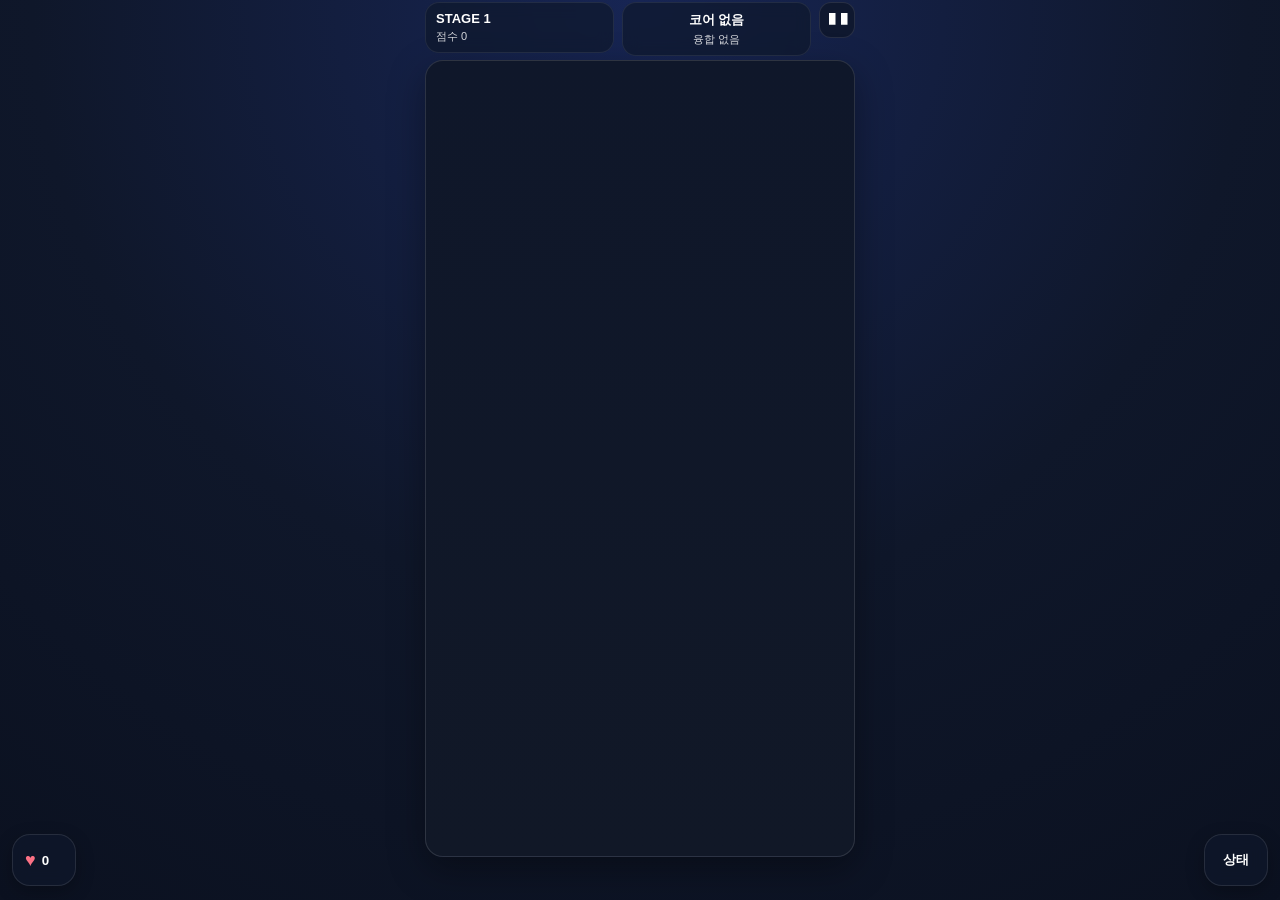
<file: index 4.html>
<!DOCTYPE html>
<html lang="ko">
<head>
  <meta charset="UTF-8" />
  <meta name="viewport" content="width=device-width, initial-scale=1.0, viewport-fit=cover" />
  <meta name="theme-color" content="#0f172a" />
  <meta name="apple-mobile-web-app-capable" content="yes" />
  <meta name="apple-mobile-web-app-status-bar-style" content="black-translucent" />
  <meta name="apple-mobile-web-app-title" content="유미 벽돌깨기" />
  <title>유미 벽돌깨기</title>
  
  
  <style>
* { box-sizing: border-box; }
html, body {
  margin: 0;
  padding: 0;
  background: #0b1220;
  color: #fff;
  font-family: -apple-system, BlinkMacSystemFont, "Segoe UI", Roboto, sans-serif;
}
body { min-height: 100vh; }
.app {
  min-height: 100vh;
  display: flex;
  flex-direction: column;
  align-items: center;
  justify-content: flex-start;
  padding: env(safe-area-inset-top) 8px calc(8px + env(safe-area-inset-bottom));
  position: relative;
  background: radial-gradient(circle at top, #172554 0%, #0f172a 55%, #0b1120 100%);
}
.topbar {
  width: min(98vw, 430px);
  display: grid;
  grid-template-columns: 1fr 1fr auto;
  gap: 8px;
  align-items: start;
  margin: 2px 0 4px;
}
.stat-group {
  background: rgba(15, 23, 42, 0.66);
  border: 1px solid rgba(255,255,255,0.08);
  border-radius: 14px;
  padding: 8px 10px;
  backdrop-filter: blur(8px);
  min-height: 48px;
}
.stat-group.center { text-align: center; }
.stat-group > div:first-child { font-size: 13px; font-weight: 800; }
.stat-group > div:last-child { font-size: 11px; opacity: 0.82; margin-top: 3px; }
.pause-btn {
  align-self: stretch;
  width: 36px;
  height: 36px;
  border: none;
  border-radius: 12px;
  background: rgba(15,23,42,0.78);
  color: #fff;
  font-weight: 900;
  font-size: 12px;
  border: 1px solid rgba(255,255,255,0.1);
}
#game {
  width: min(98vw, 430px);
  height: auto;
  border-radius: 18px;
  border: 1px solid rgba(255,255,255,0.12);
  box-shadow: 0 12px 36px rgba(0,0,0,0.35);
  display: block;
  touch-action: none;
  background: linear-gradient(180deg, #0f172a 0%, #111827 100%);
}
.corner-btn {
  position: fixed;
  bottom: calc(14px + env(safe-area-inset-bottom));
  min-width: 64px;
  min-height: 52px;
  border: none;
  border-radius: 18px;
  padding: 8px 12px;
  font-weight: 800;
  background: rgba(15,23,42,0.85);
  color: #fff;
  border: 1px solid rgba(255,255,255,0.1);
  box-shadow: 0 6px 18px rgba(0,0,0,0.25);
  backdrop-filter: blur(8px);
}
.shop-btn { left: 12px; display: flex; align-items: center; gap: 6px; }
.shop-btn .heart { font-size: 18px; color: #fb7185; }
.shop-btn.disabled { opacity: 0.4; }
.status-btn { right: 12px; }
.overlay.hidden { display: none; }
.overlay {
  position: fixed;
  inset: 0;
  background: rgba(3,7,18,0.74);
  display: flex;
  align-items: center;
  justify-content: center;
  padding: 20px;
  z-index: 20;
}
.modal {
  width: min(94vw, 440px);
  max-height: 90vh;
  overflow-y: auto;
  background: rgba(15,23,42,0.96);
  border: 1px solid rgba(255,255,255,0.1);
  border-radius: 22px;
  box-shadow: 0 20px 40px rgba(0,0,0,0.4);
  padding: 18px;
}
.modal h2 {
  margin: 0 0 6px;
  font-size: 22px;
}
.modal p { margin: 0 0 12px; line-height: 1.45; color: rgba(255,255,255,0.88); }
.cards {
  display: grid;
  gap: 12px;
}
.cards.cols-3 {
  grid-template-columns: repeat(3, 1fr);
}
.cards.cols-2 {
  grid-template-columns: repeat(2, 1fr);
}
.card {
  border-radius: 18px;
  padding: 12px;
  background: linear-gradient(180deg, rgba(30,41,59,0.95) 0%, rgba(15,23,42,1) 100%);
  border: 1px solid rgba(255,255,255,0.1);
  min-height: 132px;
  display: flex;
  flex-direction: column;
  justify-content: space-between;
  gap: 8px;
}
.card h3 { margin: 0; font-size: 16px; }
.card .cost { font-size: 12px; font-weight: 800; color: #fda4af; }
.card .desc { font-size: 12px; color: rgba(255,255,255,0.82); line-height: 1.35; }
.card button, .modal .ghost-btn, .modal .primary-btn {
  border: none;
  border-radius: 12px;
  padding: 10px 12px;
  font-weight: 800;
  color: #08111f;
}
.card button, .modal .primary-btn { background: linear-gradient(180deg, #fda4af 0%, #fb7185 100%); }
.card button.disabled { opacity: 0.4; }
.modal .ghost-btn {
  background: rgba(255,255,255,0.08);
  color: #fff;
  border: 1px solid rgba(255,255,255,0.1);
}
.modal .actions {
  display: flex;
  gap: 10px;
  margin-top: 14px;
}
.kv { display: grid; grid-template-columns: 1fr auto; gap: 8px; padding: 6px 0; border-bottom: 1px solid rgba(255,255,255,0.08); font-size: 13px; }
.kv:last-child { border-bottom: none; }
.big-love {
  font-size: 32px;
  font-weight: 900;
  text-align: center;
  color: #fda4af;
  text-shadow: 0 0 18px rgba(251,113,133,0.5);
}
.center-note { text-align: center; }
@media (max-width: 420px) {
  .cards.cols-3 { grid-template-columns: 1fr; }
  .cards.cols-2 { grid-template-columns: 1fr; }
}

.card .preview { color: #fde68a; font-weight: 700; }

</style>
</head>
<body>
  <div class="app">
    <div class="topbar">
      <div class="stat-group left">
        <div id="stageInfo">STAGE 1</div>
        <div id="scoreInfo">점수 0</div>
      </div>
      <div class="stat-group center">
        <div id="itemLevelInfo">코어 없음</div>
        <div id="fusionInfo">융합 없음</div>
      </div>
      <button id="pauseBtn" class="pause-btn" aria-label="일시정지">❚❚</button>
    </div>

    <canvas id="game" width="420" height="780"></canvas>

    <button id="shopBtn" class="corner-btn shop-btn" aria-label="상점">
      <span class="heart">♥</span>
      <span id="heartCount">0</span>
    </button>

    <button id="statusBtn" class="corner-btn status-btn" aria-label="상태">상태</button>

    <div id="overlay" class="overlay hidden"></div>
  </div>

  <script>
const canvas = document.getElementById('game');
const ctx = canvas.getContext('2d');

const stageInfoEl = document.getElementById('stageInfo');
const scoreInfoEl = document.getElementById('scoreInfo');
const itemLevelInfoEl = document.getElementById('itemLevelInfo');
const fusionInfoEl = document.getElementById('fusionInfo');
const pauseBtn = document.getElementById('pauseBtn');
const shopBtn = document.getElementById('shopBtn');
const heartCountEl = document.getElementById('heartCount');
const statusBtn = document.getElementById('statusBtn');
const overlayEl = document.getElementById('overlay');

const W = canvas.width;
const H = canvas.height;
const STORAGE_KEY = 'yumi_brick_breaker_stage_shop_v14';

const THEMES = [
  { top: '#1e1b4b', bottom: '#0f172a', block: '#f472b6', number: '#fbcfe8', boss: '#fb7185', accent: '#f9a8d4', line: '#fdf2f8' },
  { top: '#082f49', bottom: '#0f172a', block: '#38bdf8', number: '#bae6fd', boss: '#60a5fa', accent: '#7dd3fc', line: '#e0f2fe' },
  { top: '#312e81', bottom: '#0f172a', block: '#a78bfa', number: '#ddd6fe', boss: '#c084fc', accent: '#c4b5fd', line: '#f5f3ff' },
  { top: '#3f1d2e', bottom: '#0f172a', block: '#fb7185', number: '#fecdd3', boss: '#f97316', accent: '#fda4af', line: '#fff1f2' },
  { top: '#1f2937', bottom: '#0f172a', block: '#f8fafc', number: '#cbd5e1', boss: '#f59e0b', accent: '#fde68a', line: '#ffffff' }
];

const BRICK = {
  cols: 8,
  gap: 4,
  height: 20,
  top: 38,
};
BRICK.width = Math.floor((W - 8 - BRICK.gap * (BRICK.cols - 1)) / BRICK.cols);
BRICK.left = 4;
const ROW_STEP = BRICK.height + BRICK.gap;
const START_ROWS = 6;
const BASE_PADDLE = { width: 92, height: 13, y: H - 96 };
const BALL_RADIUS = 7;
const BASE_BALL_SPEED = 5.2;
const LOVE_DELAY = 3000;
const LASER_INTERVAL = 7000;
const MISSILE_INTERVAL = 380;
const MAX_STAGE_ROW_INTERVAL = 8000;
const CORE_DROP_CHANCE = 0.025;

const save = loadSave();
const state = {
  stage: 1,
  score: 0,
  totalLove: save.totalLove || 0,
  runLove: 0,
  destroyedThisStage: 0,
  destroyedTotal: 0,
  status: 'start', // start, playing, paused, shop, status, choose, love, gameover1, gameover2
  previousStatus: 'start',
  rowTimer: 0,
  lastTime: 0,
  bossStage: false,
  bossSpawnAnim: 0,
  bossHp: 0,
  bossMaxHp: 0,
  hearts: 0,
  comboTextUntil: 0,
  comboText: '',
  overlaysLocked: false,
  particles: [],
  floatingTexts: [],
  missiles: [],
  beams: [],
  lastVerticalAt: 0,
  lastHorizontalAt: 0,
  lastMissileAt: 0,
  pauseRequested: false,
  loveUntil: 0,
  gameOverTapCount: 0,
  selectedCoreUntil: 0,
  shopOffers: [],
  heartCycleProgress: 0,
  heartScheduledRows: randomHeartRows(),
  shopCharge: 0,
  itemLevels: {
    triangle: 0,
    long: 0,
    vlaser: 0,
    hlaser: 0,
  },
  upgrades: {
    crit: 0,
    attack: 0,
    maxBallBonus: 0,
    bomb: 0,
    giantBall: 0,
    speed: 0,
    leftDrone: 0,
    rightDrone: 0,
    shield: 0,
  },
};

const paddle = {
  x: W / 2 - BASE_PADDLE.width / 2,
  y: BASE_PADDLE.y,
  width: BASE_PADDLE.width,
  height: BASE_PADDLE.height,
};

let bricks = [];
let balls = [];
let drones = [];
let items = [];
let debuffs = [];


function updateHUD() {
  stageInfoEl.textContent = `STAGE ${state.stage}`;
  scoreInfoEl.textContent = `점수 ${Math.floor(state.score)}`;
  heartCountEl.textContent = String(state.hearts);

  const coreParts = [];
  if (state.itemLevels.triangle > 0) coreParts.push(`△ Lv${state.itemLevels.triangle}`);
  if (state.itemLevels.long > 0) coreParts.push(`━ Lv${state.itemLevels.long}`);
  if (state.itemLevels.vlaser > 0) coreParts.push(`│⚡ Lv${state.itemLevels.vlaser}`);
  if (state.itemLevels.hlaser > 0) coreParts.push(`─⚡ Lv${state.itemLevels.hlaser}`);
  itemLevelInfoEl.textContent = coreParts.length ? coreParts.join('  ') : '코어 없음';

  const fusionParts = [];
  if (state.upgrades.crit > 0) fusionParts.push(`치명 ${state.upgrades.crit * 5}%`);
  if (state.upgrades.attack > 0) fusionParts.push(`공격 +${(state.upgrades.attack * 0.25).toFixed(2)}`);
  if (state.upgrades.maxBallBonus > 0) fusionParts.push(`최대공 +${state.upgrades.maxBallBonus}`);
  if (state.upgrades.bomb > 0) fusionParts.push(`폭탄 Lv${state.upgrades.bomb}`);
  if (state.upgrades.giantBall > 0) fusionParts.push(`거대공 Lv${state.upgrades.giantBall}`);
  if (state.upgrades.speed > 0) fusionParts.push(`속도 +${(state.upgrades.speed * 0.5).toFixed(1)}`);
  if (state.upgrades.leftDrone > 0) fusionParts.push(`좌드론 Lv${state.upgrades.leftDrone}`);
  if (state.upgrades.rightDrone > 0) fusionParts.push(`우드론 Lv${state.upgrades.rightDrone}`);
  if (state.upgrades.shield > 0) fusionParts.push(`실드 ${state.upgrades.shield}`);
  fusionInfoEl.textContent = fusionParts.length ? fusionParts.join(' · ') : '융합 없음';

  if (state.shopCharge >= 5) shopBtn.classList.remove('disabled');
  else shopBtn.classList.add('disabled');
}


function loadSave() {
  try {
    return JSON.parse(localStorage.getItem(STORAGE_KEY)) || {};
  } catch {
    return {};
  }
}

function persistSave() {
  localStorage.setItem(STORAGE_KEY, JSON.stringify({
    totalLove: state.totalLove,
  }));
}

function theme() {
  return THEMES[Math.floor((state.stage - 1) / 10) % THEMES.length];
}

function nowMs() { return performance.now(); }
function clamp(v, min, max) { return Math.max(min, Math.min(max, v)); }
function rand(min, max) { return min + Math.random() * (max - min); }
function choice(arr) { return arr[Math.floor(Math.random() * arr.length)]; }
function randomHeartRows() {
  const rows = [1, 2, 3, 4, 5];
  const first = choice(rows);
  const second = choice(rows.filter((r) => r !== first));
  return [first, second].sort((a, b) => a - b);
}

function mainFusionText() {
  const i = state.itemLevels;
  if (i.vlaser > 0 && i.hlaser > 0) return '융합: 십자 번개';
  if (i.triangle > 0 && i.long > 0) return '융합: 와이드 스플릿';
  if (i.triangle > 0) return '융합: 스플릿';
  if (i.long > 0) return '융합: 와이드';
  if (i.vlaser > 0) return '융합: 세로 번개';
  if (i.hlaser > 0) return '융합: 가로 번개';
  return '융합 없음';
}

function coreLevelText() {
  const entries = [];
  if (state.itemLevels.triangle) entries.push(`세모 Lv.${state.itemLevels.triangle}`);
  if (state.itemLevels.long) entries.push(`패들 Lv.${state.itemLevels.long}`);
  if (state.itemLevels.vlaser) entries.push(`세로 Lv.${state.itemLevels.vlaser}`);
  if (state.itemLevels.hlaser) entries.push(`가로 Lv.${state.itemLevels.hlaser}`);
  return entries.length ? entries.join(' · ') : '코어 없음';
}

function randomCoreType() {
  return choice(['triangle', 'long', 'vlaser', 'hlaser']);
}

function spawnCoreDropFromBrick(brick) {
  items.push({
    x: brick.x + brick.width / 2,
    y: brick.y + brick.height / 2,
    vy: 1.65,
    vx: rand(-0.35, 0.35),
    wobble: rand(0, Math.PI * 2),
    rotation: rand(-0.2, 0.2),
    spin: rand(-0.04, 0.04),
    type: randomCoreType(),
    size: 23,
    collectAfter: nowMs() + 700,
  });
}

function attackPower() { return 1 + state.upgrades.attack * 0.25; }
function critChance() { return state.upgrades.crit * 0.05; }
function ballSpeed() { return BASE_BALL_SPEED + state.upgrades.speed * 0.5; }
function shieldCount() { return state.upgrades.shield || 0; }
function longMultiplier() {
  const lv = state.itemLevels.long;
  if (lv <= 0) return 1;
  return 1 + (3 * lv) / 10; // Lv10 => x4.0 (old Lv3 scale)
}
function maxBallCount() {
  const base = Math.max(1, state.itemLevels.triangle + 1);
  return base + (state.upgrades.maxBallBonus || 0);
}

function splitCountForLevel() {
  const lv = state.itemLevels.triangle;
  if (lv <= 0) return 0;
  return lv + 1;
}
function lightningCount(lv) {
  if (lv <= 0) return 0;
  if (lv >= 10) return 5;
  if (lv >= 7) return 4;
  if (lv >= 5) return 3;
  if (lv >= 3) return 2;
  return 1;
}
function dronePower(side) {
  const v = side === 'left' ? state.upgrades.leftDrone : state.upgrades.rightDrone;
  return v * 0.5;
}

function bossNumber() { return Math.floor(state.stage / 10); }
function bossDebuffCount() {
  const n = bossNumber();
  if (n < 11) return 0;
  if (n >= 121) return 12;
  if (n >= 111) return 10;
  if (n >= 101) return 10;
  return Math.min(10, Math.floor((n - 1) / 10));
}
function bossReinforcementCount() {
  const n = bossNumber();
  if (n >= 121) return 12;
  if (n >= 111) return 10;
  return 5;
}
function bossDebuffInterval() {
  return bossNumber() >= 121 ? 1500 : 2000;
}
function strongestBlockHp() {
  const plan = currentNumberBlockPlan();
  return Math.max(1, plan.hp);
}

function rowIntervalMs() {
  if (state.stage >= 250) return 500;
  if (state.stage >= 200) return 700;
  if (state.stage >= 100) return 1000;
  if (state.stage >= 70) return 2000;
  const bucket = Math.floor((state.stage - 1) / 10);
  return Math.max(3000, 8000 - bucket * 1000);
}

function currentNumberBlockPlan() {
  if (state.stage === 1) return { hp: 1, count: 0 };
  const cycleIndex = state.stage - 2;
  return {
    hp: 2 + Math.floor(cycleIndex / 6),
    count: Math.min(BRICK.cols, 1 + (cycleIndex % 6)),
  };
}

function addFloatingText(text, x, y, color = '#ffffff', size = 16) {
  state.floatingTexts.push({ text, x, y, color, size, until: nowMs() + 900 });
}

function addParticles(x, y, color, count = 12, speed = 2.4) {
  for (let i = 0; i < count; i += 1) {
    const angle = Math.random() * Math.PI * 2;
    const s = rand(0.4, speed);
    state.particles.push({ x, y, vx: Math.cos(angle) * s, vy: Math.sin(angle) * s, size: rand(2, 4), color, until: nowMs() + rand(300, 700) });
  }
}

function makeBall(x, y, angle = -Math.PI / 2) {
  const speed = ballSpeed();
  return {
    x,
    y,
    vx: Math.cos(angle) * speed,
    vy: Math.sin(angle) * speed,
    r: ball.r,
    held: false,
    paddleHits: 0,
    skipSplitUntil: 0,
    bombReady: false,
  };
}

function resetPaddle() {
  paddle.width = BASE_PADDLE.width * longMultiplier();
  paddle.height = BASE_PADDLE.height;
  paddle.x = clamp(paddle.x, 0, W - paddle.width);
}

function syncHeldBalls() {
  const held = balls.filter((b) => b.held);
  if (!held.length) return;
  const center = paddle.x + paddle.width / 2;
  const spread = Math.min(10, paddle.width / 6);
  held.forEach((ball, idx) => {
    const offset = (idx - (held.length - 1) / 2) * spread;
    ball.x = center + offset;
    ball.y = paddle.y - 10;
    ball.vx = 0;
    ball.vy = 0;
  });
}

function launchHeldBalls(targetX, targetY) {
  const held = balls.filter((b) => b.held);
  if (!held.length) return;
  let dx = targetX - (paddle.x + paddle.width / 2);
  let dy = targetY - paddle.y;
  if (dy > -30) dy = -30;
  const baseAngle = Math.atan2(dy, dx);
  const fan = held.length > 1 ? Math.min(Math.PI / 3, held.length * 0.08) : 0;
  held.forEach((ball, idx) => {
    const offset = held.length > 1 ? (-fan / 2) + (fan * idx) / (held.length - 1) : 0;
    ball.held = false;
    const speed = ballSpeed();
    ball.vx = Math.cos(baseAngle + offset) * speed;
    ball.vy = Math.sin(baseAngle + offset) * speed;
  });
  state.status = 'playing';
}

function createBrick(col, row, type = 'normal', hp = 1) {
  const x = BRICK.left + col * (BRICK.width + BRICK.gap);
  const y = BRICK.top + row * ROW_STEP;
  return {
    x,
    y,
    col,
    row,
    width: BRICK.width,
    height: BRICK.height,
    type,
    hp,
    maxHp: hp,
  };
}

function allBlocksCleared() {
  return bricks.every((b) => b.destroyed || b.type === 'boss');
}

function createStageRows() {
  bricks = [];
  resetPaddle();
  state.heartCycleProgress = 0;
  state.heartScheduledRows = randomHeartRows();
  const heartCol = Math.floor(rand(0, BRICK.cols));
  const numberPlan = currentNumberBlockPlan();
  const protectedCols = new Set();
  if (numberPlan.count > 0) {
    while (protectedCols.size < numberPlan.count) protectedCols.add(Math.floor(rand(0, BRICK.cols)));
  }
  for (let r = 0; r < START_ROWS; r += 1) {
    for (let c = 0; c < BRICK.cols; c += 1) {
      let type = 'normal';
      let hp = 1;
      if (r === 0 && c === heartCol) {
        type = 'heart';
      } else if (protectedCols.has(c) && r >= START_ROWS - 2) {
        type = 'number';
        hp = numberPlan.hp;
      }
      bricks.push(createBrick(c, r, type, hp));
    }
  }
}

function maybeMarkNewRowHeart(newRowBricks) {
  state.heartCycleProgress += 1;
  if (state.heartScheduledRows.includes(state.heartCycleProgress) && newRowBricks.length) {
    const target = choice(newRowBricks.filter((b) => b.type !== 'heart')) || choice(newRowBricks);
    target.type = 'heart';
    target.hp = 1;
    target.maxHp = 1;
  }
  if (state.heartCycleProgress >= 5) {
    state.heartCycleProgress = 0;
    state.heartScheduledRows = randomHeartRows();
  }
}

function createBossStage() {
  if (bricks.some((b) => !b.destroyed && b.type === 'boss')) return;
  const hp = state.stage + 10;
  state.bossMaxHp = hp;
  state.bossHp = hp;
  const spawnY = BRICK.top - 3 * ROW_STEP;
  bricks.push({
    x: BRICK.left,
    y: spawnY,
    targetY: BRICK.top,
    width: W - 8,
    height: BRICK.height * 3 + BRICK.gap * 2,
    type: 'boss',
    hp,
    maxHp: hp,
    destroyed: false,
    lastHitAt: 0,
  });
}

function initStage() {
  state.rowTimer = 0;
  state.bossStage = state.stage % 10 === 0;
  state.destroyedThisStage = 0;
  if (!balls.length) {
    balls = [makeBall(paddle.x + paddle.width / 2, paddle.y - 12)];
    balls[0].held = true;
  }
  syncHeldBalls();
  updateHUD();
}

function fullReset() {
  state.stage = 1;
  state.score = 0;
  state.runLove = 0;
  state.destroyedThisStage = 0;
  state.destroyedTotal = 0;
  state.status = 'start';
  state.previousStatus = 'start';
  state.lastVerticalAt = nowMs();
  state.lastHorizontalAt = nowMs();
  state.lastMissileAt = nowMs();
  state.gameOverTapCount = 0;
  state.shopOffers = [];
  state.heartCycleProgress = 0;
  state.heartScheduledRows = randomHeartRows();
  state.hearts = 0;
  state.shopCharge = 0;
  state.itemLevels = { triangle: 0, long: 0, vlaser: 0, hlaser: 0 };
  state.upgrades = {
    crit: 0,
    attack: 0,
    maxBallBonus: 0,
    bomb: 0,
    giantBall: 0,
    speed: 0,
    leftDrone: 0,
    rightDrone: 0,
    shield: 0,
  };
  bricks = [];
  balls = [];
  items = [];
  debuffs = [];
  state.particles = [];
  state.floatingTexts = [];
  state.missiles = [];
  state.beams = [];
  paddle.x = W / 2 - BASE_PADDLE.width / 2;
  resetPaddle();
  createStageRows();
  initStage();
}

function update(dt) {
  if (state.status === 'love') {
    if (nowMs() >= state.loveUntil) {
      closeOverlay();
      balls = balls.length ? balls : [makeBall(paddle.x + paddle.width / 2, paddle.y - 12)];
      balls.forEach((b) => { b.paddleHits = 0; });
      state.status = 'playing';
    }
    return;
  }
  if (state.status !== 'playing') return;

  updateBossAnimation(dt);
  updateRows(dt);
  updateAbilities(dt);
  updateBossDebuffs();
  updateItems();
  updateBalls(dt);
  updateEffects(dt);
  syncHeldBalls();
  checkDanger();
  updateHUD();
}

function openOverlay(html) {
  overlayEl.innerHTML = html;
  overlayEl.classList.remove('hidden');
}
function closeOverlay() {
  overlayEl.classList.add('hidden');
  overlayEl.innerHTML = '';
}

function showStartOverlay() {
  state.status = 'start';
  openOverlay(`
    <div class="modal">
      <h2>탭해서 시작</h2>
      <p>20개를 부수면 다음 스테이지. 10스테이지마다 거대한 보스 블록이 위에서 내려온다.</p>
      <div class="cards cols-2">
        <div class="card"><h3>하트 상점</h3><div class="desc">왼쪽 아래 ♥ 버튼으로 5/10/15 하트 카드 중 하나를 고를 수 있어.</div></div>
        <div class="card"><h3>코어 아이템</h3><div class="desc">일반/숫자 블록을 깨면 낮은 확률로 세모 · 긴 패들 · 세로 · 가로 번개가 떨어진다.</div></div>
      </div>
      <div class="actions"><button id="startRunBtn" class="primary-btn" style="flex:1">시작</button></div>
    </div>
  `);
  document.getElementById('startRunBtn').onclick = () => {
    closeOverlay();
    state.status = 'playing';
  };
}

function showGameOverOverlay() {
  state.status = 'gameover1';
  state.gameOverTapCount = 0;
  openOverlay(`
    <div class="modal center-note">
      <h2>게임 오버</h2>
      <p>당신은 유미에게 <strong>${state.runLove}번</strong> 사랑한다고 말했습니다!</p>
      <p>한 번 탭해서 계속.</p>
    </div>
  `);
}

function advanceGameOverTap() {
  if (state.status === 'gameover1') {
    state.status = 'gameover2';
    openOverlay(`
      <div class="modal center-note">
        <h2>더 많이 사랑을 고백해보세요!</h2>
        <p>한 번 더 탭하면 처음으로 돌아갑니다.</p>
      </div>
    `);
    return;
  }
  if (state.status === 'gameover2') {
    closeOverlay();
    fullReset();
    showStartOverlay();
  }
}

function offerPreview(offer) {
  switch (offer.key) {
    case 'crit': {
      const cur = Math.round(critChance() * 100);
      return `현재 ${cur}% → ${cur + 5}%`;
    }
    case 'attack': {
      const cur = attackPower();
      return `현재 ${cur.toFixed(2)} → ${(cur + 0.25).toFixed(2)}`;
    }
    case 'addBall': {
      const cur = maxBallCount();
      return `현재 최대 ${cur}개 → ${cur + 1}개 (성공 시)`;
    }
    case 'bomb': {
      const cur = state.upgrades.bomb;
      return cur > 0 ? `현재 활성 → 폭발 반경 강화` : '5회 반사마다 1회 폭발';
    }
    case 'giantBall': {
      return '현재 공 중 하나가 2배, 이미 모두 2배면 하나가 3배';
    }
    case 'speed': {
      const cur = ballSpeed();
      return `현재 ${cur.toFixed(1)} → ${(cur + 0.5).toFixed(1)}`;
    }
    case 'leftDrone': {
      const cur = dronePower('left');
      return `현재 ${cur.toFixed(1)} → ${(cur + 0.5).toFixed(1)}`;
    }
    case 'rightDrone': {
      const cur = dronePower('right');
      return `현재 ${cur.toFixed(1)} → ${(cur + 0.5).toFixed(1)}`;
    }
    case 'shield': {
      const cur = shieldCount();
      return `현재 ${cur}개 → ${Math.min(10, cur + 1)}개`;
    }
    default:
      return '';
  }
}

function showPauseOverlay() {
  state.previousStatus = state.status;
  state.status = 'paused';
  openOverlay(`
    <div class="modal center-note">
      <h2>일시정지</h2>
      <p>왼쪽 아래 ♥ 상점, 오른쪽 아래 상태 버튼도 사용할 수 있어.</p>
      <div class="actions">
        <button id="resumeBtn" class="primary-btn" style="flex:1">계속</button>
      </div>
    </div>
  `);
  document.getElementById('resumeBtn').onclick = () => {
    closeOverlay();
    state.status = 'playing';
  };
}

function shopPool() {
  return [
    { key: 'crit', cost: 5, title: '치명타 +5%', desc: '공의 치명타 확률이 5% 증가', apply: () => state.upgrades.crit += 1 },
    { key: 'attack', cost: 5, title: '공격력 +0.25', desc: '공격력이 0.25 증가', apply: () => state.upgrades.attack += 1 },
    { key: 'addBall', cost: 5, title: '최대 공 +1 (25%)', desc: '25% 확률로 최대 공 개수가 1 증가', apply: () => tryIncreaseMaxBall() },
    { key: 'bomb', cost: 10, title: '폭탄', desc: '패들에 5번 맞을 때마다 1회 폭탄 충전, 다음 충돌 때 주변에 2 데미지', apply: () => state.upgrades.bomb += 1 },
    { key: 'giantBall', cost: 10, title: '거대 공', desc: '현재 공 중 랜덤 1개를 2배로, 이미 모두 2배면 1개를 3배로', apply: () => upgradeRandomBallSize() },
    { key: 'speed', cost: 10, title: '속도 +0.5', desc: '공 기본 속도 +0.5', apply: () => state.upgrades.speed += 1 },
    { key: 'leftDrone', cost: 15, title: '뿅뿅이', desc: '왼쪽 하트 드론 공격력 +0.5', apply: () => state.upgrades.leftDrone += 1 },
    { key: 'rightDrone', cost: 15, title: '뾱뾱이', desc: '오른쪽 하트 드론 공격력 +0.5', apply: () => state.upgrades.rightDrone += 1 },
    { key: 'shield', cost: 15, title: '실드 +1', desc: '보스 디버프 1개를 막는 패들 실드 추가', apply: () => state.upgrades.shield = Math.min(10, (state.upgrades.shield || 0) + 1) },
  ];
}

function makeShopOffers() {
  const costs = [5, 10, 15].map(() => choice([5, 10, 15]));
  const pool = shopPool();
  return costs.map((cost) => choice(pool.filter((p) => p.cost === cost)));
}

function showShopOverlay() {
  state.previousStatus = state.status;
  state.status = 'shop';
  state.shopOffers = makeShopOffers();
  openOverlay(`
    <div class="modal">
      <h2>하트 상점</h2>
      <p>하트를 써서 능력치를 올려. 하트가 부족한 카드는 선택할 수 없어.</p>
      <div class="cards cols-3" id="shopCards"></div>
      <div class="actions"><button id="closeShopBtn" class="ghost-btn" style="flex:1">닫기</button></div>
    </div>
  `);
  const wrap = document.getElementById('shopCards');
  state.shopOffers.forEach((offer, idx) => {
    const disabled = state.hearts < offer.cost;
    const card = document.createElement('div');
    card.className = 'card';
    card.innerHTML = `
      <div>
        <div class="cost">${offer.cost} ♥</div>
        <h3>${offer.title}</h3>
        <div class="desc">${offer.desc}</div>
        <div class="desc preview">${offerPreview(offer)}</div>
      </div>
      <button class="${disabled ? 'disabled' : ''}" ${disabled ? 'disabled' : ''}>선택</button>
    `;
    card.querySelector('button').onclick = () => {
      if (state.hearts < offer.cost) return;
      state.hearts -= offer.cost;
      state.shopCharge = 0;
      offer.apply();
      persistSave();
      closeOverlay();
      state.status = 'playing';
      updateHUD();
    };
    wrap.appendChild(card);
  });
  document.getElementById('closeShopBtn').onclick = () => {
    state.shopCharge = 0;
    closeOverlay();
    state.status = 'playing';
    updateHUD();
  };
}

function showStatusOverlay() {
  state.previousStatus = state.status;
  state.status = 'status';
  openOverlay(`
    <div class="modal">
      <h2>현재 능력치</h2>
      <div class="kv"><span>공격력</span><strong>${attackPower().toFixed(2)}</strong></div>
      <div class="kv"><span>치명타</span><strong>${Math.round(critChance() * 100)}%</strong></div>
      <div class="kv"><span>현재 공 수</span><strong>${balls.length}</strong></div>
      <div class="kv"><span>최대 공 수</span><strong>${maxBallCount()}</strong></div>
      <div class="kv"><span>공 속도</span><strong>${ballSpeed().toFixed(1)}</strong></div>
      <div class="kv"><span>거대 공 업그레이드</span><strong>${state.upgrades.giantBall || 0}</strong></div>
      <div class="kv"><span>폭탄 공</span><strong>${state.upgrades.bomb > 0 ? '활성' : '없음'}</strong></div>
      <div class="kv"><span>실드</span><strong>${shieldCount()}</strong></div>
      <div class="kv"><span>왼쪽 드론</span><strong>${dronePower('left').toFixed(1)}</strong></div>
      <div class="kv"><span>오른쪽 드론</span><strong>${dronePower('right').toFixed(1)}</strong></div>
      <div class="kv"><span>세모</span><strong>Lv.${state.itemLevels.triangle}</strong></div>
      <div class="kv"><span>긴 패들</span><strong>Lv.${state.itemLevels.long}</strong></div>
      <div class="kv"><span>세로 번개</span><strong>Lv.${state.itemLevels.vlaser}</strong></div>
      <div class="kv"><span>가로 번개</span><strong>Lv.${state.itemLevels.hlaser}</strong></div>
      <div class="kv"><span>융합 상태</span><strong>${mainFusionText().replace('융합: ', '')}</strong></div>
      <div class="actions"><button id="closeStatusBtn" class="primary-btn" style="flex:1">닫기</button></div>
    </div>
  `);
  document.getElementById('closeStatusBtn').onclick = () => {
    closeOverlay();
    state.status = state.previousStatus === 'playing' ? 'playing' : 'paused';
  };
}

function upgradeRandomBallSize() {
  if (!balls.length) {
    addFloatingText('공 없음', paddle.x + paddle.width / 2, paddle.y - 24, '#fca5a5', 14);
    return;
  }
  const normal = balls.filter((b) => b.r < BALL_RADIUS * 2);
  const doubled = balls.filter((b) => b.r >= BALL_RADIUS * 2 && b.r < BALL_RADIUS * 3);
  if (normal.length) {
    const target = choice(normal);
    target.r = BALL_RADIUS * 2;
    addFloatingText('거대 공!', target.x, target.y, '#93c5fd', 15);
  } else if (doubled.length) {
    const target = choice(doubled);
    target.r = BALL_RADIUS * 3;
    addFloatingText('초거대 공!', target.x, target.y, '#60a5fa', 15);
  } else {
    addFloatingText('모든 공 최대', paddle.x + paddle.width / 2, paddle.y - 24, '#fde68a', 14);
  }
  state.upgrades.giantBall = (state.upgrades.giantBall || 0) + 1;
}

function spawnBossReinforcements() {
  const count = bossReinforcementCount();
  const hp = strongestBlockHp();
  const used = new Set();
  for (let i = 0; i < count; i += 1) {
    let col = 0;
    let row = 0;
    let tries = 0;
    do {
      col = Math.floor(rand(0, BRICK.cols));
      row = Math.floor(rand(0, Math.max(START_ROWS + 2, 8)));
      tries += 1;
    } while (used.has(`${col}:${row}`) && tries < 30);
    used.add(`${col}:${row}`);
    const existing = bricks.find((b) => !b.destroyed && b.type !== 'boss' && b.col === col && b.row === row);
    if (existing) {
      existing.type = 'elite';
      existing.hp = Math.max(existing.hp, hp);
      existing.maxHp = existing.hp;
    } else {
      const brick = createBrick(col, row, 'elite', hp);
      bricks.push(brick);
    }
  }
  addFloatingText('보스 증원!', W / 2, BRICK.top + 24, '#fca5a5', 20);
}

function spawnBossDebuffs() {
  const count = bossDebuffCount();
  if (!count) return;
  const boss = bricks.find((b) => !b.destroyed && b.type === 'boss');
  const startX = boss ? boss.x : 24;
  const width = boss ? boss.width : (W - 48);
  const startY = boss ? boss.y + boss.height + 6 : (BRICK.top - 16);
  for (let i = 0; i < count; i += 1) {
    debuffs.push({ x: rand(startX + 18, startX + width - 18), y: startY, vy: rand(2.3, 3.0), size: 16 });
  }
  addFloatingText(`디버프 x${count}`, W / 2, Math.max(28, startY), '#fb7185', 16);
}

function randomActiveCoreKey() {
  const keys = Object.keys(state.itemLevels).filter((k) => state.itemLevels[k] > 0);
  return keys.length ? choice(keys) : null;
}

function applyBossDebuff() {
  if (shieldCount() > 0) {
    state.upgrades.shield -= 1;
    addFloatingText('실드 방어!', paddle.x + paddle.width / 2, paddle.y - 18, '#93c5fd', 15);
    return;
  }
  const hits = bossNumber() >= 121 ? 2 : 1;
  let changed = false;
  for (let i = 0; i < hits; i += 1) {
    const key = randomActiveCoreKey();
    if (!key) break;
    state.itemLevels[key] = Math.max(0, state.itemLevels[key] - 1);
    changed = true;
  }
  if (changed) {
    resetPaddle();
    updateHUD();
    addFloatingText('코어 다운!', paddle.x + paddle.width / 2, paddle.y - 18, '#fca5a5', 15);
  } else {
    addFloatingText('디버프 무효', paddle.x + paddle.width / 2, paddle.y - 18, '#fde68a', 14);
  }
}

function updateBossDebuffs() {
  for (const d of debuffs) d.y += d.vy;
  debuffs = debuffs.filter((d) => {
    const caught = d.y + d.size >= paddle.y && d.y - d.size <= paddle.y + paddle.height && d.x >= paddle.x && d.x <= paddle.x + paddle.width;
    if (caught) {
      applyBossDebuff();
      addParticles(d.x, d.y, '#f43f5e', 10, 2.5);
      return false;
    }
    return d.y - d.size <= H + 20;
  });
}

function showCoreChoice() {}

function movePaddle(clientX) {
  const rect = canvas.getBoundingClientRect();
  const scaleX = W / rect.width;
  paddle.x = clamp((clientX - rect.left) * scaleX - paddle.width / 2, 0, W - paddle.width);
  syncHeldBalls();
}

function pointerPos(clientX, clientY) {
  const rect = canvas.getBoundingClientRect();
  const scaleX = W / rect.width;
  const scaleY = H / rect.height;
  return { x: (clientX - rect.left) * scaleX, y: (clientY - rect.top) * scaleY };
}

function circleRectCollision(ball, rect) {
  const closestX = clamp(ball.x, rect.x, rect.x + rect.width);
  const closestY = clamp(ball.y, rect.y, rect.y + rect.height);
  const dx = ball.x - closestX;
  const dy = ball.y - closestY;
  return dx * dx + dy * dy <= ball.r * ball.r;
}

function stageAdvance() {
  state.stage += 1;
  state.bossStage = state.stage % 10 === 0;
  state.destroyedThisStage = 0;
  state.rowTimer = 0;
  if (state.bossStage) createBossStage();
  updateHUD();
  addFloatingText(`STAGE ${state.stage}`, W / 2, H / 2, theme().accent, 22);
}

function registerDestroyed(brick) {
  if (brick.type === 'boss') return;
  state.score += 1;
  state.destroyedThisStage += 1;
  state.destroyedTotal += 1;
  if (state.destroyedThisStage >= 20) {
    stageAdvance();
  }
}

function destroyBrick(brick, silent = false) {
  if (brick.destroyed) return;
  brick.destroyed = true;
  if (!silent) registerDestroyed(brick);
  if (!silent) {
    addParticles(brick.x + brick.width / 2, brick.y + brick.height / 2, brick.type === 'heart' ? '#fb7185' : theme().accent, 10);
  }
  if (brick.type === 'heart' && !silent) {
    state.hearts += 1;
    state.shopCharge += 1;
    persistSave();
    updateHUD();
  }
  if (!silent && brick.type !== 'heart' && brick.type !== 'boss' && Math.random() < CORE_DROP_CHANCE) {
    spawnCoreDropFromBrick(brick);
  }
  if (brick.type === 'boss') {
    state.hearts += 3;
    state.shopCharge += 3;
    state.runLove += 1;
    state.totalLove += 1;
    persistSave();
    updateHUD();
    state.loveUntil = nowMs() + LOVE_DELAY;
    state.status = 'love';
    openOverlay(`
      <div class="modal center-note">
        <div class="big-love">유미야 사랑해!</div>
        <p>하트 +3 · 3초 뒤 다음 스테이지로 이어집니다.</p>
      </div>
    `);
  }
}

function damageBrick(brick, amount, isBeam = false, textColor = '#fff') {
  if (brick.destroyed) return;
  if (brick.type === 'boss') {
    const now = nowMs();
    if (now - (brick.lastHitAt || 0) < 28) return;
    brick.lastHitAt = now;
  }
  brick.hp -= amount;
  if (brick.type === 'boss') {
    state.bossHp = Math.max(0, brick.hp);
    if (!brick.phaseTriggered && brick.hp <= brick.maxHp / 2) {
      brick.phaseTriggered = true;
      spawnBossReinforcements();
      brick.lastDebuffAt = nowMs();
      if (bossDebuffCount() > 0) spawnBossDebuffs();
    }
  }
  if (brick.hp <= 0) {
    destroyBrick(brick);
  } else if (!isBeam) {
    addFloatingText(`-${amount % 1 === 0 ? amount : amount.toFixed(2)}`, brick.x + brick.width / 2, brick.y + 8, textColor, 12);
  }
}

function critDamage(base) {
  const crit = Math.random() < critChance();
  return { amount: crit ? base * 2 : base, crit };
}

function findBrickAtGrid(col, row) {
  return bricks.find((b) => !b.destroyed && b.type !== 'boss' && b.col === col && b.row === row);
}

function explosionAt(col, row) {
  for (let r = row - 1; r <= row + 1; r += 1) {
    for (let c = col - 1; c <= col + 1; c += 1) {
      const target = findBrickAtGrid(c, r);
      if (target) damageBrick(target, 2, true);
    }
  }
}

function splitBall(ball, totalCount) {
  if (nowMs() < ball.skipSplitUntil) return [ball];
  const speed = Math.max(3, Math.hypot(ball.vx, ball.vy));
  const spread = Math.PI / 2;
  const out = [];
  for (let i = 0; i < totalCount; i += 1) {
    const t = totalCount === 1 ? 0 : i / (totalCount - 1);
    const angle = -Math.PI / 2 - spread / 2 + spread * t;
    out.push({
      x: ball.x,
      y: ball.y - 2,
      vx: Math.cos(angle) * speed,
      vy: Math.sin(angle) * speed,
      r: ball.r,
      held: false,
      paddleHits: ball.paddleHits,
      skipSplitUntil: nowMs() + 350,
      bombReady: false,
    });
  }
  addParticles(ball.x, ball.y, theme().accent, 14, 3.5);
  return out;
}

function spawnSelfSplit(ball) {
  const speed = Math.max(3, Math.hypot(ball.vx, ball.vy));
  const angle = Math.atan2(ball.vy, ball.vx) + rand(-0.5, 0.5);
  balls.push({
    x: ball.x,
    y: ball.y,
    vx: Math.cos(angle) * speed,
    vy: Math.sin(angle) * speed,
    r: BALL_RADIUS,
    held: false,
    paddleHits: 0,
    skipSplitUntil: nowMs() + 350,
    bombReady: false,
  });
  addFloatingText('+분열', ball.x, ball.y, '#fde68a', 12);
}


function tryIncreaseMaxBall() {
  if (Math.random() < 0.25) {
    state.upgrades.maxBallBonus = (state.upgrades.maxBallBonus || 0) + 1;
    addFloatingText('최대 공 증가!', paddle.x + paddle.width / 2, paddle.y - 24, '#93c5fd', 15);
    updateHUD();
  } else {
    addFloatingText('꽝!', paddle.x + paddle.width / 2, paddle.y - 24, '#fca5a5', 15);
  }
}

function addNewRow() {
  bricks.filter((b) => !b.destroyed).forEach((b) => {
    if (b.type === 'boss') {
      b.y += ROW_STEP;
      b.targetY = (b.targetY ?? b.y) + ROW_STEP;
    } else {
      b.row += 1;
      b.y += ROW_STEP;
    }
  });
  const plan = currentNumberBlockPlan();
  const numberCols = new Set();
  while (numberCols.size < plan.count) numberCols.add(Math.floor(rand(0, BRICK.cols)));
  const newRowBricks = [];
  for (let c = 0; c < BRICK.cols; c += 1) {
    const type = numberCols.has(c) ? 'number' : 'normal';
    const hp = type === 'number' ? plan.hp : 1;
    const brick = createBrick(c, 0, type, hp);
    bricks.push(brick);
    newRowBricks.push(brick);
  }
  maybeMarkNewRowHeart(newRowBricks);
}

function randomUniqueIndexes(total, count) {
  const set = new Set();
  while (set.size < Math.min(total, count)) set.add(Math.floor(rand(0, total)));
  return [...set];
}

function fireVerticalLightning() {
  const count = lightningCount(state.itemLevels.vlaser);
  if (!count) return;
  const cols = randomUniqueIndexes(BRICK.cols, count);
  cols.forEach((col) => {
    state.beams.push({ type: 'v', x: BRICK.left + col * (BRICK.width + BRICK.gap) + BRICK.width / 2, y: BRICK.top, until: nowMs() + 220, color: '#60a5fa' });
    bricks.filter((b) => !b.destroyed && b.type !== 'boss' && b.col === col).forEach((brick) => damageBrick(brick, 1, true));
    const boss = bricks.find((b) => !b.destroyed && b.type === 'boss');
    if (boss) {
      const bx = boss.x + boss.width / 2;
      if (Math.abs((BRICK.left + col * (BRICK.width + BRICK.gap) + BRICK.width / 2) - bx) < boss.width / 2) damageBrick(boss, 1, true);
    }
  });
}

function fireHorizontalLightning() {
  const count = lightningCount(state.itemLevels.hlaser);
  if (!count) return;
  const rowCount = 14;
  const rows = randomUniqueIndexes(rowCount, count);
  rows.forEach((row) => {
    state.beams.push({ type: 'h', y: BRICK.top + row * ROW_STEP + BRICK.height / 2, until: nowMs() + 220, color: '#c084fc' });
    bricks.filter((b) => !b.destroyed && b.type !== 'boss' && b.row === row).forEach((brick) => damageBrick(brick, 1, true));
    const boss = bricks.find((b) => !b.destroyed && b.type === 'boss');
    if (boss) {
      const by = BRICK.top + row * ROW_STEP + BRICK.height / 2;
      if (by >= boss.y && by <= boss.y + boss.height) damageBrick(boss, 1, true);
    }
  });
}

function updateDrones(dt) {
  const now = nowMs();
  if (now - state.lastMissileAt < MISSILE_INTERVAL) return;
  state.lastMissileAt = now;
  const powerLeft = dronePower('left');
  const powerRight = dronePower('right');
  const sweep = Math.sin(now / 400) * (Math.PI / 4);
  if (powerLeft > 0) {
    state.missiles.push({ x: paddle.x + paddle.width / 2 - 24, y: paddle.y - 20, vx: Math.cos(-Math.PI / 2 + sweep) * 4.4, vy: Math.sin(-Math.PI / 2 + sweep) * 4.4, dmg: powerLeft, color: '#fb7185' });
  }
  if (powerRight > 0) {
    state.missiles.push({ x: paddle.x + paddle.width / 2 + 24, y: paddle.y - 20, vx: Math.cos(-Math.PI / 2 - sweep) * 4.4, vy: Math.sin(-Math.PI / 2 - sweep) * 4.4, dmg: powerRight, color: '#f9a8d4' });
  }
}

function updateMissiles(dt) {
  for (const m of state.missiles) {
    m.x += m.vx;
    m.y += m.vy;
    for (const brick of bricks) {
      if (brick.destroyed) continue;
      if (m.x >= brick.x && m.x <= brick.x + brick.width && m.y >= brick.y && m.y <= brick.y + brick.height) {
        damageBrick(brick, m.dmg, true);
        m.dead = true;
        addParticles(m.x, m.y, m.color, 6);
        break;
      }
    }
  }
  state.missiles = state.missiles.filter((m) => !m.dead && m.x >= -20 && m.x <= W + 20 && m.y >= -20 && m.y <= H + 20);
}

function handleBallBrickCollision(ball) {
  for (const brick of bricks) {
    if (brick.destroyed) continue;
    const rect = { x: brick.x, y: brick.y, width: brick.width, height: brick.height };
    if (!circleRectCollision(ball, rect)) continue;

    const overlapLeft = Math.abs(ball.x + ball.r - brick.x);
    const overlapRight = Math.abs(brick.x + brick.width - (ball.x - ball.r));
    const overlapTop = Math.abs(ball.y + ball.r - brick.y);
    const overlapBottom = Math.abs(brick.y + brick.height - (ball.y - ball.r));
    const minOverlap = Math.min(overlapLeft, overlapRight, overlapTop, overlapBottom);
    if (minOverlap === overlapLeft || minOverlap === overlapRight) ball.vx *= -1;
    else ball.vy *= -1;

    const hit = critDamage(attackPower());
    damageBrick(brick, hit.amount, false, hit.crit ? '#ef4444' : '#ffffff');
    if (state.upgrades.bomb > 0 && ball.bombReady && brick.type !== 'boss') {
      explosionAt(brick.col, brick.row);
      addFloatingText('폭탄!', brick.x + brick.width / 2, brick.y, '#fbbf24', 16);
      addParticles(brick.x + brick.width / 2, brick.y + brick.height / 2, '#fb923c', 22, 4.2);
      ball.bombReady = false;
      ball.paddleHits = 0;
    }
    return true;
  }
  return false;
}

function updateBossAnimation(dt) {
  const boss = bricks.find((b) => !b.destroyed && b.type === 'boss');
  if (!boss) return;
  if (boss.targetY == null) boss.targetY = boss.y;
  if (boss.y < boss.targetY) {
    boss.y = Math.min(boss.targetY, boss.y + dt * 0.12);
  }
}

function updateBalls(dt) {
  const next = [];
  for (const ball of balls) {
    if (ball.held) {
      next.push(ball);
      continue;
    }
    ball.x += ball.vx;
    ball.y += ball.vy;

    if (ball.x - ball.r <= 0) { ball.x = ball.r; ball.vx *= -1; }
    if (ball.x + ball.r >= W) { ball.x = W - ball.r; ball.vx *= -1; }
    if (ball.y - ball.r <= 0) { ball.y = ball.r; ball.vy *= -1; }

    const triSplitCount = splitCountForLevel();
    const triZone = triSplitCount > 0 ? {
      x: paddle.x,
      y: paddle.y - 24,
      width: paddle.width,
      height: 24 + paddle.height,
    } : null;

    if (triZone && circleRectCollision(ball, triZone) && ball.vy > 0) {
      const allowed = Math.max(1, maxBallCount() - (balls.length - 1));
      if (allowed > 1) next.push(...splitBall(ball, Math.min(triSplitCount, allowed)));
      else {
        ball.vy *= -1;
        ball.y = paddle.y - ball.r - 1;
        next.push(ball);
      }
      continue;
    }

    const paddleRect = { x: paddle.x, y: paddle.y, width: paddle.width, height: paddle.height };
    if (circleRectCollision(ball, paddleRect) && ball.vy > 0) {
      const hit = (ball.x - (paddle.x + paddle.width / 2)) / (paddle.width / 2);
      const angle = hit * (Math.PI / 3);
      const speed = ballSpeed();
      ball.vx = Math.sin(angle) * speed;
      ball.vy = -Math.abs(Math.cos(angle) * speed);
      ball.y = paddle.y - ball.r - 1;
      ball.paddleHits += 1;
      if (state.upgrades.bomb > 0 && ball.paddleHits > 0 && ball.paddleHits % 5 === 0) {
        ball.bombReady = true;
        addFloatingText('폭탄 준비!', ball.x, ball.y - 12, '#fb923c', 13);
      }
      next.push(ball);
      continue;
    }

    handleBallBrickCollision(ball);
    if (ball.y - ball.r <= H + 20) next.push(ball);
  }
  balls = next;
  if (!balls.length) triggerGameOver();
}

function triggerGameOver() {
  if (state.status === 'gameover1' || state.status === 'gameover2') return;
  persistSave();
  showGameOverOverlay();
}

function collectCoreItem(item) {
  const prev = state.itemLevels[item.type];
  state.itemLevels[item.type] = Math.min(10, state.itemLevels[item.type] + 1);
  resetPaddle();
  updateHUD();
  const names = { triangle: '세모', long: '긴 패들', vlaser: '세로 번개', hlaser: '가로 번개' };
  const nextLv = state.itemLevels[item.type];
  const tag = prev === 0 ? 'NEW' : nextLv === prev ? 'MAX' : 'Lv Up';
  addFloatingText(tag, item.x, item.y - 10, '#ffffff', 14);
  addFloatingText(`${names[item.type]} Lv.${nextLv}`, item.x, item.y + 8, theme().accent, 14);
  addParticles(item.x, item.y, theme().accent, 14, 3.2);
}

function updateItems() {
  const now = nowMs();
  for (const item of items) {
    item.y += item.vy;
    item.x += item.vx || 0;
    item.wobble = (item.wobble || 0) + 0.08;
    item.x += Math.sin(item.wobble) * 0.25;
    item.rotation = (item.rotation || 0) + (item.spin || 0);
    if (item.x - item.size <= 0) { item.x = item.size; item.vx = Math.abs(item.vx || 0.35); }
    if (item.x + item.size >= W) { item.x = W - item.size; item.vx = -Math.abs(item.vx || 0.35); }
  }
  items = items.filter((item) => {
    const canCollect = now >= (item.collectAfter || 0);
    const caught = canCollect && item.y + item.size >= paddle.y && item.y - item.size <= paddle.y + paddle.height && item.x >= paddle.x && item.x <= paddle.x + paddle.width;
    if (caught) {
      collectCoreItem(item);
      return false;
    }
    return item.y - item.size <= H + 30;
  });
}

function updateRows(dt) {
  state.rowTimer += dt;
  if (state.rowTimer >= rowIntervalMs()) {
    state.rowTimer = 0;
    addNewRow();
  }
}

function updateAbilities(dt) {
  const now = nowMs();
  if (state.itemLevels.vlaser > 0 && now - state.lastVerticalAt >= LASER_INTERVAL) {
    state.lastVerticalAt = now;
    fireVerticalLightning();
  }
  if (state.itemLevels.hlaser > 0 && now - state.lastHorizontalAt >= LASER_INTERVAL) {
    state.lastHorizontalAt = now;
    fireHorizontalLightning();
  }
  const boss = bricks.find((b) => !b.destroyed && b.type === 'boss');
  if (boss && boss.phaseTriggered && bossDebuffCount() > 0) {
    boss.lastDebuffAt = boss.lastDebuffAt || now;
    if (now - boss.lastDebuffAt >= bossDebuffInterval()) {
      boss.lastDebuffAt = now;
      spawnBossDebuffs();
    }
  }
  updateDrones(dt);
}

function updateEffects(dt) {
  const now = nowMs();
  state.beams = state.beams.filter((b) => b.until > now);
  state.floatingTexts = state.floatingTexts.filter((t) => t.until > now);
  state.particles = state.particles.filter((p) => p.until > now);
  state.particles.forEach((p) => {
    p.x += p.vx;
    p.y += p.vy;
    p.vx *= 0.98;
    p.vy *= 0.98;
  });
  updateMissiles(dt);
}

function checkDanger() {
  if (bricks.some((b) => !b.destroyed && b.y + b.height >= paddle.y - 6)) {
    triggerGameOver();
  }
}

function update(dt) {
  if (state.status === 'love') {
    if (nowMs() >= state.loveUntil) {
      closeOverlay();
      balls = balls.length ? balls : [makeBall(paddle.x + paddle.width / 2, paddle.y - 12)];
      balls.forEach((b) => { b.paddleHits = 0; });
      state.status = 'playing';
    }
    return;
  }
  if (state.status !== 'playing') return;

  updateBossAnimation(dt);
  updateRows(dt);
  updateAbilities(dt);
  updateItems();
  updateBalls(dt);
  updateEffects(dt);
  syncHeldBalls();
  checkDanger();
  updateHUD();
}

function drawBackground() {
  const t = theme();
  const grad = ctx.createLinearGradient(0, 0, 0, H);
  grad.addColorStop(0, t.top);
  grad.addColorStop(1, t.bottom);
  ctx.fillStyle = grad;
  ctx.fillRect(0, 0, W, H);
  ctx.strokeStyle = 'rgba(255,255,255,0.04)';
  for (let y = 0; y < H; y += 24) {
    ctx.beginPath();
    ctx.moveTo(0, y);
    ctx.lineTo(W, y);
    ctx.stroke();
  }
}

function roundRect(x, y, w, h, r, fill, stroke) {
  ctx.beginPath();
  ctx.moveTo(x + r, y);
  ctx.lineTo(x + w - r, y);
  ctx.quadraticCurveTo(x + w, y, x + w, y + r);
  ctx.lineTo(x + w, y + h - r);
  ctx.quadraticCurveTo(x + w, y + h, x + w - r, y + h);
  ctx.lineTo(x + r, y + h);
  ctx.quadraticCurveTo(x, y + h, x, y + h - r);
  ctx.lineTo(x, y + r);
  ctx.quadraticCurveTo(x, y, x + r, y);
  ctx.closePath();
  if (fill) { ctx.fillStyle = fill; ctx.fill(); }
  if (stroke) { ctx.strokeStyle = stroke; ctx.stroke(); }
}

function drawBricks() {
  const t = theme();
  for (const brick of bricks) {
    if (brick.destroyed) continue;
    if (brick.type === 'boss') {
      roundRect(brick.x, brick.y, brick.width, brick.height, 14, t.boss, 'rgba(255,255,255,0.25)');
      ctx.fillStyle = '#fff';
      ctx.font = 'bold 18px sans-serif';
      ctx.textAlign = 'center';
      ctx.fillText(`BOSS ${Math.ceil(brick.hp)}`, brick.x + brick.width / 2, brick.y + brick.height / 2 + 6);
      continue;
    }
    let fill = t.block;
    let stroke = 'rgba(255,255,255,0.12)';
    if (brick.type === 'number') fill = t.number;
    if (brick.type === 'elite') fill = '#f59e0b';
    if (brick.type === 'heart') {
      const pulse = 0.86 + Math.sin(nowMs() / 180) * 0.14;
      ctx.save();
      ctx.globalAlpha = pulse;
      fill = '#fb7185';
      roundRect(brick.x, brick.y, brick.width, brick.height, 6, fill, 'rgba(255,255,255,0.4)');
      ctx.restore();
      ctx.save();
      ctx.strokeStyle = 'rgba(253,164,175,0.45)';
      ctx.lineWidth = 4;
      roundRect(brick.x - 1, brick.y - 1, brick.width + 2, brick.height + 2, 7, null, 'rgba(253,164,175,0.45)');
      ctx.restore();
    } else {
      roundRect(brick.x, brick.y, brick.width, brick.height, 6, fill, stroke);
    }
    ctx.textAlign = 'center';
    if (brick.type === 'heart') {
      ctx.fillStyle = '#fff';
      ctx.font = 'bold 14px sans-serif';
      ctx.fillText('♥', brick.x + brick.width / 2, brick.y + brick.height / 2 + 5);
    } else if (brick.type === 'number' || brick.type === 'elite') {
      ctx.fillStyle = '#111827';
      ctx.font = 'bold 13px sans-serif';
      ctx.fillText(String(Math.ceil(brick.hp)), brick.x + brick.width / 2, brick.y + brick.height / 2 + 5);
    }
  }
}

function drawItems() {
  for (const item of items) {
    const pulse = 0.92 + Math.sin(nowMs() / 150 + item.x) * 0.08;
    ctx.save();
    ctx.translate(item.x, item.y);
    ctx.rotate(item.rotation || 0);
    ctx.scale(pulse, pulse);
    ctx.strokeStyle = '#ffffff';
    ctx.fillStyle = theme().accent;
    ctx.lineWidth = 2.5;

    ctx.beginPath();
    ctx.arc(0, 0, item.size, 0, Math.PI * 2);
    ctx.fillStyle = 'rgba(15,23,42,0.72)';
    ctx.fill();
    ctx.strokeStyle = theme().accent;
    ctx.stroke();

    ctx.strokeStyle = '#ffffff';
    ctx.fillStyle = theme().accent;
    if (item.type === 'triangle') {
      ctx.beginPath();
      ctx.moveTo(0, -14);
      ctx.lineTo(-13, 10);
      ctx.lineTo(13, 10);
      ctx.closePath();
      ctx.fill();
      ctx.stroke();
    } else if (item.type === 'long') {
      roundRect(-22, -6, 44, 12, 6, theme().accent, '#ffffff');
    } else if (item.type === 'vlaser') {
      ctx.beginPath();
      ctx.moveTo(0, -16);
      ctx.lineTo(-6, -2);
      ctx.lineTo(1, -2);
      ctx.lineTo(-5, 16);
      ctx.lineTo(7, 1);
      ctx.lineTo(0, 1);
      ctx.closePath();
      ctx.fill();
      ctx.stroke();
    } else if (item.type === 'hlaser') {
      ctx.rotate(Math.PI / 2);
      ctx.beginPath();
      ctx.moveTo(0, -16);
      ctx.lineTo(-6, -2);
      ctx.lineTo(1, -2);
      ctx.lineTo(-5, 16);
      ctx.lineTo(7, 1);
      ctx.lineTo(0, 1);
      ctx.closePath();
      ctx.fill();
      ctx.stroke();
    }
    ctx.restore();
  }
}

function drawPaddle() {
  roundRect(paddle.x, paddle.y, paddle.width, paddle.height, 7, '#ffffff', null);
  if (shieldCount() > 0) {
    ctx.save();
    ctx.globalAlpha = 0.28;
    roundRect(paddle.x - 3, paddle.y - 5, paddle.width + 6, paddle.height + 10, 10, '#60a5fa', '#bfdbfe');
    ctx.restore();
    ctx.fillStyle = '#dbeafe';
    ctx.font = 'bold 12px sans-serif';
    ctx.textAlign = 'center';
    ctx.fillText(`x${shieldCount()}`, paddle.x + paddle.width / 2, paddle.y - 8);
  }
  if (state.itemLevels.triangle > 0) {
    ctx.fillStyle = theme().accent;
    ctx.beginPath();
    ctx.moveTo(paddle.x + paddle.width / 2, paddle.y - 24);
    ctx.lineTo(paddle.x + paddle.width / 2 - 18, paddle.y);
    ctx.lineTo(paddle.x + paddle.width / 2 + 18, paddle.y);
    ctx.closePath();
    ctx.fill();
  }
}

function drawBalls() {
  balls.forEach((ball) => {
    if (ball.bombReady) {
      ctx.beginPath();
      ctx.arc(ball.x, ball.y, ball.r + 4 + Math.sin(nowMs() / 120) * 1.2, 0, Math.PI * 2);
      ctx.strokeStyle = '#fb923c';
      ctx.lineWidth = 2.5;
      ctx.stroke();
    }
    const grad = ctx.createRadialGradient(ball.x - ball.r * 0.35, ball.y - ball.r * 0.35, ball.r * 0.2, ball.x, ball.y, ball.r);
    grad.addColorStop(0, ball.r > BALL_RADIUS ? '#fde68a' : '#fcd34d');
    grad.addColorStop(1, ball.r >= BALL_RADIUS * 3 ? '#f59e0b' : '#fbbf24');
    ctx.beginPath();
    ctx.arc(ball.x, ball.y, ball.r, 0, Math.PI * 2);
    ctx.fillStyle = grad;
    ctx.fill();
    if (ball.r >= BALL_RADIUS * 2) {
      ctx.strokeStyle = ball.r >= BALL_RADIUS * 3 ? '#60a5fa' : '#93c5fd';
      ctx.lineWidth = 2;
      ctx.stroke();
    }
  });
}

function drawDrones() {
  const leftPower = dronePower('left');
  const rightPower = dronePower('right');
  if (leftPower > 0) {
    ctx.fillStyle = '#fb7185';
    ctx.beginPath();
    ctx.arc(paddle.x + paddle.width / 2 - 24, paddle.y - 20, 8, 0, Math.PI * 2);
    ctx.fill();
    ctx.fillStyle = '#fff';
    ctx.font = 'bold 10px sans-serif';
    ctx.textAlign = 'center';
    ctx.fillText('♥', paddle.x + paddle.width / 2 - 24, paddle.y - 17);
  }
  if (rightPower > 0) {
    ctx.fillStyle = '#f9a8d4';
    ctx.beginPath();
    ctx.arc(paddle.x + paddle.width / 2 + 24, paddle.y - 20, 8, 0, Math.PI * 2);
    ctx.fill();
    ctx.fillStyle = '#fff';
    ctx.font = 'bold 10px sans-serif';
    ctx.textAlign = 'center';
    ctx.fillText('♥', paddle.x + paddle.width / 2 + 24, paddle.y - 17);
  }
}

function drawMissiles() {
  state.missiles.forEach((m) => {
    ctx.strokeStyle = m.color;
    ctx.lineWidth = 2;
    ctx.beginPath();
    ctx.moveTo(m.x, m.y);
    ctx.lineTo(m.x - m.vx * 2, m.y - m.vy * 2);
    ctx.stroke();
  });
}

function drawBeams() {
  state.beams.forEach((beam) => {
    ctx.strokeStyle = beam.color;
    ctx.lineWidth = 4;
    ctx.globalAlpha = 0.7;
    ctx.beginPath();
    if (beam.type === 'v') {
      ctx.moveTo(beam.x, BRICK.top - 8);
      ctx.lineTo(beam.x, paddle.y + 18);
    } else {
      ctx.moveTo(0, beam.y);
      ctx.lineTo(W, beam.y);
    }
    ctx.stroke();
    ctx.globalAlpha = 1;
  });
}

function drawParticles() {
  state.particles.forEach((p) => {
    ctx.globalAlpha = Math.max(0, (p.until - nowMs()) / 700);
    ctx.fillStyle = p.color;
    ctx.fillRect(p.x, p.y, p.size, p.size);
  });
  ctx.globalAlpha = 1;
}

function drawFloatingTexts() {
  state.floatingTexts.forEach((t) => {
    ctx.globalAlpha = Math.max(0, (t.until - nowMs()) / 900);
    ctx.fillStyle = t.color;
    ctx.font = `bold ${t.size}px sans-serif`;
    ctx.textAlign = 'center';
    ctx.fillText(t.text, t.x, t.y - ((900 - (t.until - nowMs())) / 45));
  });
  ctx.globalAlpha = 1;
}

function drawBossBar() {
  const boss = bricks.find((b) => !b.destroyed && b.type === 'boss');
  if (!boss) return;
  const x = 42;
  const y = 12;
  const w = W - 84;
  roundRect(x, y, w, 12, 6, 'rgba(255,255,255,0.12)', null);
  const ratio = clamp(boss.hp / boss.maxHp, 0, 1);
  roundRect(x, y, w * ratio, 12, 6, theme().boss, null);
}

function drawDebuffs() {
  debuffs.forEach((d) => {
    ctx.save();
    ctx.translate(d.x, d.y);
    ctx.fillStyle = '#f43f5e';
    ctx.strokeStyle = '#fecdd3';
    ctx.lineWidth = 2;
    ctx.beginPath();
    ctx.moveTo(0, -d.size);
    ctx.lineTo(-d.size * 0.9, d.size);
    ctx.lineTo(d.size * 0.9, d.size);
    ctx.closePath();
    ctx.fill();
    ctx.stroke();
    ctx.fillStyle = '#fff';
    ctx.font = 'bold 12px sans-serif';
    ctx.textAlign = 'center';
    ctx.fillText('!', 0, 4);
    ctx.restore();
  });
}

function drawOverlayHints() {
  if (state.status === 'start') return;
  if (state.status === 'playing' && balls.every((b) => b.held)) {
    ctx.fillStyle = 'rgba(0,0,0,0.35)';
    ctx.fillRect(0, 0, W, H);
    ctx.fillStyle = '#fff';
    ctx.font = 'bold 28px sans-serif';
    ctx.textAlign = 'center';
    ctx.fillText('탭해서 발사', W / 2, H / 2 - 10);
  }
}

function draw() {
  drawBackground();
  drawBeams();
  drawBricks();
  drawItems();
  drawDebuffs();
  drawMissiles();
  drawPaddle();
  drawDrones();
  drawBalls();
  drawParticles();
  drawFloatingTexts();
  drawBossBar();
  drawOverlayHints();
}

function handleTap(clientX, clientY) {
  const pos = pointerPos(clientX, clientY);
  if (state.status === 'gameover1' || state.status === 'gameover2') {
    advanceGameOverTap();
    return;
  }
  if (state.status === 'start') {
    closeOverlay();
    state.status = 'playing';
    return;
  }
  if (balls.some((b) => b.held)) {
    launchHeldBalls(pos.x, pos.y);
  }
}

canvas.addEventListener('touchstart', (e) => {
  e.preventDefault();
  const t = e.touches[0];
  movePaddle(t.clientX);
  handleTap(t.clientX, t.clientY);
}, { passive: false });

canvas.addEventListener('touchmove', (e) => {
  e.preventDefault();
  movePaddle(e.touches[0].clientX);
}, { passive: false });

canvas.addEventListener('mousedown', (e) => {
  movePaddle(e.clientX);
  handleTap(e.clientX, e.clientY);
});
canvas.addEventListener('mousemove', (e) => {
  if (e.buttons === 1) movePaddle(e.clientX);
});

pauseBtn.onclick = () => {
  if (state.status === 'playing') showPauseOverlay();
  else if (state.status === 'paused') {
    closeOverlay();
    state.status = 'playing';
  }
};
shopBtn.onclick = () => {
  if (state.shopCharge < 5 || ['choose', 'love', 'gameover1', 'gameover2', 'start'].includes(state.status)) return;
  showShopOverlay();
};
statusBtn.onclick = () => {
  if (['choose', 'love', 'gameover1', 'gameover2', 'start'].includes(state.status)) return;
  showStatusOverlay();
};

overlayEl.addEventListener('click', (e) => {
  if (state.status === 'gameover1' || state.status === 'gameover2') {
    advanceGameOverTap();
    return;
  }
  if (e.target === overlayEl && state.status === 'paused') {
    closeOverlay();
    state.status = 'playing';
  }
});

overlayEl.addEventListener('touchstart', (e) => {
  if (state.status === 'gameover1' || state.status === 'gameover2') {
    e.preventDefault();
    advanceGameOverTap();
  }
}, { passive: false });

function loop(ts) {
  if (!state.lastTime) state.lastTime = ts;
  const dt = ts - state.lastTime;
  state.lastTime = ts;
  update(dt);
  draw();
  requestAnimationFrame(loop);
}

fullReset();
showStartOverlay();
requestAnimationFrame(loop);

</script>
</body>
</html>
</file>
